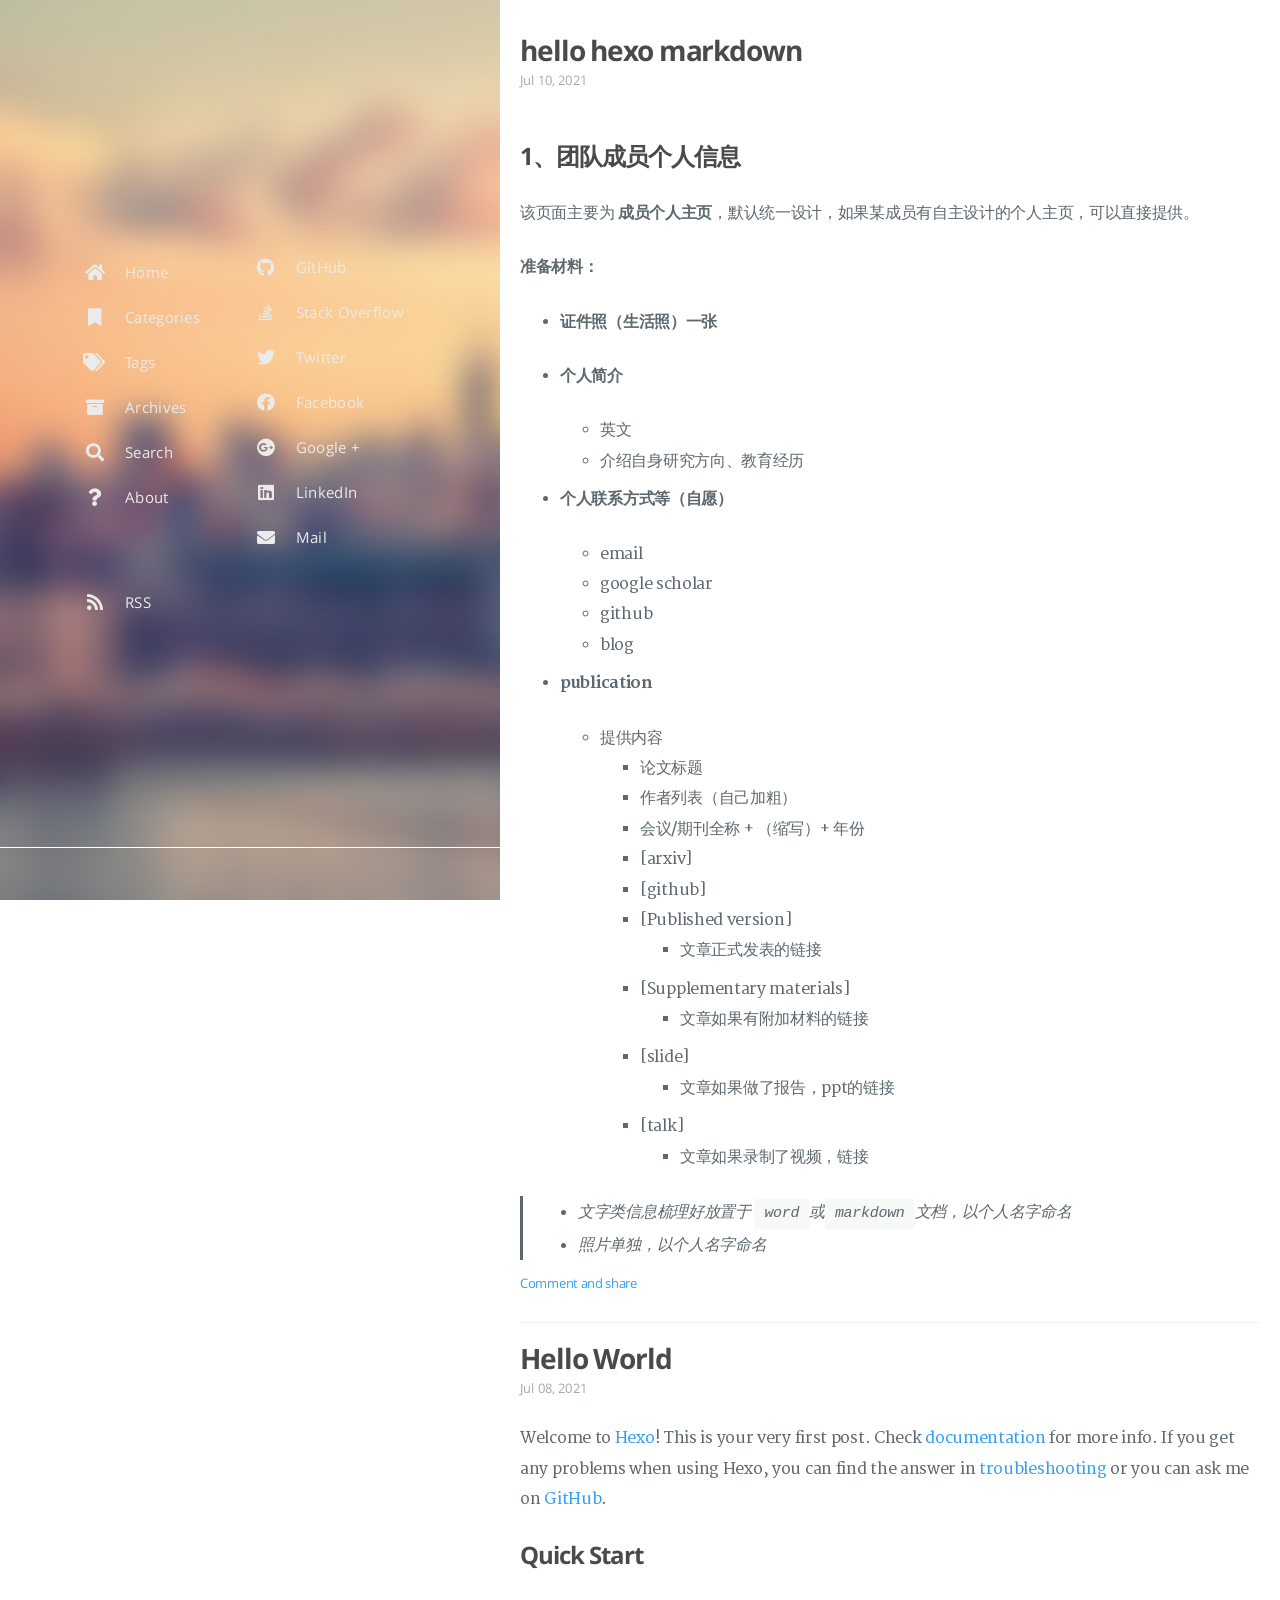
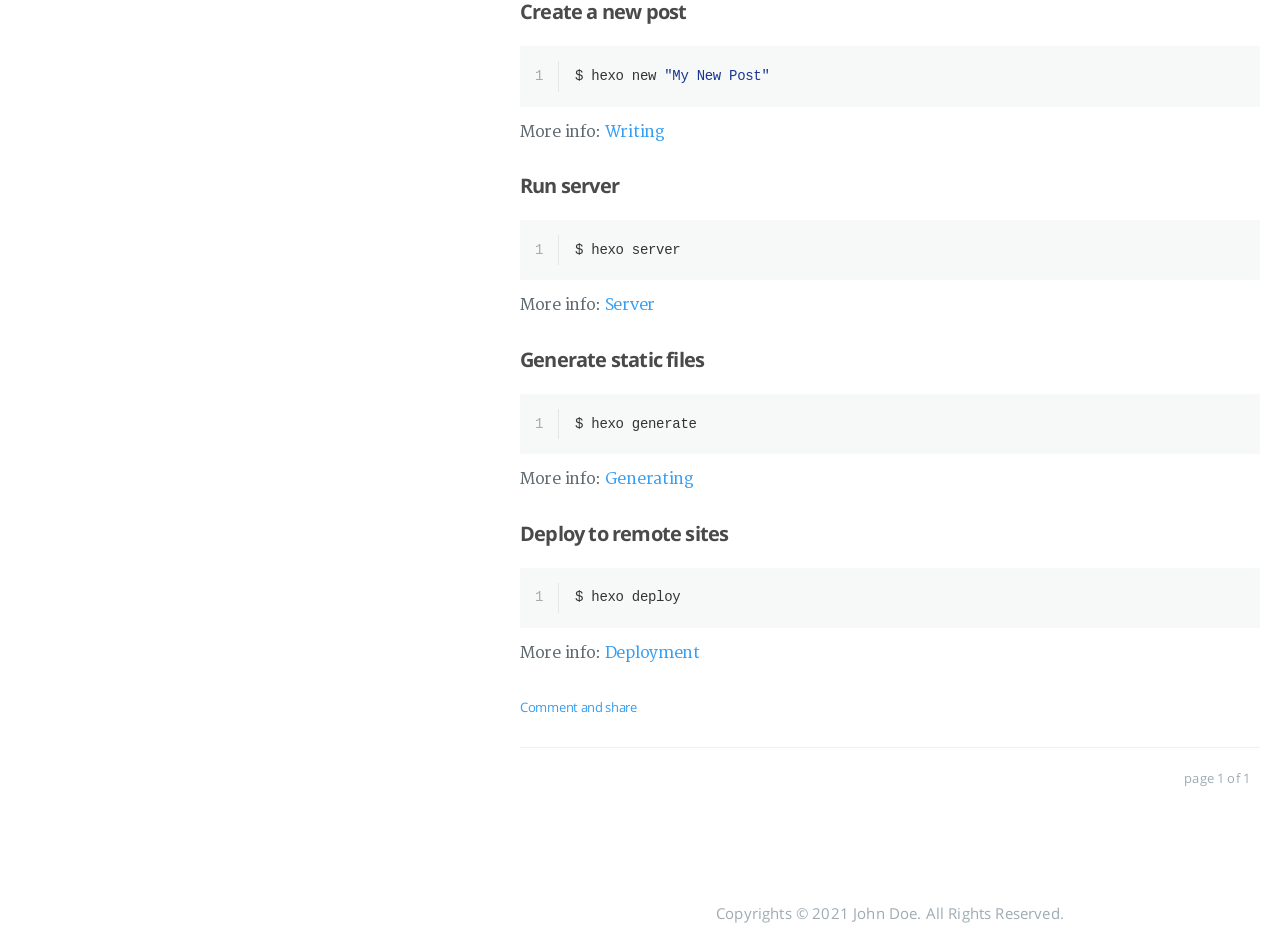
<file: index.html>
<!DOCTYPE html>
<html lang="en">
    
<head>
    <meta charset="UTF-8">
    <meta name="viewport" content="width=device-width, initial-scale=1">
    <meta name="generator" content="Hexo">
    <title>Hexo</title>
    <meta name="author" content="John Doe">
    
    
    
    <script type="application/ld+json">{"@context":"http://schema.org","@type":"Website","@id":"http://example.com","author":{"@type":"Person","name":"John Doe","sameAs":["https://github.com/","http://stackoverflow.com/users","https://twitter.com/","https://facebook.com/","https://plus.google.com/","https://www.linkedin.com/profile/","mailto"]},"name":"Hexo","description":"","url":"http://example.com"}</script>
    <meta property="og:type" content="blog">
<meta property="og:title" content="Hexo">
<meta property="og:url" content="http://example.com/index.html">
<meta property="og:site_name" content="Hexo">
<meta property="og:locale" content="en_US">
<meta property="article:author" content="John Doe">
<meta name="twitter:card" content="summary">
    
    
        
    
    
    
    
    
    <!--STYLES-->
    
<link rel="stylesheet" href="/assets/css/style-0vx0y1b4r2hgbgjntsc25ld7u2rra9zrxju12p1kp8ycnck8n7cpwuxlswwr.min.css">

    <!--STYLES END-->
    

    

    
</head>

    <body>
        <div id="blog">
            <!-- Define author's picture -->


    

<header id="header" data-behavior="1">
    <i id="btn-open-sidebar" class="fa fa-lg fa-bars"></i>
    <div class="header-title">
        <a
            class="header-title-link"
            href="/"
            aria-label=""
        >
            Hexo
        </a>
    </div>
    
        
            <a
                class="header-right-picture "
                href="#about"
                aria-label="Open the link: /#about"
            >
        
        
        </a>
    
</header>

            <!-- Define author's picture -->


<nav id="sidebar" data-behavior="1">
    <div class="sidebar-container">
        
        
            <ul class="sidebar-buttons">
            
                <li class="sidebar-button">
                    
                        <a
                            class="sidebar-button-link "
                            href="/"
                            
                            rel="noopener"
                            title="Home"
                        >
                        <i class="sidebar-button-icon fa fa-home" aria-hidden="true"></i>
                        <span class="sidebar-button-desc">Home</span>
                    </a>
            </li>
            
                <li class="sidebar-button">
                    
                        <a
                            class="sidebar-button-link "
                            href="/all-categories"
                            
                            rel="noopener"
                            title="Categories"
                        >
                        <i class="sidebar-button-icon fa fa-bookmark" aria-hidden="true"></i>
                        <span class="sidebar-button-desc">Categories</span>
                    </a>
            </li>
            
                <li class="sidebar-button">
                    
                        <a
                            class="sidebar-button-link "
                            href="/all-tags"
                            
                            rel="noopener"
                            title="Tags"
                        >
                        <i class="sidebar-button-icon fa fa-tags" aria-hidden="true"></i>
                        <span class="sidebar-button-desc">Tags</span>
                    </a>
            </li>
            
                <li class="sidebar-button">
                    
                        <a
                            class="sidebar-button-link "
                            href="/all-archives"
                            
                            rel="noopener"
                            title="Archives"
                        >
                        <i class="sidebar-button-icon fa fa-archive" aria-hidden="true"></i>
                        <span class="sidebar-button-desc">Archives</span>
                    </a>
            </li>
            
                <li class="sidebar-button">
                    
                        <a
                            class="sidebar-button-link open-algolia-search"
                            href="#search"
                            
                            rel="noopener"
                            title="Search"
                        >
                        <i class="sidebar-button-icon fa fa-search" aria-hidden="true"></i>
                        <span class="sidebar-button-desc">Search</span>
                    </a>
            </li>
            
                <li class="sidebar-button">
                    
                        <a
                            class="sidebar-button-link "
                            href="#about"
                            
                            rel="noopener"
                            title="About"
                        >
                        <i class="sidebar-button-icon fa fa-question" aria-hidden="true"></i>
                        <span class="sidebar-button-desc">About</span>
                    </a>
            </li>
            
        </ul>
        
            <ul class="sidebar-buttons">
            
                <li class="sidebar-button">
                    
                        <a
                            class="sidebar-button-link "
                            href="https://github.com/"
                            
                                target="_blank"
                            
                            rel="noopener"
                            title="GitHub"
                        >
                        <i class="sidebar-button-icon fab fa-github" aria-hidden="true"></i>
                        <span class="sidebar-button-desc">GitHub</span>
                    </a>
            </li>
            
                <li class="sidebar-button">
                    
                        <a
                            class="sidebar-button-link "
                            href="http://stackoverflow.com/users"
                            
                                target="_blank"
                            
                            rel="noopener"
                            title="Stack Overflow"
                        >
                        <i class="sidebar-button-icon fab fa-stack-overflow" aria-hidden="true"></i>
                        <span class="sidebar-button-desc">Stack Overflow</span>
                    </a>
            </li>
            
                <li class="sidebar-button">
                    
                        <a
                            class="sidebar-button-link "
                            href="https://twitter.com/"
                            
                                target="_blank"
                            
                            rel="noopener"
                            title="Twitter"
                        >
                        <i class="sidebar-button-icon fab fa-twitter" aria-hidden="true"></i>
                        <span class="sidebar-button-desc">Twitter</span>
                    </a>
            </li>
            
                <li class="sidebar-button">
                    
                        <a
                            class="sidebar-button-link "
                            href="https://facebook.com/"
                            
                                target="_blank"
                            
                            rel="noopener"
                            title="Facebook"
                        >
                        <i class="sidebar-button-icon fab fa-facebook" aria-hidden="true"></i>
                        <span class="sidebar-button-desc">Facebook</span>
                    </a>
            </li>
            
                <li class="sidebar-button">
                    
                        <a
                            class="sidebar-button-link "
                            href="https://plus.google.com/"
                            
                                target="_blank"
                            
                            rel="noopener"
                            title="Google +"
                        >
                        <i class="sidebar-button-icon fab fa-google-plus" aria-hidden="true"></i>
                        <span class="sidebar-button-desc">Google +</span>
                    </a>
            </li>
            
                <li class="sidebar-button">
                    
                        <a
                            class="sidebar-button-link "
                            href="https://www.linkedin.com/profile/"
                            
                                target="_blank"
                            
                            rel="noopener"
                            title="LinkedIn"
                        >
                        <i class="sidebar-button-icon fab fa-linkedin" aria-hidden="true"></i>
                        <span class="sidebar-button-desc">LinkedIn</span>
                    </a>
            </li>
            
                <li class="sidebar-button">
                    
                        <a
                            class="sidebar-button-link "
                            href="/mailto"
                            
                            rel="noopener"
                            title="Mail"
                        >
                        <i class="sidebar-button-icon fa fa-envelope" aria-hidden="true"></i>
                        <span class="sidebar-button-desc">Mail</span>
                    </a>
            </li>
            
        </ul>
        
            <ul class="sidebar-buttons">
            
                <li class="sidebar-button">
                    
                        <a
                            class="sidebar-button-link "
                            href="/atom.xml"
                            
                            rel="noopener"
                            title="RSS"
                        >
                        <i class="sidebar-button-icon fa fa-rss" aria-hidden="true"></i>
                        <span class="sidebar-button-desc">RSS</span>
                    </a>
            </li>
            
        </ul>
        
    </div>
</nav>

            
            <div id="main" data-behavior="1"
                 class="
                        hasCoverMetaIn
                        ">
                <section class="postShorten-group main-content-wrap">
    
    
    <article class="postShorten postShorten--thumbnailimg-bottom">
        <div class="postShorten-wrap">
            
            <div class="postShorten-header">
                <h1 class="postShorten-title">
                    
                        <a
                            class="link-unstyled"
                            href="/2021/07/10/hello-hexo-markdown/"
                            aria-label=": hello hexo markdown"
                        >
                            hello hexo markdown
                        </a>
                    
                </h1>
                <div class="postShorten-meta">
    <time datetime="2021-07-10T14:06:14+08:00">
	
		    Jul 10, 2021
    	
    </time>
    
</div>

            </div>
            
                <div class="postShorten-content">
                    <h2 id="1、团队成员个人信息"><a href="#1、团队成员个人信息" class="headerlink" title="1、团队成员个人信息"></a>1、团队成员个人信息</h2><p>该页面主要为 <strong>成员个人主页</strong>，默认统一设计，如果某成员有自主设计的个人主页，可以直接提供。</p>
<p><strong>准备材料：</strong></p>
<ul>
<li><p><strong>证件照（生活照）一张</strong></p>
</li>
<li><p><strong>个人简介</strong></p>
<ul>
<li>英文</li>
<li>介绍自身研究方向、教育经历</li>
</ul>
</li>
<li><p><strong>个人联系方式等（自愿）</strong></p>
<ul>
<li>email</li>
<li>google scholar</li>
<li>github</li>
<li>blog</li>
</ul>
</li>
<li><p><strong>publication</strong></p>
<ul>
<li>提供内容<ul>
<li>论文标题</li>
<li>作者列表（自己加粗）</li>
<li>会议/期刊全称 + （缩写）+ 年份</li>
<li>[arxiv] </li>
<li>[github]</li>
<li>[Published version] <ul>
<li>文章正式发表的链接</li>
</ul>
</li>
<li>[Supplementary materials]<ul>
<li>文章如果有附加材料的链接</li>
</ul>
</li>
<li>[slide]<ul>
<li>文章如果做了报告，ppt的链接</li>
</ul>
</li>
<li>[talk]<ul>
<li>文章如果录制了视频，链接</li>
</ul>
</li>
</ul>
</li>
</ul>
</li>
</ul>
<blockquote>
<ul>
<li>文字类信息梳理好放置于 <code>word</code>或<code>markdown</code>文档，以个人名字命名</li>
<li>照片单独，以个人名字命名</li>
</ul>
</blockquote>

                    
                        


                    
                    
                        <p>
                            <a
                                href="/2021/07/10/hello-hexo-markdown/#post-footer"
                                class="postShorten-excerpt_link link"
                                aria-label=""
                            >
                                Comment and share
                            </a>
                        </p>
                    
                </div>
            
        </div>
        
    </article>
    
    
    <article class="postShorten postShorten--thumbnailimg-bottom">
        <div class="postShorten-wrap">
            
            <div class="postShorten-header">
                <h1 class="postShorten-title">
                    
                        <a
                            class="link-unstyled"
                            href="/2021/07/08/hello-world/"
                            aria-label=": Hello World"
                        >
                            Hello World
                        </a>
                    
                </h1>
                <div class="postShorten-meta">
    <time datetime="2021-07-08T10:15:32+08:00">
	
		    Jul 08, 2021
    	
    </time>
    
</div>

            </div>
            
                <div class="postShorten-content">
                    <p>Welcome to <a target="_blank" rel="noopener" href="https://hexo.io/">Hexo</a>! This is your very first post. Check <a target="_blank" rel="noopener" href="https://hexo.io/docs/">documentation</a> for more info. If you get any problems when using Hexo, you can find the answer in <a target="_blank" rel="noopener" href="https://hexo.io/docs/troubleshooting.html">troubleshooting</a> or you can ask me on <a target="_blank" rel="noopener" href="https://github.com/hexojs/hexo/issues">GitHub</a>.</p>
<h2 id="Quick-Start"><a href="#Quick-Start" class="headerlink" title="Quick Start"></a>Quick Start</h2><h3 id="Create-a-new-post"><a href="#Create-a-new-post" class="headerlink" title="Create a new post"></a>Create a new post</h3><figure class="highlight bash"><table><tr><td class="gutter"><pre><span class="line">1</span><br></pre></td><td class="code"><pre><span class="line">$ hexo new <span class="string">&quot;My New Post&quot;</span></span><br></pre></td></tr></table></figure>

<p>More info: <a target="_blank" rel="noopener" href="https://hexo.io/docs/writing.html">Writing</a></p>
<h3 id="Run-server"><a href="#Run-server" class="headerlink" title="Run server"></a>Run server</h3><figure class="highlight bash"><table><tr><td class="gutter"><pre><span class="line">1</span><br></pre></td><td class="code"><pre><span class="line">$ hexo server</span><br></pre></td></tr></table></figure>

<p>More info: <a target="_blank" rel="noopener" href="https://hexo.io/docs/server.html">Server</a></p>
<h3 id="Generate-static-files"><a href="#Generate-static-files" class="headerlink" title="Generate static files"></a>Generate static files</h3><figure class="highlight bash"><table><tr><td class="gutter"><pre><span class="line">1</span><br></pre></td><td class="code"><pre><span class="line">$ hexo generate</span><br></pre></td></tr></table></figure>

<p>More info: <a target="_blank" rel="noopener" href="https://hexo.io/docs/generating.html">Generating</a></p>
<h3 id="Deploy-to-remote-sites"><a href="#Deploy-to-remote-sites" class="headerlink" title="Deploy to remote sites"></a>Deploy to remote sites</h3><figure class="highlight bash"><table><tr><td class="gutter"><pre><span class="line">1</span><br></pre></td><td class="code"><pre><span class="line">$ hexo deploy</span><br></pre></td></tr></table></figure>

<p>More info: <a target="_blank" rel="noopener" href="https://hexo.io/docs/one-command-deployment.html">Deployment</a></p>

                    
                        


                    
                    
                        <p>
                            <a
                                href="/2021/07/08/hello-world/#post-footer"
                                class="postShorten-excerpt_link link"
                                aria-label=""
                            >
                                Comment and share
                            </a>
                        </p>
                    
                </div>
            
        </div>
        
    </article>
    
    <div class="pagination-bar">
    <ul class="pagination">
        
        
        <li class="pagination-number">page 1 of 1</li>
    </ul>
</div>

</section>


                <footer id="footer" class="main-content-wrap">
    <span class="copyrights">
        Copyrights &copy; 2021 John Doe. All Rights Reserved.
    </span>
</footer>

            </div>
            
        </div>
        


<div id="about">
    <div id="about-card">
        <div id="about-btn-close">
            <i class="fa fa-times"></i>
        </div>
        
            <h4 id="about-card-name">John Doe</h4>
        
            <div id="about-card-bio"><p>author.bio</p>
</div>
        
        
            <div id="about-card-job">
                <i class="fa fa-briefcase"></i>
                <br/>
                <p>author.job</p>

            </div>
        
        
    </div>
</div>

        
        
<div id="cover" style="background-image:url('/assets/images/cover.jpg');"></div>
        <!--SCRIPTS-->

<script src="/assets/js/script-9dwob63skpbcmeug5smx0tuoi9j66sajlagkvcofuxsrm4y6jspctwbn5pki.min.js"></script>

<!--SCRIPTS END-->





    </body>
</html>
</file>
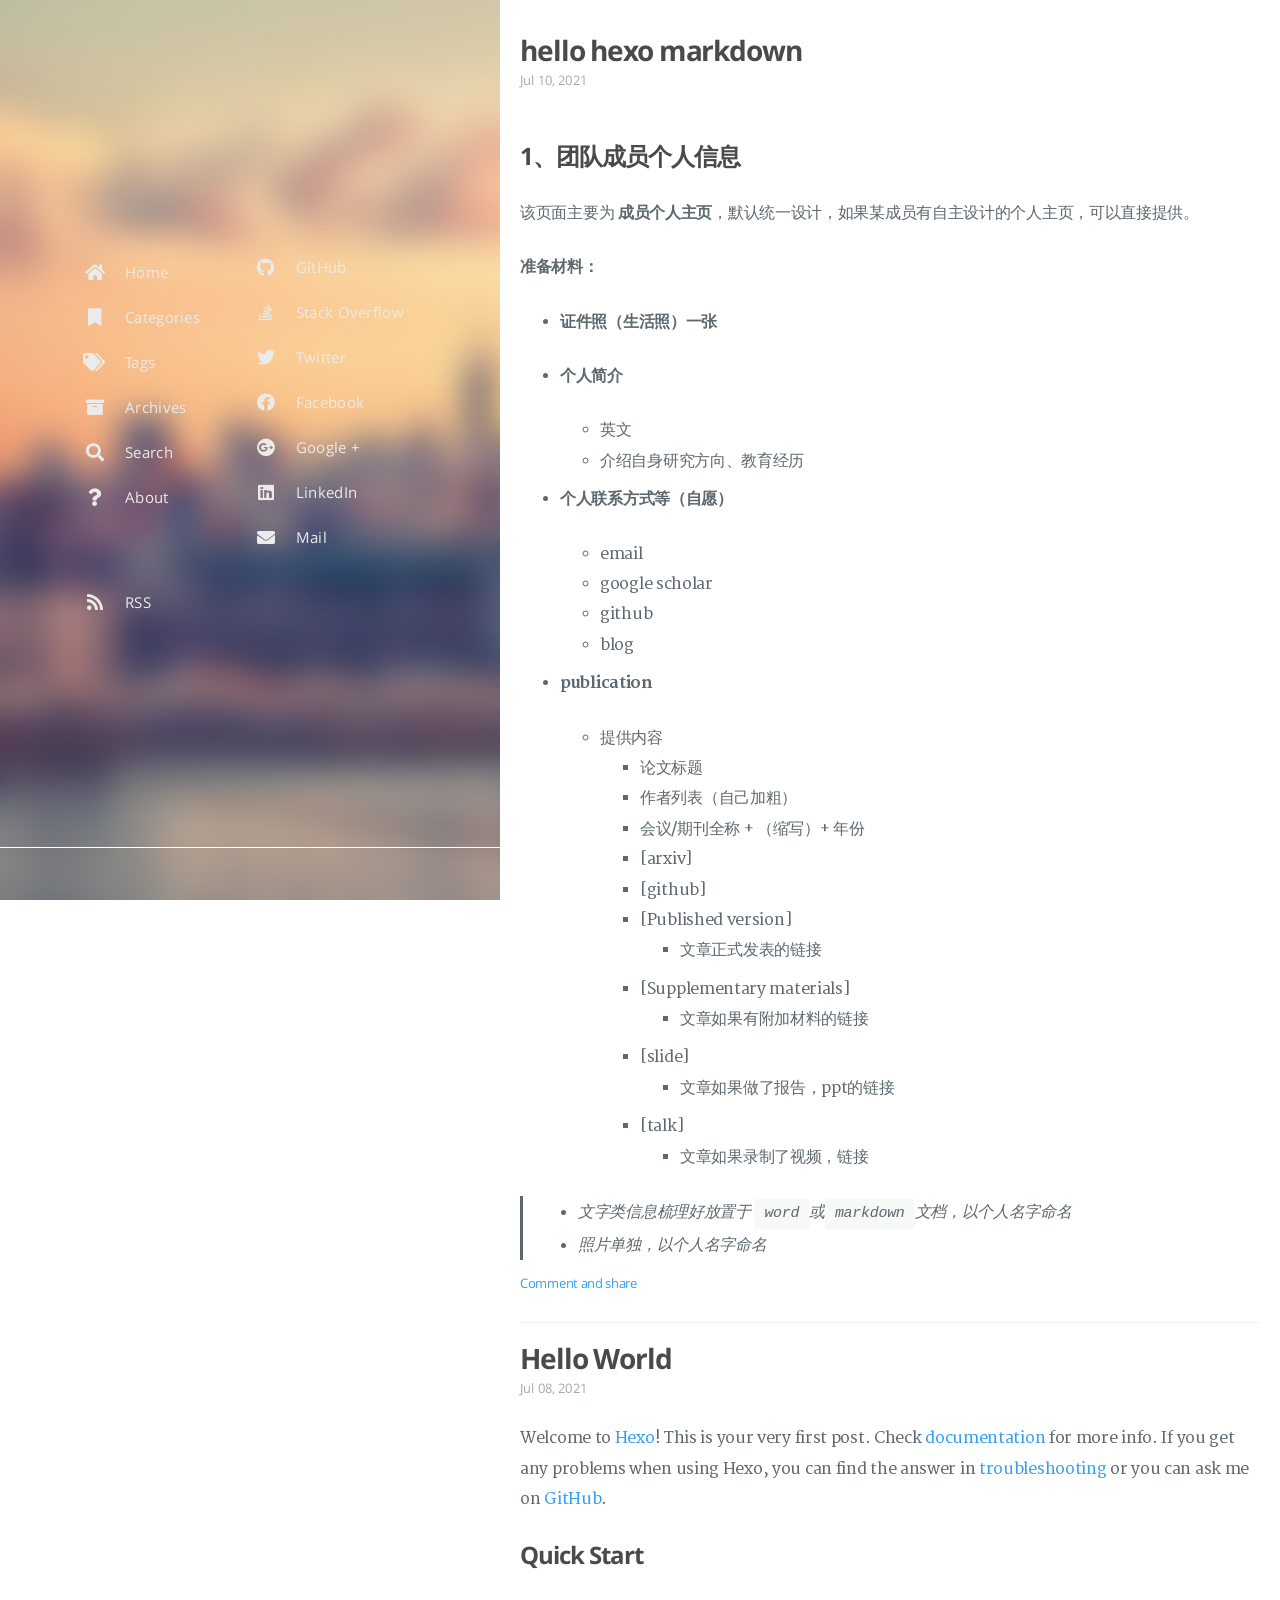
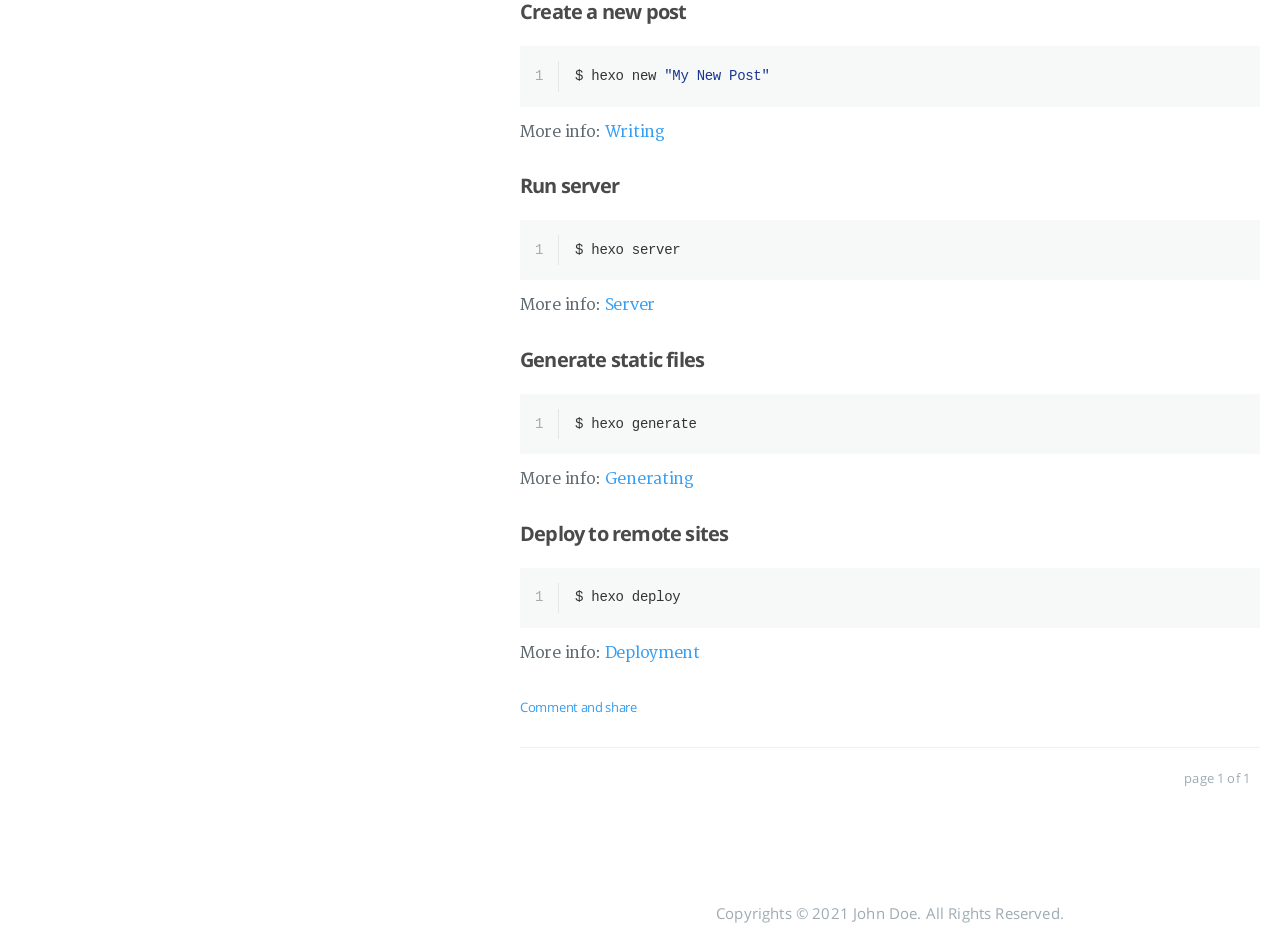
<file: archives/index.html>
<!DOCTYPE html>
<html lang="en">
    
<head>
    <meta charset="UTF-8">
    <meta name="viewport" content="width=device-width, initial-scale=1">
    <meta name="generator" content="Hexo">
    <title>Archives - Hexo</title>
    <meta name="author" content="John Doe">
    
    
    
    <script type="application/ld+json">{}</script>
    <meta property="og:type" content="blog">
<meta property="og:title" content="Hexo">
<meta property="og:url" content="http://example.com/archives/index.html">
<meta property="og:site_name" content="Hexo">
<meta property="og:locale" content="en_US">
<meta property="article:author" content="John Doe">
<meta name="twitter:card" content="summary">
    
    
        
    
    
    
    
    
    <!--STYLES-->
    
<link rel="stylesheet" href="/assets/css/style-0vx0y1b4r2hgbgjntsc25ld7u2rra9zrxju12p1kp8ycnck8n7cpwuxlswwr.min.css">

    <!--STYLES END-->
    

    

    
</head>

    <body>
        <div id="blog">
            <!-- Define author's picture -->


    

<header id="header" data-behavior="1">
    <i id="btn-open-sidebar" class="fa fa-lg fa-bars"></i>
    <div class="header-title">
        <a
            class="header-title-link"
            href="/"
            aria-label=""
        >
            Hexo
        </a>
    </div>
    
        
            <a
                class="header-right-picture "
                href="#about"
                aria-label="Open the link: /#about"
            >
        
        
        </a>
    
</header>

            <!-- Define author's picture -->


<nav id="sidebar" data-behavior="1">
    <div class="sidebar-container">
        
        
            <ul class="sidebar-buttons">
            
                <li class="sidebar-button">
                    
                        <a
                            class="sidebar-button-link "
                            href="/"
                            
                            rel="noopener"
                            title="Home"
                        >
                        <i class="sidebar-button-icon fa fa-home" aria-hidden="true"></i>
                        <span class="sidebar-button-desc">Home</span>
                    </a>
            </li>
            
                <li class="sidebar-button">
                    
                        <a
                            class="sidebar-button-link "
                            href="/all-categories"
                            
                            rel="noopener"
                            title="Categories"
                        >
                        <i class="sidebar-button-icon fa fa-bookmark" aria-hidden="true"></i>
                        <span class="sidebar-button-desc">Categories</span>
                    </a>
            </li>
            
                <li class="sidebar-button">
                    
                        <a
                            class="sidebar-button-link "
                            href="/all-tags"
                            
                            rel="noopener"
                            title="Tags"
                        >
                        <i class="sidebar-button-icon fa fa-tags" aria-hidden="true"></i>
                        <span class="sidebar-button-desc">Tags</span>
                    </a>
            </li>
            
                <li class="sidebar-button">
                    
                        <a
                            class="sidebar-button-link "
                            href="/all-archives"
                            
                            rel="noopener"
                            title="Archives"
                        >
                        <i class="sidebar-button-icon fa fa-archive" aria-hidden="true"></i>
                        <span class="sidebar-button-desc">Archives</span>
                    </a>
            </li>
            
                <li class="sidebar-button">
                    
                        <a
                            class="sidebar-button-link open-algolia-search"
                            href="#search"
                            
                            rel="noopener"
                            title="Search"
                        >
                        <i class="sidebar-button-icon fa fa-search" aria-hidden="true"></i>
                        <span class="sidebar-button-desc">Search</span>
                    </a>
            </li>
            
                <li class="sidebar-button">
                    
                        <a
                            class="sidebar-button-link "
                            href="#about"
                            
                            rel="noopener"
                            title="About"
                        >
                        <i class="sidebar-button-icon fa fa-question" aria-hidden="true"></i>
                        <span class="sidebar-button-desc">About</span>
                    </a>
            </li>
            
        </ul>
        
            <ul class="sidebar-buttons">
            
                <li class="sidebar-button">
                    
                        <a
                            class="sidebar-button-link "
                            href="https://github.com/"
                            
                                target="_blank"
                            
                            rel="noopener"
                            title="GitHub"
                        >
                        <i class="sidebar-button-icon fab fa-github" aria-hidden="true"></i>
                        <span class="sidebar-button-desc">GitHub</span>
                    </a>
            </li>
            
                <li class="sidebar-button">
                    
                        <a
                            class="sidebar-button-link "
                            href="http://stackoverflow.com/users"
                            
                                target="_blank"
                            
                            rel="noopener"
                            title="Stack Overflow"
                        >
                        <i class="sidebar-button-icon fab fa-stack-overflow" aria-hidden="true"></i>
                        <span class="sidebar-button-desc">Stack Overflow</span>
                    </a>
            </li>
            
                <li class="sidebar-button">
                    
                        <a
                            class="sidebar-button-link "
                            href="https://twitter.com/"
                            
                                target="_blank"
                            
                            rel="noopener"
                            title="Twitter"
                        >
                        <i class="sidebar-button-icon fab fa-twitter" aria-hidden="true"></i>
                        <span class="sidebar-button-desc">Twitter</span>
                    </a>
            </li>
            
                <li class="sidebar-button">
                    
                        <a
                            class="sidebar-button-link "
                            href="https://facebook.com/"
                            
                                target="_blank"
                            
                            rel="noopener"
                            title="Facebook"
                        >
                        <i class="sidebar-button-icon fab fa-facebook" aria-hidden="true"></i>
                        <span class="sidebar-button-desc">Facebook</span>
                    </a>
            </li>
            
                <li class="sidebar-button">
                    
                        <a
                            class="sidebar-button-link "
                            href="https://plus.google.com/"
                            
                                target="_blank"
                            
                            rel="noopener"
                            title="Google +"
                        >
                        <i class="sidebar-button-icon fab fa-google-plus" aria-hidden="true"></i>
                        <span class="sidebar-button-desc">Google +</span>
                    </a>
            </li>
            
                <li class="sidebar-button">
                    
                        <a
                            class="sidebar-button-link "
                            href="https://www.linkedin.com/profile/"
                            
                                target="_blank"
                            
                            rel="noopener"
                            title="LinkedIn"
                        >
                        <i class="sidebar-button-icon fab fa-linkedin" aria-hidden="true"></i>
                        <span class="sidebar-button-desc">LinkedIn</span>
                    </a>
            </li>
            
                <li class="sidebar-button">
                    
                        <a
                            class="sidebar-button-link "
                            href="/mailto"
                            
                            rel="noopener"
                            title="Mail"
                        >
                        <i class="sidebar-button-icon fa fa-envelope" aria-hidden="true"></i>
                        <span class="sidebar-button-desc">Mail</span>
                    </a>
            </li>
            
        </ul>
        
            <ul class="sidebar-buttons">
            
                <li class="sidebar-button">
                    
                        <a
                            class="sidebar-button-link "
                            href="/atom.xml"
                            
                            rel="noopener"
                            title="RSS"
                        >
                        <i class="sidebar-button-icon fa fa-rss" aria-hidden="true"></i>
                        <span class="sidebar-button-desc">RSS</span>
                    </a>
            </li>
            
        </ul>
        
    </div>
</nav>

            
            <div id="main" data-behavior="1"
                 class="
                        hasCoverMetaIn
                        ">
                
    <section class="postShorten-group main-content-wrap">
    
    
    <article class="postShorten postShorten--thumbnailimg-bottom">
        <div class="postShorten-wrap">
            
            <div class="postShorten-header">
                <h1 class="postShorten-title">
                    
                        <a
                            class="link-unstyled"
                            href="/2021/07/10/hello-hexo-markdown/"
                            aria-label=": hello hexo markdown"
                        >
                            hello hexo markdown
                        </a>
                    
                </h1>
                <div class="postShorten-meta">
    <time datetime="2021-07-10T14:06:14+08:00">
	
		    Jul 10, 2021
    	
    </time>
    
</div>

            </div>
            
                <div class="postShorten-content">
                    <h2 id="1、团队成员个人信息"><a href="#1、团队成员个人信息" class="headerlink" title="1、团队成员个人信息"></a>1、团队成员个人信息</h2><p>该页面主要为 <strong>成员个人主页</strong>，默认统一设计，如果某成员有自主设计的个人主页，可以直接提供。</p>
<p><strong>准备材料：</strong></p>
<ul>
<li><p><strong>证件照（生活照）一张</strong></p>
</li>
<li><p><strong>个人简介</strong></p>
<ul>
<li>英文</li>
<li>介绍自身研究方向、教育经历</li>
</ul>
</li>
<li><p><strong>个人联系方式等（自愿）</strong></p>
<ul>
<li>email</li>
<li>google scholar</li>
<li>github</li>
<li>blog</li>
</ul>
</li>
<li><p><strong>publication</strong></p>
<ul>
<li>提供内容<ul>
<li>论文标题</li>
<li>作者列表（自己加粗）</li>
<li>会议/期刊全称 + （缩写）+ 年份</li>
<li>[arxiv] </li>
<li>[github]</li>
<li>[Published version] <ul>
<li>文章正式发表的链接</li>
</ul>
</li>
<li>[Supplementary materials]<ul>
<li>文章如果有附加材料的链接</li>
</ul>
</li>
<li>[slide]<ul>
<li>文章如果做了报告，ppt的链接</li>
</ul>
</li>
<li>[talk]<ul>
<li>文章如果录制了视频，链接</li>
</ul>
</li>
</ul>
</li>
</ul>
</li>
</ul>
<blockquote>
<ul>
<li>文字类信息梳理好放置于 <code>word</code>或<code>markdown</code>文档，以个人名字命名</li>
<li>照片单独，以个人名字命名</li>
</ul>
</blockquote>

                    
                        


                    
                    
                        <p>
                            <a
                                href="/2021/07/10/hello-hexo-markdown/#post-footer"
                                class="postShorten-excerpt_link link"
                                aria-label=""
                            >
                                Comment and share
                            </a>
                        </p>
                    
                </div>
            
        </div>
        
    </article>
    
    
    <article class="postShorten postShorten--thumbnailimg-bottom">
        <div class="postShorten-wrap">
            
            <div class="postShorten-header">
                <h1 class="postShorten-title">
                    
                        <a
                            class="link-unstyled"
                            href="/2021/07/08/hello-world/"
                            aria-label=": Hello World"
                        >
                            Hello World
                        </a>
                    
                </h1>
                <div class="postShorten-meta">
    <time datetime="2021-07-08T10:15:32+08:00">
	
		    Jul 08, 2021
    	
    </time>
    
</div>

            </div>
            
                <div class="postShorten-content">
                    <p>Welcome to <a target="_blank" rel="noopener" href="https://hexo.io/">Hexo</a>! This is your very first post. Check <a target="_blank" rel="noopener" href="https://hexo.io/docs/">documentation</a> for more info. If you get any problems when using Hexo, you can find the answer in <a target="_blank" rel="noopener" href="https://hexo.io/docs/troubleshooting.html">troubleshooting</a> or you can ask me on <a target="_blank" rel="noopener" href="https://github.com/hexojs/hexo/issues">GitHub</a>.</p>
<h2 id="Quick-Start"><a href="#Quick-Start" class="headerlink" title="Quick Start"></a>Quick Start</h2><h3 id="Create-a-new-post"><a href="#Create-a-new-post" class="headerlink" title="Create a new post"></a>Create a new post</h3><figure class="highlight bash"><table><tr><td class="gutter"><pre><span class="line">1</span><br></pre></td><td class="code"><pre><span class="line">$ hexo new <span class="string">&quot;My New Post&quot;</span></span><br></pre></td></tr></table></figure>

<p>More info: <a target="_blank" rel="noopener" href="https://hexo.io/docs/writing.html">Writing</a></p>
<h3 id="Run-server"><a href="#Run-server" class="headerlink" title="Run server"></a>Run server</h3><figure class="highlight bash"><table><tr><td class="gutter"><pre><span class="line">1</span><br></pre></td><td class="code"><pre><span class="line">$ hexo server</span><br></pre></td></tr></table></figure>

<p>More info: <a target="_blank" rel="noopener" href="https://hexo.io/docs/server.html">Server</a></p>
<h3 id="Generate-static-files"><a href="#Generate-static-files" class="headerlink" title="Generate static files"></a>Generate static files</h3><figure class="highlight bash"><table><tr><td class="gutter"><pre><span class="line">1</span><br></pre></td><td class="code"><pre><span class="line">$ hexo generate</span><br></pre></td></tr></table></figure>

<p>More info: <a target="_blank" rel="noopener" href="https://hexo.io/docs/generating.html">Generating</a></p>
<h3 id="Deploy-to-remote-sites"><a href="#Deploy-to-remote-sites" class="headerlink" title="Deploy to remote sites"></a>Deploy to remote sites</h3><figure class="highlight bash"><table><tr><td class="gutter"><pre><span class="line">1</span><br></pre></td><td class="code"><pre><span class="line">$ hexo deploy</span><br></pre></td></tr></table></figure>

<p>More info: <a target="_blank" rel="noopener" href="https://hexo.io/docs/one-command-deployment.html">Deployment</a></p>

                    
                        


                    
                    
                        <p>
                            <a
                                href="/2021/07/08/hello-world/#post-footer"
                                class="postShorten-excerpt_link link"
                                aria-label=""
                            >
                                Comment and share
                            </a>
                        </p>
                    
                </div>
            
        </div>
        
    </article>
    
    <div class="pagination-bar">
    <ul class="pagination">
        
        
        <li class="pagination-number">page 1 of 1</li>
    </ul>
</div>

</section>



                <footer id="footer" class="main-content-wrap">
    <span class="copyrights">
        Copyrights &copy; 2021 John Doe. All Rights Reserved.
    </span>
</footer>

            </div>
            
        </div>
        


<div id="about">
    <div id="about-card">
        <div id="about-btn-close">
            <i class="fa fa-times"></i>
        </div>
        
            <h4 id="about-card-name">John Doe</h4>
        
            <div id="about-card-bio"><p>author.bio</p>
</div>
        
        
            <div id="about-card-job">
                <i class="fa fa-briefcase"></i>
                <br/>
                <p>author.job</p>

            </div>
        
        
    </div>
</div>

        
        
<div id="cover" style="background-image:url('/assets/images/cover.jpg');"></div>
        <!--SCRIPTS-->

<script src="/assets/js/script-9dwob63skpbcmeug5smx0tuoi9j66sajlagkvcofuxsrm4y6jspctwbn5pki.min.js"></script>

<!--SCRIPTS END-->





    </body>
</html>
</file>
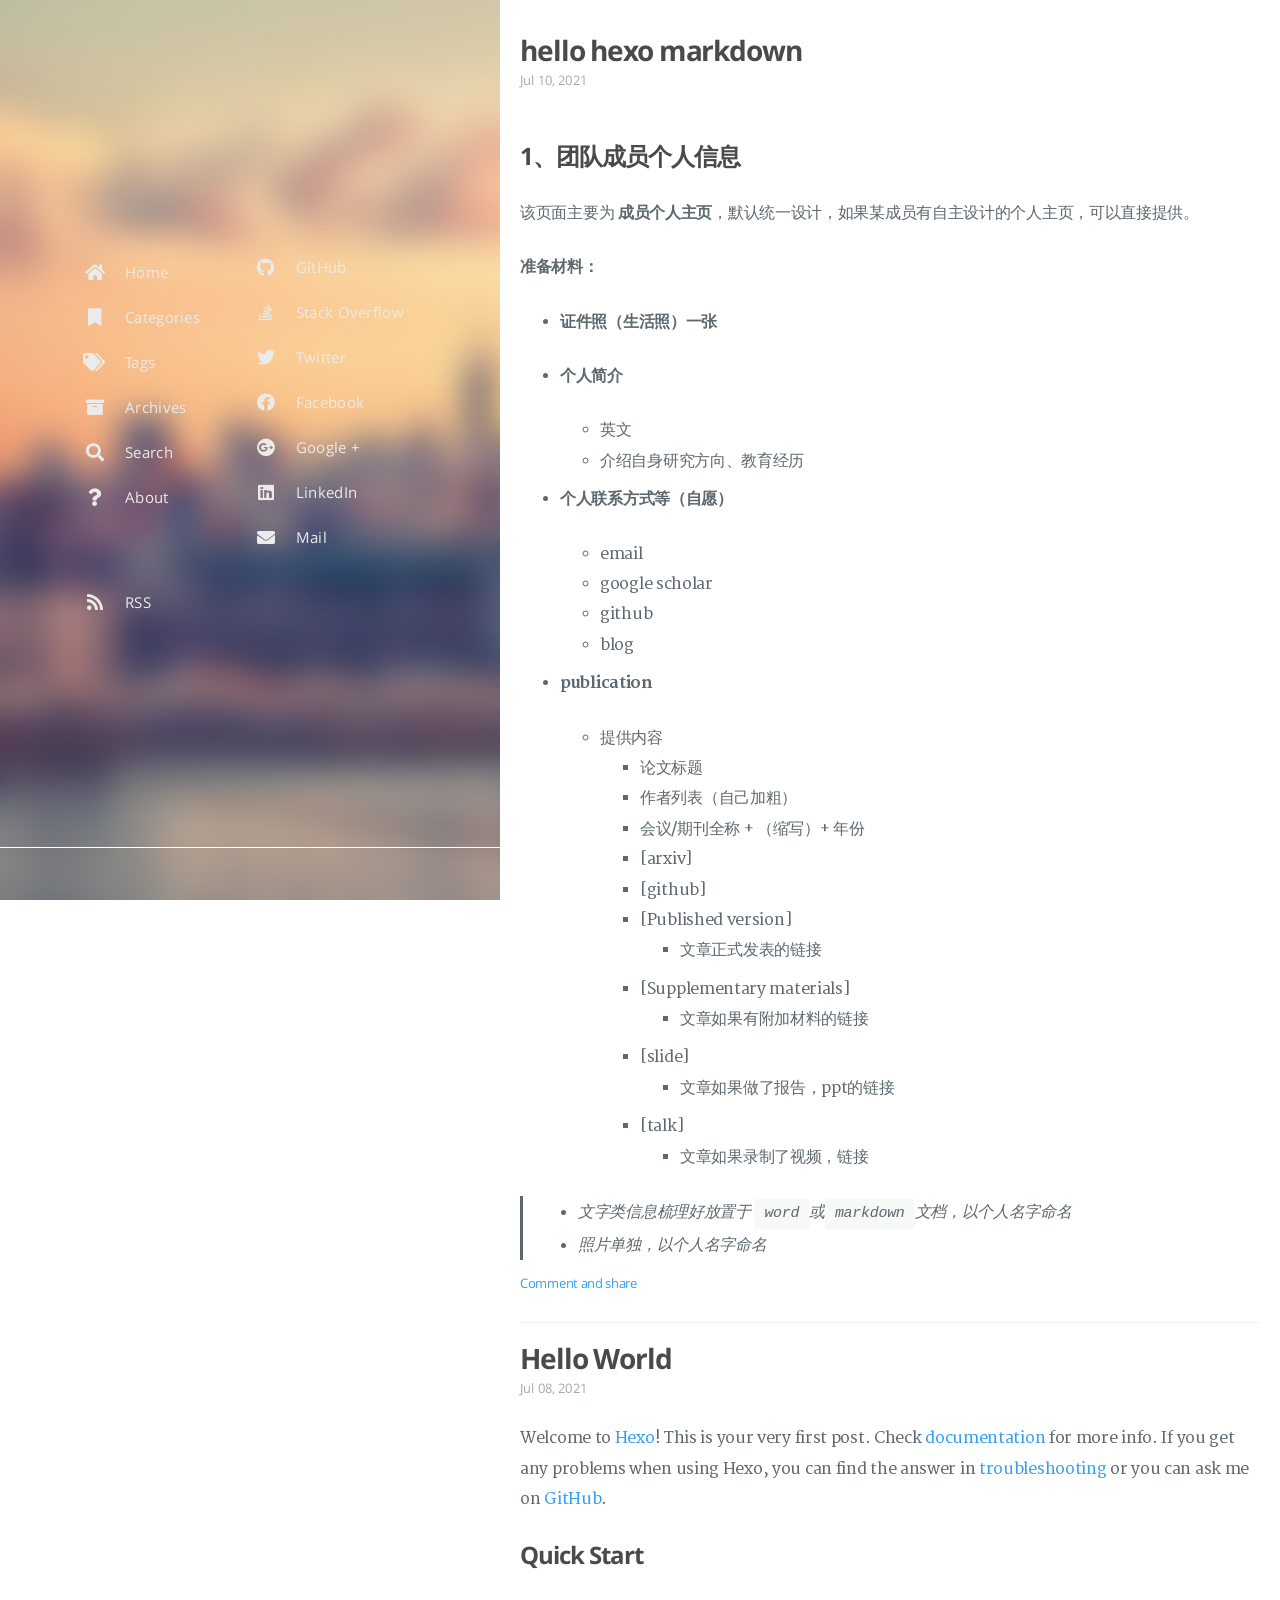
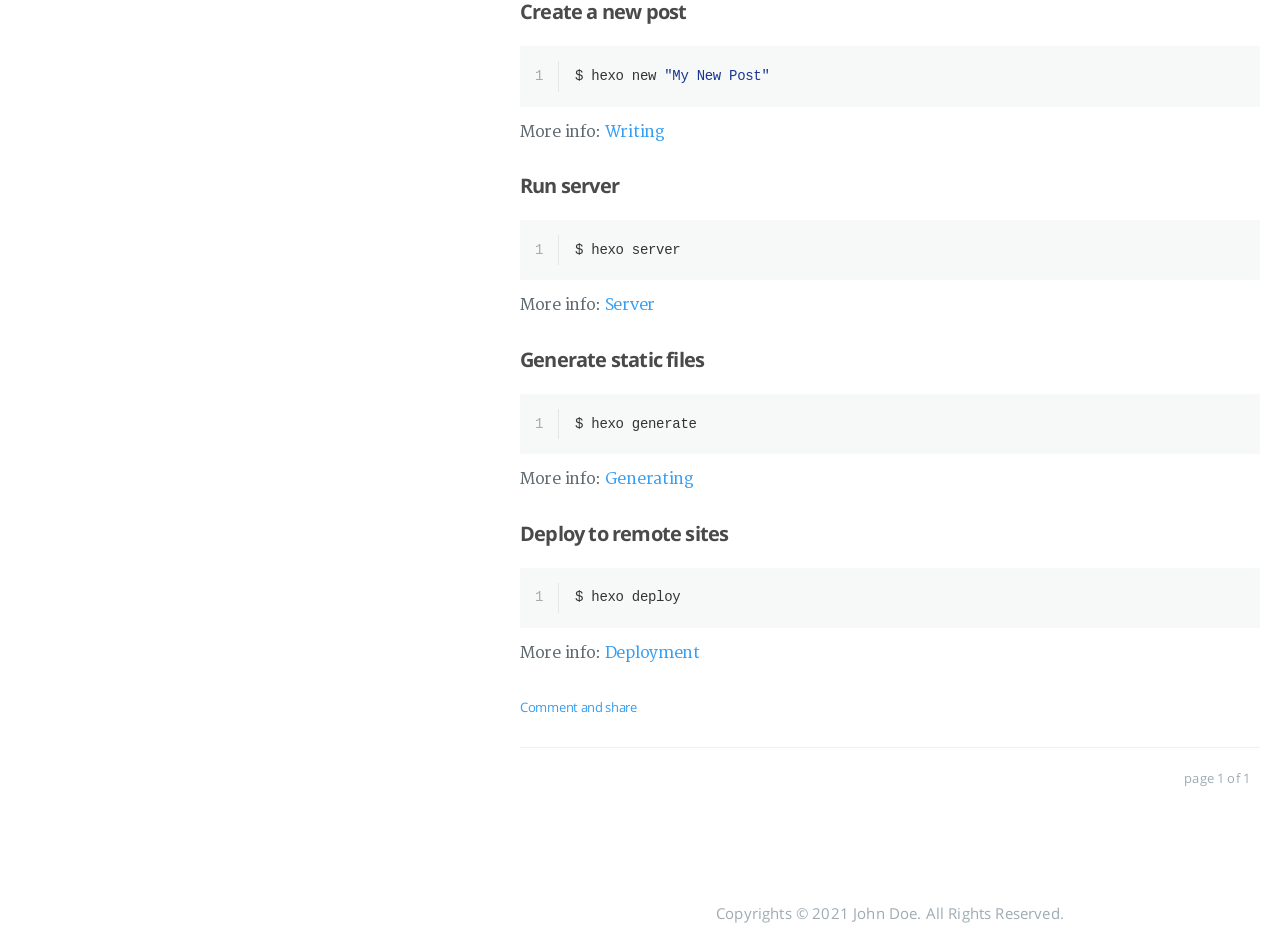
<file: archives/2021/index.html>
<!DOCTYPE html>
<html lang="en">
    
<head>
    <meta charset="UTF-8">
    <meta name="viewport" content="width=device-width, initial-scale=1">
    <meta name="generator" content="Hexo">
    <title>Archives: 2021 - Hexo</title>
    <meta name="author" content="John Doe">
    
    
    
    <script type="application/ld+json">{}</script>
    <meta property="og:type" content="blog">
<meta property="og:title" content="Hexo">
<meta property="og:url" content="http://example.com/archives/2021/index.html">
<meta property="og:site_name" content="Hexo">
<meta property="og:locale" content="en_US">
<meta property="article:author" content="John Doe">
<meta name="twitter:card" content="summary">
    
    
        
    
    
    
    
    
    <!--STYLES-->
    
<link rel="stylesheet" href="/assets/css/style-0vx0y1b4r2hgbgjntsc25ld7u2rra9zrxju12p1kp8ycnck8n7cpwuxlswwr.min.css">

    <!--STYLES END-->
    

    

    
</head>

    <body>
        <div id="blog">
            <!-- Define author's picture -->


    

<header id="header" data-behavior="1">
    <i id="btn-open-sidebar" class="fa fa-lg fa-bars"></i>
    <div class="header-title">
        <a
            class="header-title-link"
            href="/"
            aria-label=""
        >
            Hexo
        </a>
    </div>
    
        
            <a
                class="header-right-picture "
                href="#about"
                aria-label="Open the link: /#about"
            >
        
        
        </a>
    
</header>

            <!-- Define author's picture -->


<nav id="sidebar" data-behavior="1">
    <div class="sidebar-container">
        
        
            <ul class="sidebar-buttons">
            
                <li class="sidebar-button">
                    
                        <a
                            class="sidebar-button-link "
                            href="/"
                            
                            rel="noopener"
                            title="Home"
                        >
                        <i class="sidebar-button-icon fa fa-home" aria-hidden="true"></i>
                        <span class="sidebar-button-desc">Home</span>
                    </a>
            </li>
            
                <li class="sidebar-button">
                    
                        <a
                            class="sidebar-button-link "
                            href="/all-categories"
                            
                            rel="noopener"
                            title="Categories"
                        >
                        <i class="sidebar-button-icon fa fa-bookmark" aria-hidden="true"></i>
                        <span class="sidebar-button-desc">Categories</span>
                    </a>
            </li>
            
                <li class="sidebar-button">
                    
                        <a
                            class="sidebar-button-link "
                            href="/all-tags"
                            
                            rel="noopener"
                            title="Tags"
                        >
                        <i class="sidebar-button-icon fa fa-tags" aria-hidden="true"></i>
                        <span class="sidebar-button-desc">Tags</span>
                    </a>
            </li>
            
                <li class="sidebar-button">
                    
                        <a
                            class="sidebar-button-link "
                            href="/all-archives"
                            
                            rel="noopener"
                            title="Archives"
                        >
                        <i class="sidebar-button-icon fa fa-archive" aria-hidden="true"></i>
                        <span class="sidebar-button-desc">Archives</span>
                    </a>
            </li>
            
                <li class="sidebar-button">
                    
                        <a
                            class="sidebar-button-link open-algolia-search"
                            href="#search"
                            
                            rel="noopener"
                            title="Search"
                        >
                        <i class="sidebar-button-icon fa fa-search" aria-hidden="true"></i>
                        <span class="sidebar-button-desc">Search</span>
                    </a>
            </li>
            
                <li class="sidebar-button">
                    
                        <a
                            class="sidebar-button-link "
                            href="#about"
                            
                            rel="noopener"
                            title="About"
                        >
                        <i class="sidebar-button-icon fa fa-question" aria-hidden="true"></i>
                        <span class="sidebar-button-desc">About</span>
                    </a>
            </li>
            
        </ul>
        
            <ul class="sidebar-buttons">
            
                <li class="sidebar-button">
                    
                        <a
                            class="sidebar-button-link "
                            href="https://github.com/"
                            
                                target="_blank"
                            
                            rel="noopener"
                            title="GitHub"
                        >
                        <i class="sidebar-button-icon fab fa-github" aria-hidden="true"></i>
                        <span class="sidebar-button-desc">GitHub</span>
                    </a>
            </li>
            
                <li class="sidebar-button">
                    
                        <a
                            class="sidebar-button-link "
                            href="http://stackoverflow.com/users"
                            
                                target="_blank"
                            
                            rel="noopener"
                            title="Stack Overflow"
                        >
                        <i class="sidebar-button-icon fab fa-stack-overflow" aria-hidden="true"></i>
                        <span class="sidebar-button-desc">Stack Overflow</span>
                    </a>
            </li>
            
                <li class="sidebar-button">
                    
                        <a
                            class="sidebar-button-link "
                            href="https://twitter.com/"
                            
                                target="_blank"
                            
                            rel="noopener"
                            title="Twitter"
                        >
                        <i class="sidebar-button-icon fab fa-twitter" aria-hidden="true"></i>
                        <span class="sidebar-button-desc">Twitter</span>
                    </a>
            </li>
            
                <li class="sidebar-button">
                    
                        <a
                            class="sidebar-button-link "
                            href="https://facebook.com/"
                            
                                target="_blank"
                            
                            rel="noopener"
                            title="Facebook"
                        >
                        <i class="sidebar-button-icon fab fa-facebook" aria-hidden="true"></i>
                        <span class="sidebar-button-desc">Facebook</span>
                    </a>
            </li>
            
                <li class="sidebar-button">
                    
                        <a
                            class="sidebar-button-link "
                            href="https://plus.google.com/"
                            
                                target="_blank"
                            
                            rel="noopener"
                            title="Google +"
                        >
                        <i class="sidebar-button-icon fab fa-google-plus" aria-hidden="true"></i>
                        <span class="sidebar-button-desc">Google +</span>
                    </a>
            </li>
            
                <li class="sidebar-button">
                    
                        <a
                            class="sidebar-button-link "
                            href="https://www.linkedin.com/profile/"
                            
                                target="_blank"
                            
                            rel="noopener"
                            title="LinkedIn"
                        >
                        <i class="sidebar-button-icon fab fa-linkedin" aria-hidden="true"></i>
                        <span class="sidebar-button-desc">LinkedIn</span>
                    </a>
            </li>
            
                <li class="sidebar-button">
                    
                        <a
                            class="sidebar-button-link "
                            href="/mailto"
                            
                            rel="noopener"
                            title="Mail"
                        >
                        <i class="sidebar-button-icon fa fa-envelope" aria-hidden="true"></i>
                        <span class="sidebar-button-desc">Mail</span>
                    </a>
            </li>
            
        </ul>
        
            <ul class="sidebar-buttons">
            
                <li class="sidebar-button">
                    
                        <a
                            class="sidebar-button-link "
                            href="/atom.xml"
                            
                            rel="noopener"
                            title="RSS"
                        >
                        <i class="sidebar-button-icon fa fa-rss" aria-hidden="true"></i>
                        <span class="sidebar-button-desc">RSS</span>
                    </a>
            </li>
            
        </ul>
        
    </div>
</nav>

            
            <div id="main" data-behavior="1"
                 class="
                        hasCoverMetaIn
                        ">
                
    <section class="postShorten-group main-content-wrap">
    
    
    <article class="postShorten postShorten--thumbnailimg-bottom">
        <div class="postShorten-wrap">
            
            <div class="postShorten-header">
                <h1 class="postShorten-title">
                    
                        <a
                            class="link-unstyled"
                            href="/2021/07/10/hello-hexo-markdown/"
                            aria-label=": hello hexo markdown"
                        >
                            hello hexo markdown
                        </a>
                    
                </h1>
                <div class="postShorten-meta">
    <time datetime="2021-07-10T14:06:14+08:00">
	
		    Jul 10, 2021
    	
    </time>
    
</div>

            </div>
            
                <div class="postShorten-content">
                    <h2 id="1、团队成员个人信息"><a href="#1、团队成员个人信息" class="headerlink" title="1、团队成员个人信息"></a>1、团队成员个人信息</h2><p>该页面主要为 <strong>成员个人主页</strong>，默认统一设计，如果某成员有自主设计的个人主页，可以直接提供。</p>
<p><strong>准备材料：</strong></p>
<ul>
<li><p><strong>证件照（生活照）一张</strong></p>
</li>
<li><p><strong>个人简介</strong></p>
<ul>
<li>英文</li>
<li>介绍自身研究方向、教育经历</li>
</ul>
</li>
<li><p><strong>个人联系方式等（自愿）</strong></p>
<ul>
<li>email</li>
<li>google scholar</li>
<li>github</li>
<li>blog</li>
</ul>
</li>
<li><p><strong>publication</strong></p>
<ul>
<li>提供内容<ul>
<li>论文标题</li>
<li>作者列表（自己加粗）</li>
<li>会议/期刊全称 + （缩写）+ 年份</li>
<li>[arxiv] </li>
<li>[github]</li>
<li>[Published version] <ul>
<li>文章正式发表的链接</li>
</ul>
</li>
<li>[Supplementary materials]<ul>
<li>文章如果有附加材料的链接</li>
</ul>
</li>
<li>[slide]<ul>
<li>文章如果做了报告，ppt的链接</li>
</ul>
</li>
<li>[talk]<ul>
<li>文章如果录制了视频，链接</li>
</ul>
</li>
</ul>
</li>
</ul>
</li>
</ul>
<blockquote>
<ul>
<li>文字类信息梳理好放置于 <code>word</code>或<code>markdown</code>文档，以个人名字命名</li>
<li>照片单独，以个人名字命名</li>
</ul>
</blockquote>

                    
                        


                    
                    
                        <p>
                            <a
                                href="/2021/07/10/hello-hexo-markdown/#post-footer"
                                class="postShorten-excerpt_link link"
                                aria-label=""
                            >
                                Comment and share
                            </a>
                        </p>
                    
                </div>
            
        </div>
        
    </article>
    
    
    <article class="postShorten postShorten--thumbnailimg-bottom">
        <div class="postShorten-wrap">
            
            <div class="postShorten-header">
                <h1 class="postShorten-title">
                    
                        <a
                            class="link-unstyled"
                            href="/2021/07/08/hello-world/"
                            aria-label=": Hello World"
                        >
                            Hello World
                        </a>
                    
                </h1>
                <div class="postShorten-meta">
    <time datetime="2021-07-08T10:15:32+08:00">
	
		    Jul 08, 2021
    	
    </time>
    
</div>

            </div>
            
                <div class="postShorten-content">
                    <p>Welcome to <a target="_blank" rel="noopener" href="https://hexo.io/">Hexo</a>! This is your very first post. Check <a target="_blank" rel="noopener" href="https://hexo.io/docs/">documentation</a> for more info. If you get any problems when using Hexo, you can find the answer in <a target="_blank" rel="noopener" href="https://hexo.io/docs/troubleshooting.html">troubleshooting</a> or you can ask me on <a target="_blank" rel="noopener" href="https://github.com/hexojs/hexo/issues">GitHub</a>.</p>
<h2 id="Quick-Start"><a href="#Quick-Start" class="headerlink" title="Quick Start"></a>Quick Start</h2><h3 id="Create-a-new-post"><a href="#Create-a-new-post" class="headerlink" title="Create a new post"></a>Create a new post</h3><figure class="highlight bash"><table><tr><td class="gutter"><pre><span class="line">1</span><br></pre></td><td class="code"><pre><span class="line">$ hexo new <span class="string">&quot;My New Post&quot;</span></span><br></pre></td></tr></table></figure>

<p>More info: <a target="_blank" rel="noopener" href="https://hexo.io/docs/writing.html">Writing</a></p>
<h3 id="Run-server"><a href="#Run-server" class="headerlink" title="Run server"></a>Run server</h3><figure class="highlight bash"><table><tr><td class="gutter"><pre><span class="line">1</span><br></pre></td><td class="code"><pre><span class="line">$ hexo server</span><br></pre></td></tr></table></figure>

<p>More info: <a target="_blank" rel="noopener" href="https://hexo.io/docs/server.html">Server</a></p>
<h3 id="Generate-static-files"><a href="#Generate-static-files" class="headerlink" title="Generate static files"></a>Generate static files</h3><figure class="highlight bash"><table><tr><td class="gutter"><pre><span class="line">1</span><br></pre></td><td class="code"><pre><span class="line">$ hexo generate</span><br></pre></td></tr></table></figure>

<p>More info: <a target="_blank" rel="noopener" href="https://hexo.io/docs/generating.html">Generating</a></p>
<h3 id="Deploy-to-remote-sites"><a href="#Deploy-to-remote-sites" class="headerlink" title="Deploy to remote sites"></a>Deploy to remote sites</h3><figure class="highlight bash"><table><tr><td class="gutter"><pre><span class="line">1</span><br></pre></td><td class="code"><pre><span class="line">$ hexo deploy</span><br></pre></td></tr></table></figure>

<p>More info: <a target="_blank" rel="noopener" href="https://hexo.io/docs/one-command-deployment.html">Deployment</a></p>

                    
                        


                    
                    
                        <p>
                            <a
                                href="/2021/07/08/hello-world/#post-footer"
                                class="postShorten-excerpt_link link"
                                aria-label=""
                            >
                                Comment and share
                            </a>
                        </p>
                    
                </div>
            
        </div>
        
    </article>
    
    <div class="pagination-bar">
    <ul class="pagination">
        
        
        <li class="pagination-number">page 1 of 1</li>
    </ul>
</div>

</section>



                <footer id="footer" class="main-content-wrap">
    <span class="copyrights">
        Copyrights &copy; 2021 John Doe. All Rights Reserved.
    </span>
</footer>

            </div>
            
        </div>
        


<div id="about">
    <div id="about-card">
        <div id="about-btn-close">
            <i class="fa fa-times"></i>
        </div>
        
            <h4 id="about-card-name">John Doe</h4>
        
            <div id="about-card-bio"><p>author.bio</p>
</div>
        
        
            <div id="about-card-job">
                <i class="fa fa-briefcase"></i>
                <br/>
                <p>author.job</p>

            </div>
        
        
    </div>
</div>

        
        
<div id="cover" style="background-image:url('/assets/images/cover.jpg');"></div>
        <!--SCRIPTS-->

<script src="/assets/js/script-9dwob63skpbcmeug5smx0tuoi9j66sajlagkvcofuxsrm4y6jspctwbn5pki.min.js"></script>

<!--SCRIPTS END-->





    </body>
</html>
</file>
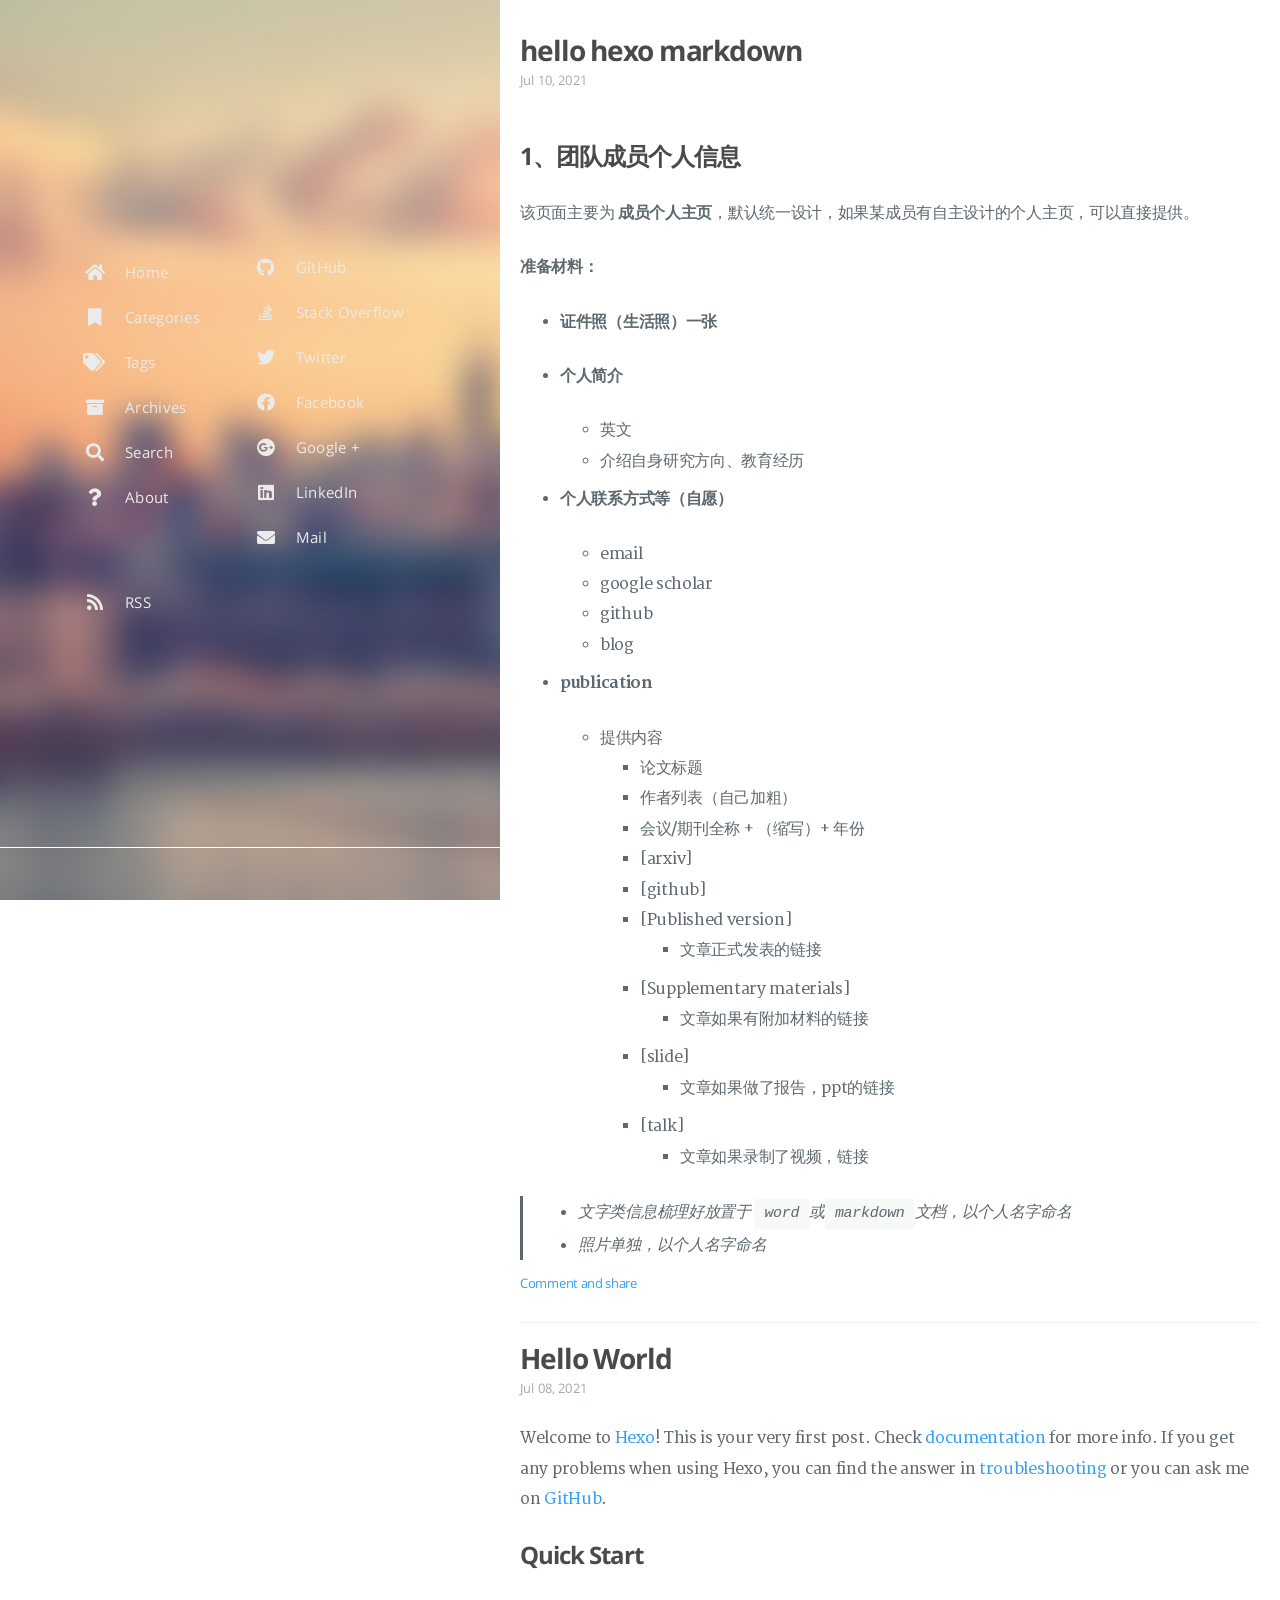
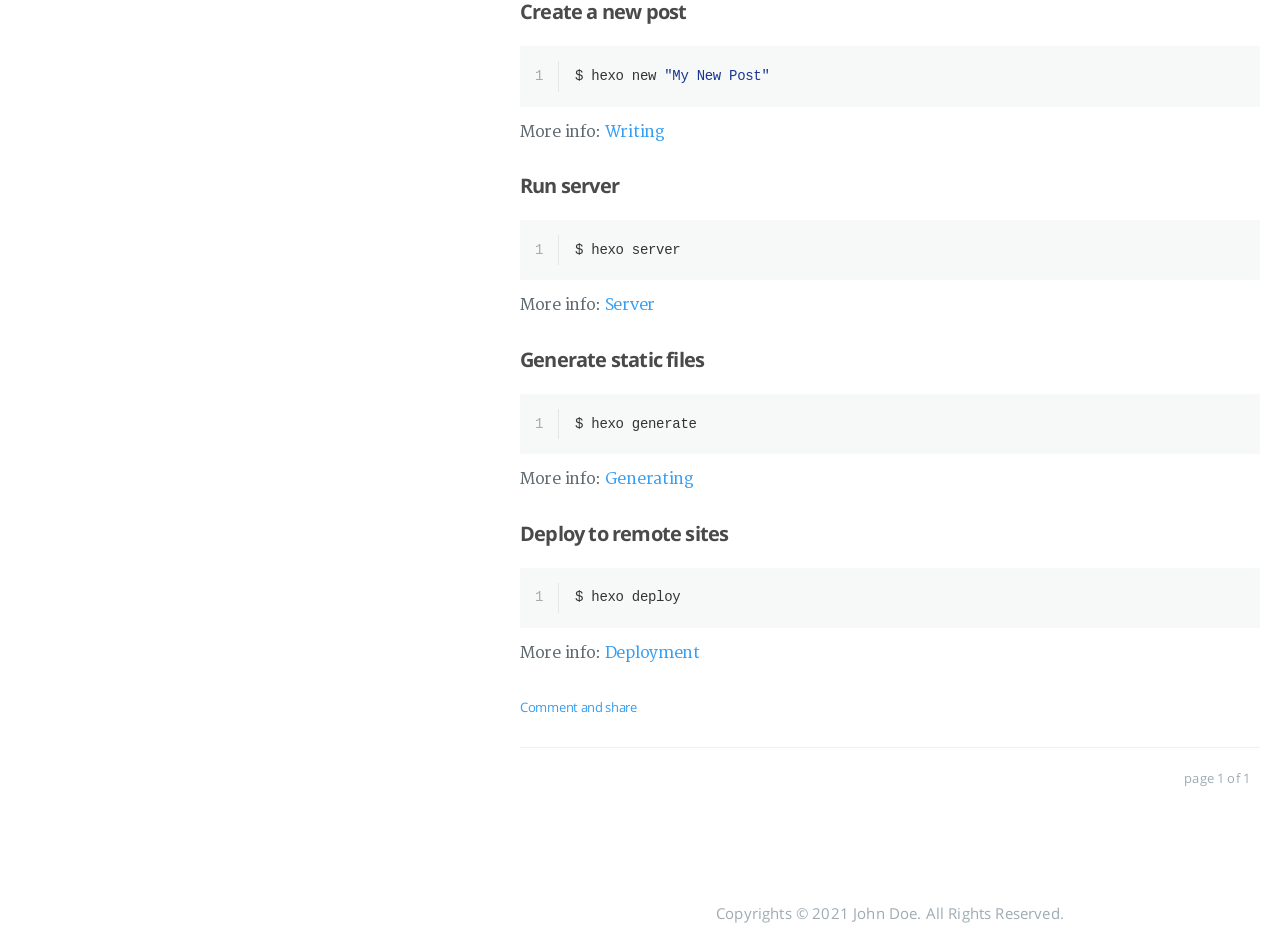
<file: archives/2021/07/index.html>
<!DOCTYPE html>
<html lang="en">
    
<head>
    <meta charset="UTF-8">
    <meta name="viewport" content="width=device-width, initial-scale=1">
    <meta name="generator" content="Hexo">
    <title>Archives: 2021/7 - Hexo</title>
    <meta name="author" content="John Doe">
    
    
    
    <script type="application/ld+json">{}</script>
    <meta property="og:type" content="blog">
<meta property="og:title" content="Hexo">
<meta property="og:url" content="http://example.com/archives/2021/07/index.html">
<meta property="og:site_name" content="Hexo">
<meta property="og:locale" content="en_US">
<meta property="article:author" content="John Doe">
<meta name="twitter:card" content="summary">
    
    
        
    
    
    
    
    
    <!--STYLES-->
    
<link rel="stylesheet" href="/assets/css/style-0vx0y1b4r2hgbgjntsc25ld7u2rra9zrxju12p1kp8ycnck8n7cpwuxlswwr.min.css">

    <!--STYLES END-->
    

    

    
</head>

    <body>
        <div id="blog">
            <!-- Define author's picture -->


    

<header id="header" data-behavior="1">
    <i id="btn-open-sidebar" class="fa fa-lg fa-bars"></i>
    <div class="header-title">
        <a
            class="header-title-link"
            href="/"
            aria-label=""
        >
            Hexo
        </a>
    </div>
    
        
            <a
                class="header-right-picture "
                href="#about"
                aria-label="Open the link: /#about"
            >
        
        
        </a>
    
</header>

            <!-- Define author's picture -->


<nav id="sidebar" data-behavior="1">
    <div class="sidebar-container">
        
        
            <ul class="sidebar-buttons">
            
                <li class="sidebar-button">
                    
                        <a
                            class="sidebar-button-link "
                            href="/"
                            
                            rel="noopener"
                            title="Home"
                        >
                        <i class="sidebar-button-icon fa fa-home" aria-hidden="true"></i>
                        <span class="sidebar-button-desc">Home</span>
                    </a>
            </li>
            
                <li class="sidebar-button">
                    
                        <a
                            class="sidebar-button-link "
                            href="/all-categories"
                            
                            rel="noopener"
                            title="Categories"
                        >
                        <i class="sidebar-button-icon fa fa-bookmark" aria-hidden="true"></i>
                        <span class="sidebar-button-desc">Categories</span>
                    </a>
            </li>
            
                <li class="sidebar-button">
                    
                        <a
                            class="sidebar-button-link "
                            href="/all-tags"
                            
                            rel="noopener"
                            title="Tags"
                        >
                        <i class="sidebar-button-icon fa fa-tags" aria-hidden="true"></i>
                        <span class="sidebar-button-desc">Tags</span>
                    </a>
            </li>
            
                <li class="sidebar-button">
                    
                        <a
                            class="sidebar-button-link "
                            href="/all-archives"
                            
                            rel="noopener"
                            title="Archives"
                        >
                        <i class="sidebar-button-icon fa fa-archive" aria-hidden="true"></i>
                        <span class="sidebar-button-desc">Archives</span>
                    </a>
            </li>
            
                <li class="sidebar-button">
                    
                        <a
                            class="sidebar-button-link open-algolia-search"
                            href="#search"
                            
                            rel="noopener"
                            title="Search"
                        >
                        <i class="sidebar-button-icon fa fa-search" aria-hidden="true"></i>
                        <span class="sidebar-button-desc">Search</span>
                    </a>
            </li>
            
                <li class="sidebar-button">
                    
                        <a
                            class="sidebar-button-link "
                            href="#about"
                            
                            rel="noopener"
                            title="About"
                        >
                        <i class="sidebar-button-icon fa fa-question" aria-hidden="true"></i>
                        <span class="sidebar-button-desc">About</span>
                    </a>
            </li>
            
        </ul>
        
            <ul class="sidebar-buttons">
            
                <li class="sidebar-button">
                    
                        <a
                            class="sidebar-button-link "
                            href="https://github.com/"
                            
                                target="_blank"
                            
                            rel="noopener"
                            title="GitHub"
                        >
                        <i class="sidebar-button-icon fab fa-github" aria-hidden="true"></i>
                        <span class="sidebar-button-desc">GitHub</span>
                    </a>
            </li>
            
                <li class="sidebar-button">
                    
                        <a
                            class="sidebar-button-link "
                            href="http://stackoverflow.com/users"
                            
                                target="_blank"
                            
                            rel="noopener"
                            title="Stack Overflow"
                        >
                        <i class="sidebar-button-icon fab fa-stack-overflow" aria-hidden="true"></i>
                        <span class="sidebar-button-desc">Stack Overflow</span>
                    </a>
            </li>
            
                <li class="sidebar-button">
                    
                        <a
                            class="sidebar-button-link "
                            href="https://twitter.com/"
                            
                                target="_blank"
                            
                            rel="noopener"
                            title="Twitter"
                        >
                        <i class="sidebar-button-icon fab fa-twitter" aria-hidden="true"></i>
                        <span class="sidebar-button-desc">Twitter</span>
                    </a>
            </li>
            
                <li class="sidebar-button">
                    
                        <a
                            class="sidebar-button-link "
                            href="https://facebook.com/"
                            
                                target="_blank"
                            
                            rel="noopener"
                            title="Facebook"
                        >
                        <i class="sidebar-button-icon fab fa-facebook" aria-hidden="true"></i>
                        <span class="sidebar-button-desc">Facebook</span>
                    </a>
            </li>
            
                <li class="sidebar-button">
                    
                        <a
                            class="sidebar-button-link "
                            href="https://plus.google.com/"
                            
                                target="_blank"
                            
                            rel="noopener"
                            title="Google +"
                        >
                        <i class="sidebar-button-icon fab fa-google-plus" aria-hidden="true"></i>
                        <span class="sidebar-button-desc">Google +</span>
                    </a>
            </li>
            
                <li class="sidebar-button">
                    
                        <a
                            class="sidebar-button-link "
                            href="https://www.linkedin.com/profile/"
                            
                                target="_blank"
                            
                            rel="noopener"
                            title="LinkedIn"
                        >
                        <i class="sidebar-button-icon fab fa-linkedin" aria-hidden="true"></i>
                        <span class="sidebar-button-desc">LinkedIn</span>
                    </a>
            </li>
            
                <li class="sidebar-button">
                    
                        <a
                            class="sidebar-button-link "
                            href="/mailto"
                            
                            rel="noopener"
                            title="Mail"
                        >
                        <i class="sidebar-button-icon fa fa-envelope" aria-hidden="true"></i>
                        <span class="sidebar-button-desc">Mail</span>
                    </a>
            </li>
            
        </ul>
        
            <ul class="sidebar-buttons">
            
                <li class="sidebar-button">
                    
                        <a
                            class="sidebar-button-link "
                            href="/atom.xml"
                            
                            rel="noopener"
                            title="RSS"
                        >
                        <i class="sidebar-button-icon fa fa-rss" aria-hidden="true"></i>
                        <span class="sidebar-button-desc">RSS</span>
                    </a>
            </li>
            
        </ul>
        
    </div>
</nav>

            
            <div id="main" data-behavior="1"
                 class="
                        hasCoverMetaIn
                        ">
                
    <section class="postShorten-group main-content-wrap">
    
    
    <article class="postShorten postShorten--thumbnailimg-bottom">
        <div class="postShorten-wrap">
            
            <div class="postShorten-header">
                <h1 class="postShorten-title">
                    
                        <a
                            class="link-unstyled"
                            href="/2021/07/10/hello-hexo-markdown/"
                            aria-label=": hello hexo markdown"
                        >
                            hello hexo markdown
                        </a>
                    
                </h1>
                <div class="postShorten-meta">
    <time datetime="2021-07-10T14:06:14+08:00">
	
		    Jul 10, 2021
    	
    </time>
    
</div>

            </div>
            
                <div class="postShorten-content">
                    <h2 id="1、团队成员个人信息"><a href="#1、团队成员个人信息" class="headerlink" title="1、团队成员个人信息"></a>1、团队成员个人信息</h2><p>该页面主要为 <strong>成员个人主页</strong>，默认统一设计，如果某成员有自主设计的个人主页，可以直接提供。</p>
<p><strong>准备材料：</strong></p>
<ul>
<li><p><strong>证件照（生活照）一张</strong></p>
</li>
<li><p><strong>个人简介</strong></p>
<ul>
<li>英文</li>
<li>介绍自身研究方向、教育经历</li>
</ul>
</li>
<li><p><strong>个人联系方式等（自愿）</strong></p>
<ul>
<li>email</li>
<li>google scholar</li>
<li>github</li>
<li>blog</li>
</ul>
</li>
<li><p><strong>publication</strong></p>
<ul>
<li>提供内容<ul>
<li>论文标题</li>
<li>作者列表（自己加粗）</li>
<li>会议/期刊全称 + （缩写）+ 年份</li>
<li>[arxiv] </li>
<li>[github]</li>
<li>[Published version] <ul>
<li>文章正式发表的链接</li>
</ul>
</li>
<li>[Supplementary materials]<ul>
<li>文章如果有附加材料的链接</li>
</ul>
</li>
<li>[slide]<ul>
<li>文章如果做了报告，ppt的链接</li>
</ul>
</li>
<li>[talk]<ul>
<li>文章如果录制了视频，链接</li>
</ul>
</li>
</ul>
</li>
</ul>
</li>
</ul>
<blockquote>
<ul>
<li>文字类信息梳理好放置于 <code>word</code>或<code>markdown</code>文档，以个人名字命名</li>
<li>照片单独，以个人名字命名</li>
</ul>
</blockquote>

                    
                        


                    
                    
                        <p>
                            <a
                                href="/2021/07/10/hello-hexo-markdown/#post-footer"
                                class="postShorten-excerpt_link link"
                                aria-label=""
                            >
                                Comment and share
                            </a>
                        </p>
                    
                </div>
            
        </div>
        
    </article>
    
    
    <article class="postShorten postShorten--thumbnailimg-bottom">
        <div class="postShorten-wrap">
            
            <div class="postShorten-header">
                <h1 class="postShorten-title">
                    
                        <a
                            class="link-unstyled"
                            href="/2021/07/08/hello-world/"
                            aria-label=": Hello World"
                        >
                            Hello World
                        </a>
                    
                </h1>
                <div class="postShorten-meta">
    <time datetime="2021-07-08T10:15:32+08:00">
	
		    Jul 08, 2021
    	
    </time>
    
</div>

            </div>
            
                <div class="postShorten-content">
                    <p>Welcome to <a target="_blank" rel="noopener" href="https://hexo.io/">Hexo</a>! This is your very first post. Check <a target="_blank" rel="noopener" href="https://hexo.io/docs/">documentation</a> for more info. If you get any problems when using Hexo, you can find the answer in <a target="_blank" rel="noopener" href="https://hexo.io/docs/troubleshooting.html">troubleshooting</a> or you can ask me on <a target="_blank" rel="noopener" href="https://github.com/hexojs/hexo/issues">GitHub</a>.</p>
<h2 id="Quick-Start"><a href="#Quick-Start" class="headerlink" title="Quick Start"></a>Quick Start</h2><h3 id="Create-a-new-post"><a href="#Create-a-new-post" class="headerlink" title="Create a new post"></a>Create a new post</h3><figure class="highlight bash"><table><tr><td class="gutter"><pre><span class="line">1</span><br></pre></td><td class="code"><pre><span class="line">$ hexo new <span class="string">&quot;My New Post&quot;</span></span><br></pre></td></tr></table></figure>

<p>More info: <a target="_blank" rel="noopener" href="https://hexo.io/docs/writing.html">Writing</a></p>
<h3 id="Run-server"><a href="#Run-server" class="headerlink" title="Run server"></a>Run server</h3><figure class="highlight bash"><table><tr><td class="gutter"><pre><span class="line">1</span><br></pre></td><td class="code"><pre><span class="line">$ hexo server</span><br></pre></td></tr></table></figure>

<p>More info: <a target="_blank" rel="noopener" href="https://hexo.io/docs/server.html">Server</a></p>
<h3 id="Generate-static-files"><a href="#Generate-static-files" class="headerlink" title="Generate static files"></a>Generate static files</h3><figure class="highlight bash"><table><tr><td class="gutter"><pre><span class="line">1</span><br></pre></td><td class="code"><pre><span class="line">$ hexo generate</span><br></pre></td></tr></table></figure>

<p>More info: <a target="_blank" rel="noopener" href="https://hexo.io/docs/generating.html">Generating</a></p>
<h3 id="Deploy-to-remote-sites"><a href="#Deploy-to-remote-sites" class="headerlink" title="Deploy to remote sites"></a>Deploy to remote sites</h3><figure class="highlight bash"><table><tr><td class="gutter"><pre><span class="line">1</span><br></pre></td><td class="code"><pre><span class="line">$ hexo deploy</span><br></pre></td></tr></table></figure>

<p>More info: <a target="_blank" rel="noopener" href="https://hexo.io/docs/one-command-deployment.html">Deployment</a></p>

                    
                        


                    
                    
                        <p>
                            <a
                                href="/2021/07/08/hello-world/#post-footer"
                                class="postShorten-excerpt_link link"
                                aria-label=""
                            >
                                Comment and share
                            </a>
                        </p>
                    
                </div>
            
        </div>
        
    </article>
    
    <div class="pagination-bar">
    <ul class="pagination">
        
        
        <li class="pagination-number">page 1 of 1</li>
    </ul>
</div>

</section>



                <footer id="footer" class="main-content-wrap">
    <span class="copyrights">
        Copyrights &copy; 2021 John Doe. All Rights Reserved.
    </span>
</footer>

            </div>
            
        </div>
        


<div id="about">
    <div id="about-card">
        <div id="about-btn-close">
            <i class="fa fa-times"></i>
        </div>
        
            <h4 id="about-card-name">John Doe</h4>
        
            <div id="about-card-bio"><p>author.bio</p>
</div>
        
        
            <div id="about-card-job">
                <i class="fa fa-briefcase"></i>
                <br/>
                <p>author.job</p>

            </div>
        
        
    </div>
</div>

        
        
<div id="cover" style="background-image:url('/assets/images/cover.jpg');"></div>
        <!--SCRIPTS-->

<script src="/assets/js/script-9dwob63skpbcmeug5smx0tuoi9j66sajlagkvcofuxsrm4y6jspctwbn5pki.min.js"></script>

<!--SCRIPTS END-->





    </body>
</html>
</file>
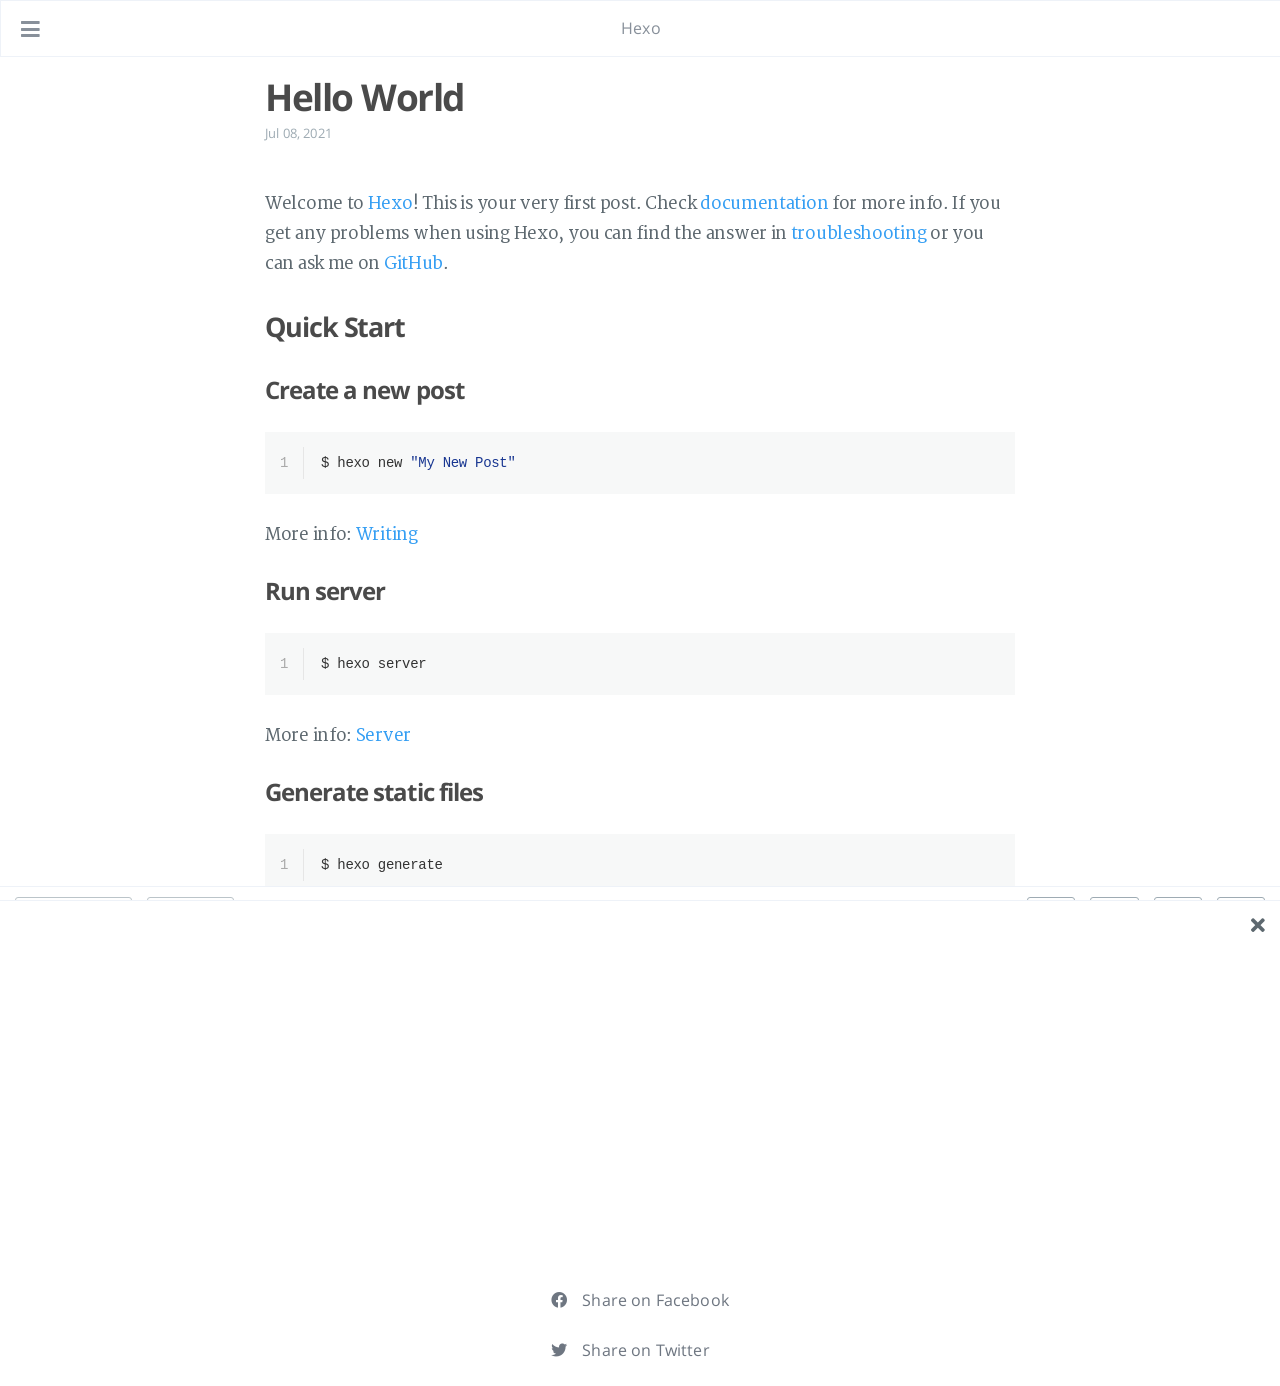
<file: 2021/07/08/hello-world/index.html>
<!DOCTYPE html>
<html lang="en">
    
<head>
    <meta charset="UTF-8">
    <meta name="viewport" content="width=device-width, initial-scale=1">
    <meta name="generator" content="Hexo">
    <title>Hello World - Hexo</title>
    <meta name="author" content="John Doe">
    
    
    
    <script type="application/ld+json">{"@context":"http://schema.org","@type":"BlogPosting","author":{"@type":"Person","name":"John Doe","sameAs":["https://github.com/","http://stackoverflow.com/users","https://twitter.com/","https://facebook.com/","https://plus.google.com/","https://www.linkedin.com/profile/","mailto"]},"articleBody":"Welcome to Hexo! This is your very first post. Check documentation for more info. If you get any problems when using Hexo, you can find the answer in troubleshooting or you can ask me on GitHub.\nQuick StartCreate a new post1$ hexo new &quot;My New Post&quot;\n\nMore info: Writing\nRun server1$ hexo server\n\nMore info: Server\nGenerate static files1$ hexo generate\n\nMore info: Generating\nDeploy to remote sites1$ hexo deploy\n\nMore info: Deployment\n","dateCreated":"2021-07-08T10:15:32+08:00","dateModified":"1985-10-26T16:15:00+08:00","datePublished":"2021-07-08T10:15:32+08:00","description":"","headline":"Hello World","image":[],"mainEntityOfPage":{"@type":"WebPage","@id":"http://example.com/2021/07/08/hello-world/"},"publisher":{"@type":"Organization","name":"John Doe","sameAs":["https://github.com/","http://stackoverflow.com/users","https://twitter.com/","https://facebook.com/","https://plus.google.com/","https://www.linkedin.com/profile/","mailto"]},"url":"http://example.com/2021/07/08/hello-world/"}</script>
    <meta name="description" content="Welcome to Hexo! This is your very first post. Check documentation for more info. If you get any problems when using Hexo, you can find the answer in troubleshooting or you can ask me on GitHub. Quick">
<meta property="og:type" content="blog">
<meta property="og:title" content="Hello World">
<meta property="og:url" content="http://example.com/2021/07/08/hello-world/index.html">
<meta property="og:site_name" content="Hexo">
<meta property="og:description" content="Welcome to Hexo! This is your very first post. Check documentation for more info. If you get any problems when using Hexo, you can find the answer in troubleshooting or you can ask me on GitHub. Quick">
<meta property="og:locale" content="en_US">
<meta property="article:published_time" content="2021-07-08T02:15:32.392Z">
<meta property="article:modified_time" content="1985-10-26T08:15:00.000Z">
<meta property="article:author" content="John Doe">
<meta name="twitter:card" content="summary">
    
    
        
    
    
    
    
    
    <!--STYLES-->
    
<link rel="stylesheet" href="/assets/css/style-0vx0y1b4r2hgbgjntsc25ld7u2rra9zrxju12p1kp8ycnck8n7cpwuxlswwr.min.css">

    <!--STYLES END-->
    

    

    
        
    
</head>

    <body>
        <div id="blog">
            <!-- Define author's picture -->


    

<header id="header" data-behavior="4">
    <i id="btn-open-sidebar" class="fa fa-lg fa-bars"></i>
    <div class="header-title">
        <a
            class="header-title-link"
            href="/"
            aria-label=""
        >
            Hexo
        </a>
    </div>
    
        
            <a
                class="header-right-picture "
                href="#about"
                aria-label="Open the link: /#about"
            >
        
        
        </a>
    
</header>

            <!-- Define author's picture -->


<nav id="sidebar" data-behavior="4">
    <div class="sidebar-container">
        
        
            <ul class="sidebar-buttons">
            
                <li class="sidebar-button">
                    
                        <a
                            class="sidebar-button-link "
                            href="/"
                            
                            rel="noopener"
                            title="Home"
                        >
                        <i class="sidebar-button-icon fa fa-home" aria-hidden="true"></i>
                        <span class="sidebar-button-desc">Home</span>
                    </a>
            </li>
            
                <li class="sidebar-button">
                    
                        <a
                            class="sidebar-button-link "
                            href="/all-categories"
                            
                            rel="noopener"
                            title="Categories"
                        >
                        <i class="sidebar-button-icon fa fa-bookmark" aria-hidden="true"></i>
                        <span class="sidebar-button-desc">Categories</span>
                    </a>
            </li>
            
                <li class="sidebar-button">
                    
                        <a
                            class="sidebar-button-link "
                            href="/all-tags"
                            
                            rel="noopener"
                            title="Tags"
                        >
                        <i class="sidebar-button-icon fa fa-tags" aria-hidden="true"></i>
                        <span class="sidebar-button-desc">Tags</span>
                    </a>
            </li>
            
                <li class="sidebar-button">
                    
                        <a
                            class="sidebar-button-link "
                            href="/all-archives"
                            
                            rel="noopener"
                            title="Archives"
                        >
                        <i class="sidebar-button-icon fa fa-archive" aria-hidden="true"></i>
                        <span class="sidebar-button-desc">Archives</span>
                    </a>
            </li>
            
                <li class="sidebar-button">
                    
                        <a
                            class="sidebar-button-link open-algolia-search"
                            href="#search"
                            
                            rel="noopener"
                            title="Search"
                        >
                        <i class="sidebar-button-icon fa fa-search" aria-hidden="true"></i>
                        <span class="sidebar-button-desc">Search</span>
                    </a>
            </li>
            
                <li class="sidebar-button">
                    
                        <a
                            class="sidebar-button-link "
                            href="#about"
                            
                            rel="noopener"
                            title="About"
                        >
                        <i class="sidebar-button-icon fa fa-question" aria-hidden="true"></i>
                        <span class="sidebar-button-desc">About</span>
                    </a>
            </li>
            
        </ul>
        
            <ul class="sidebar-buttons">
            
                <li class="sidebar-button">
                    
                        <a
                            class="sidebar-button-link "
                            href="https://github.com/"
                            
                                target="_blank"
                            
                            rel="noopener"
                            title="GitHub"
                        >
                        <i class="sidebar-button-icon fab fa-github" aria-hidden="true"></i>
                        <span class="sidebar-button-desc">GitHub</span>
                    </a>
            </li>
            
                <li class="sidebar-button">
                    
                        <a
                            class="sidebar-button-link "
                            href="http://stackoverflow.com/users"
                            
                                target="_blank"
                            
                            rel="noopener"
                            title="Stack Overflow"
                        >
                        <i class="sidebar-button-icon fab fa-stack-overflow" aria-hidden="true"></i>
                        <span class="sidebar-button-desc">Stack Overflow</span>
                    </a>
            </li>
            
                <li class="sidebar-button">
                    
                        <a
                            class="sidebar-button-link "
                            href="https://twitter.com/"
                            
                                target="_blank"
                            
                            rel="noopener"
                            title="Twitter"
                        >
                        <i class="sidebar-button-icon fab fa-twitter" aria-hidden="true"></i>
                        <span class="sidebar-button-desc">Twitter</span>
                    </a>
            </li>
            
                <li class="sidebar-button">
                    
                        <a
                            class="sidebar-button-link "
                            href="https://facebook.com/"
                            
                                target="_blank"
                            
                            rel="noopener"
                            title="Facebook"
                        >
                        <i class="sidebar-button-icon fab fa-facebook" aria-hidden="true"></i>
                        <span class="sidebar-button-desc">Facebook</span>
                    </a>
            </li>
            
                <li class="sidebar-button">
                    
                        <a
                            class="sidebar-button-link "
                            href="https://plus.google.com/"
                            
                                target="_blank"
                            
                            rel="noopener"
                            title="Google +"
                        >
                        <i class="sidebar-button-icon fab fa-google-plus" aria-hidden="true"></i>
                        <span class="sidebar-button-desc">Google +</span>
                    </a>
            </li>
            
                <li class="sidebar-button">
                    
                        <a
                            class="sidebar-button-link "
                            href="https://www.linkedin.com/profile/"
                            
                                target="_blank"
                            
                            rel="noopener"
                            title="LinkedIn"
                        >
                        <i class="sidebar-button-icon fab fa-linkedin" aria-hidden="true"></i>
                        <span class="sidebar-button-desc">LinkedIn</span>
                    </a>
            </li>
            
                <li class="sidebar-button">
                    
                        <a
                            class="sidebar-button-link "
                            href="/mailto"
                            
                            rel="noopener"
                            title="Mail"
                        >
                        <i class="sidebar-button-icon fa fa-envelope" aria-hidden="true"></i>
                        <span class="sidebar-button-desc">Mail</span>
                    </a>
            </li>
            
        </ul>
        
            <ul class="sidebar-buttons">
            
                <li class="sidebar-button">
                    
                        <a
                            class="sidebar-button-link "
                            href="/atom.xml"
                            
                            rel="noopener"
                            title="RSS"
                        >
                        <i class="sidebar-button-icon fa fa-rss" aria-hidden="true"></i>
                        <span class="sidebar-button-desc">RSS</span>
                    </a>
            </li>
            
        </ul>
        
    </div>
</nav>

            
            <div id="main" data-behavior="4"
                 class="
                        hasCoverMetaIn
                        ">
                
<article class="post">
    
    
        <div class="post-header main-content-wrap text-left">
    
        <h1 class="post-title">
            Hello World
        </h1>
    
    
        <div class="post-meta">
    <time datetime="2021-07-08T10:15:32+08:00">
	
		    Jul 08, 2021
    	
    </time>
    
</div>

    
</div>

    
    <div class="post-content markdown">
        <div class="main-content-wrap">
            <p>Welcome to <a target="_blank" rel="noopener" href="https://hexo.io/">Hexo</a>! This is your very first post. Check <a target="_blank" rel="noopener" href="https://hexo.io/docs/">documentation</a> for more info. If you get any problems when using Hexo, you can find the answer in <a target="_blank" rel="noopener" href="https://hexo.io/docs/troubleshooting.html">troubleshooting</a> or you can ask me on <a target="_blank" rel="noopener" href="https://github.com/hexojs/hexo/issues">GitHub</a>.</p>
<h2 id="Quick-Start"><a href="#Quick-Start" class="headerlink" title="Quick Start"></a>Quick Start</h2><h3 id="Create-a-new-post"><a href="#Create-a-new-post" class="headerlink" title="Create a new post"></a>Create a new post</h3><figure class="highlight bash"><table><tr><td class="gutter"><pre><span class="line">1</span><br></pre></td><td class="code"><pre><span class="line">$ hexo new <span class="string">&quot;My New Post&quot;</span></span><br></pre></td></tr></table></figure>

<p>More info: <a target="_blank" rel="noopener" href="https://hexo.io/docs/writing.html">Writing</a></p>
<h3 id="Run-server"><a href="#Run-server" class="headerlink" title="Run server"></a>Run server</h3><figure class="highlight bash"><table><tr><td class="gutter"><pre><span class="line">1</span><br></pre></td><td class="code"><pre><span class="line">$ hexo server</span><br></pre></td></tr></table></figure>

<p>More info: <a target="_blank" rel="noopener" href="https://hexo.io/docs/server.html">Server</a></p>
<h3 id="Generate-static-files"><a href="#Generate-static-files" class="headerlink" title="Generate static files"></a>Generate static files</h3><figure class="highlight bash"><table><tr><td class="gutter"><pre><span class="line">1</span><br></pre></td><td class="code"><pre><span class="line">$ hexo generate</span><br></pre></td></tr></table></figure>

<p>More info: <a target="_blank" rel="noopener" href="https://hexo.io/docs/generating.html">Generating</a></p>
<h3 id="Deploy-to-remote-sites"><a href="#Deploy-to-remote-sites" class="headerlink" title="Deploy to remote sites"></a>Deploy to remote sites</h3><figure class="highlight bash"><table><tr><td class="gutter"><pre><span class="line">1</span><br></pre></td><td class="code"><pre><span class="line">$ hexo deploy</span><br></pre></td></tr></table></figure>

<p>More info: <a target="_blank" rel="noopener" href="https://hexo.io/docs/one-command-deployment.html">Deployment</a></p>

            


        </div>
    </div>
    <div id="post-footer" class="post-footer main-content-wrap">
        
        
            <div class="post-actions-wrap">
    <nav>
        <ul class="post-actions post-action-nav">
            <li class="post-action">
                
                    <a
                        class="post-action-btn btn btn--disabled"
                        aria-hidden="true"
                    >
                        
                        <i class="fa fa-angle-left" aria-hidden="true"></i>
                        <span class="hide-xs hide-sm text-small icon-ml">PREVIOUS</span>
                    </a>
            </li>
            <li class="post-action">
                
                    <a
                        class="post-action-btn btn btn--disabled"
                        aria-hidden="true"
                    >
                        
                        <span class="hide-xs hide-sm text-small icon-mr">NEXT</span>
                        <i class="fa fa-angle-right" aria-hidden="true"></i>
                    </a>
            </li>
        </ul>
    </nav>
    <ul class="post-actions post-action-share">
        <li class="post-action hide-lg hide-md hide-sm">
            <a
                class="post-action-btn btn btn--default btn-open-shareoptions"
                href="#btn-open-shareoptions"
                aria-label="Share this post"
            >
                <i class="fa fa-share-alt" aria-hidden="true"></i>
            </a>
        </li>
        
            
            
            <li class="post-action hide-xs">
                <a
                    class="post-action-btn btn btn--default"
                    target="new" href="https://www.facebook.com/sharer/sharer.php?u=http://example.com/2021/07/08/hello-world/"
                    title="Share on Facebook"
                    aria-label="Share on Facebook"
                >
                    <i class="fab fa-facebook" aria-hidden="true"></i>
                </a>
            </li>
        
            
            
            <li class="post-action hide-xs">
                <a
                    class="post-action-btn btn btn--default"
                    target="new" href="https://twitter.com/intent/tweet?text=http://example.com/2021/07/08/hello-world/"
                    title="Share on Twitter"
                    aria-label="Share on Twitter"
                >
                    <i class="fab fa-twitter" aria-hidden="true"></i>
                </a>
            </li>
        
            
            
            <li class="post-action hide-xs">
                <a
                    class="post-action-btn btn btn--default"
                    target="new" href="https://plus.google.com/share?url=http://example.com/2021/07/08/hello-world/"
                    title="Share on Google+"
                    aria-label="Share on Google+"
                >
                    <i class="fab fa-google-plus" aria-hidden="true"></i>
                </a>
            </li>
        
        
            
        
        <li class="post-action">
            
                <a class="post-action-btn btn btn--default" href="#" aria-label="Back to top">
            
                <i class="fa fa-list" aria-hidden="true"></i>
            </a>
        </li>
    </ul>
</div>


        
        
            
        
    </div>
</article>



                <footer id="footer" class="main-content-wrap">
    <span class="copyrights">
        Copyrights &copy; 2021 John Doe. All Rights Reserved.
    </span>
</footer>

            </div>
            
                <div id="bottom-bar" class="post-bottom-bar" data-behavior="4">
                    <div class="post-actions-wrap">
    <nav>
        <ul class="post-actions post-action-nav">
            <li class="post-action">
                
                    <a
                        class="post-action-btn btn btn--disabled"
                        aria-hidden="true"
                    >
                        
                        <i class="fa fa-angle-left" aria-hidden="true"></i>
                        <span class="hide-xs hide-sm text-small icon-ml">PREVIOUS</span>
                    </a>
            </li>
            <li class="post-action">
                
                    <a
                        class="post-action-btn btn btn--disabled"
                        aria-hidden="true"
                    >
                        
                        <span class="hide-xs hide-sm text-small icon-mr">NEXT</span>
                        <i class="fa fa-angle-right" aria-hidden="true"></i>
                    </a>
            </li>
        </ul>
    </nav>
    <ul class="post-actions post-action-share">
        <li class="post-action hide-lg hide-md hide-sm">
            <a
                class="post-action-btn btn btn--default btn-open-shareoptions"
                href="#btn-open-shareoptions"
                aria-label="Share this post"
            >
                <i class="fa fa-share-alt" aria-hidden="true"></i>
            </a>
        </li>
        
            
            
            <li class="post-action hide-xs">
                <a
                    class="post-action-btn btn btn--default"
                    target="new" href="https://www.facebook.com/sharer/sharer.php?u=http://example.com/2021/07/08/hello-world/"
                    title="Share on Facebook"
                    aria-label="Share on Facebook"
                >
                    <i class="fab fa-facebook" aria-hidden="true"></i>
                </a>
            </li>
        
            
            
            <li class="post-action hide-xs">
                <a
                    class="post-action-btn btn btn--default"
                    target="new" href="https://twitter.com/intent/tweet?text=http://example.com/2021/07/08/hello-world/"
                    title="Share on Twitter"
                    aria-label="Share on Twitter"
                >
                    <i class="fab fa-twitter" aria-hidden="true"></i>
                </a>
            </li>
        
            
            
            <li class="post-action hide-xs">
                <a
                    class="post-action-btn btn btn--default"
                    target="new" href="https://plus.google.com/share?url=http://example.com/2021/07/08/hello-world/"
                    title="Share on Google+"
                    aria-label="Share on Google+"
                >
                    <i class="fab fa-google-plus" aria-hidden="true"></i>
                </a>
            </li>
        
        
            
        
        <li class="post-action">
            
                <a class="post-action-btn btn btn--default" href="#" aria-label="Back to top">
            
                <i class="fa fa-list" aria-hidden="true"></i>
            </a>
        </li>
    </ul>
</div>


                </div>
                
    <div id="share-options-bar" class="share-options-bar" data-behavior="4">
        <i id="btn-close-shareoptions" class="fa fa-times"></i>
        <ul class="share-options">
            
                
                
                <li class="share-option">
                    <a
                        class="share-option-btn"
                        target="new"
                        href="https://www.facebook.com/sharer/sharer.php?u=http://example.com/2021/07/08/hello-world/"
                        aria-label="Share on Facebook"
                    >
                        <i class="fab fa-facebook" aria-hidden="true"></i><span>Share on Facebook</span>
                    </a>
                </li>
            
                
                
                <li class="share-option">
                    <a
                        class="share-option-btn"
                        target="new"
                        href="https://twitter.com/intent/tweet?text=http://example.com/2021/07/08/hello-world/"
                        aria-label="Share on Twitter"
                    >
                        <i class="fab fa-twitter" aria-hidden="true"></i><span>Share on Twitter</span>
                    </a>
                </li>
            
                
                
                <li class="share-option">
                    <a
                        class="share-option-btn"
                        target="new"
                        href="https://plus.google.com/share?url=http://example.com/2021/07/08/hello-world/"
                        aria-label="Share on Google+"
                    >
                        <i class="fab fa-google-plus" aria-hidden="true"></i><span>Share on Google+</span>
                    </a>
                </li>
            
        </ul>
    </div>


            
        </div>
        


<div id="about">
    <div id="about-card">
        <div id="about-btn-close">
            <i class="fa fa-times"></i>
        </div>
        
            <h4 id="about-card-name">John Doe</h4>
        
            <div id="about-card-bio"><p>author.bio</p>
</div>
        
        
            <div id="about-card-job">
                <i class="fa fa-briefcase"></i>
                <br/>
                <p>author.job</p>

            </div>
        
        
    </div>
</div>

        
        
<div id="cover" style="background-image:url('/assets/images/cover.jpg');"></div>
        <!--SCRIPTS-->

<script src="/assets/js/script-9dwob63skpbcmeug5smx0tuoi9j66sajlagkvcofuxsrm4y6jspctwbn5pki.min.js"></script>

<!--SCRIPTS END-->


    




    </body>
</html>
</file>
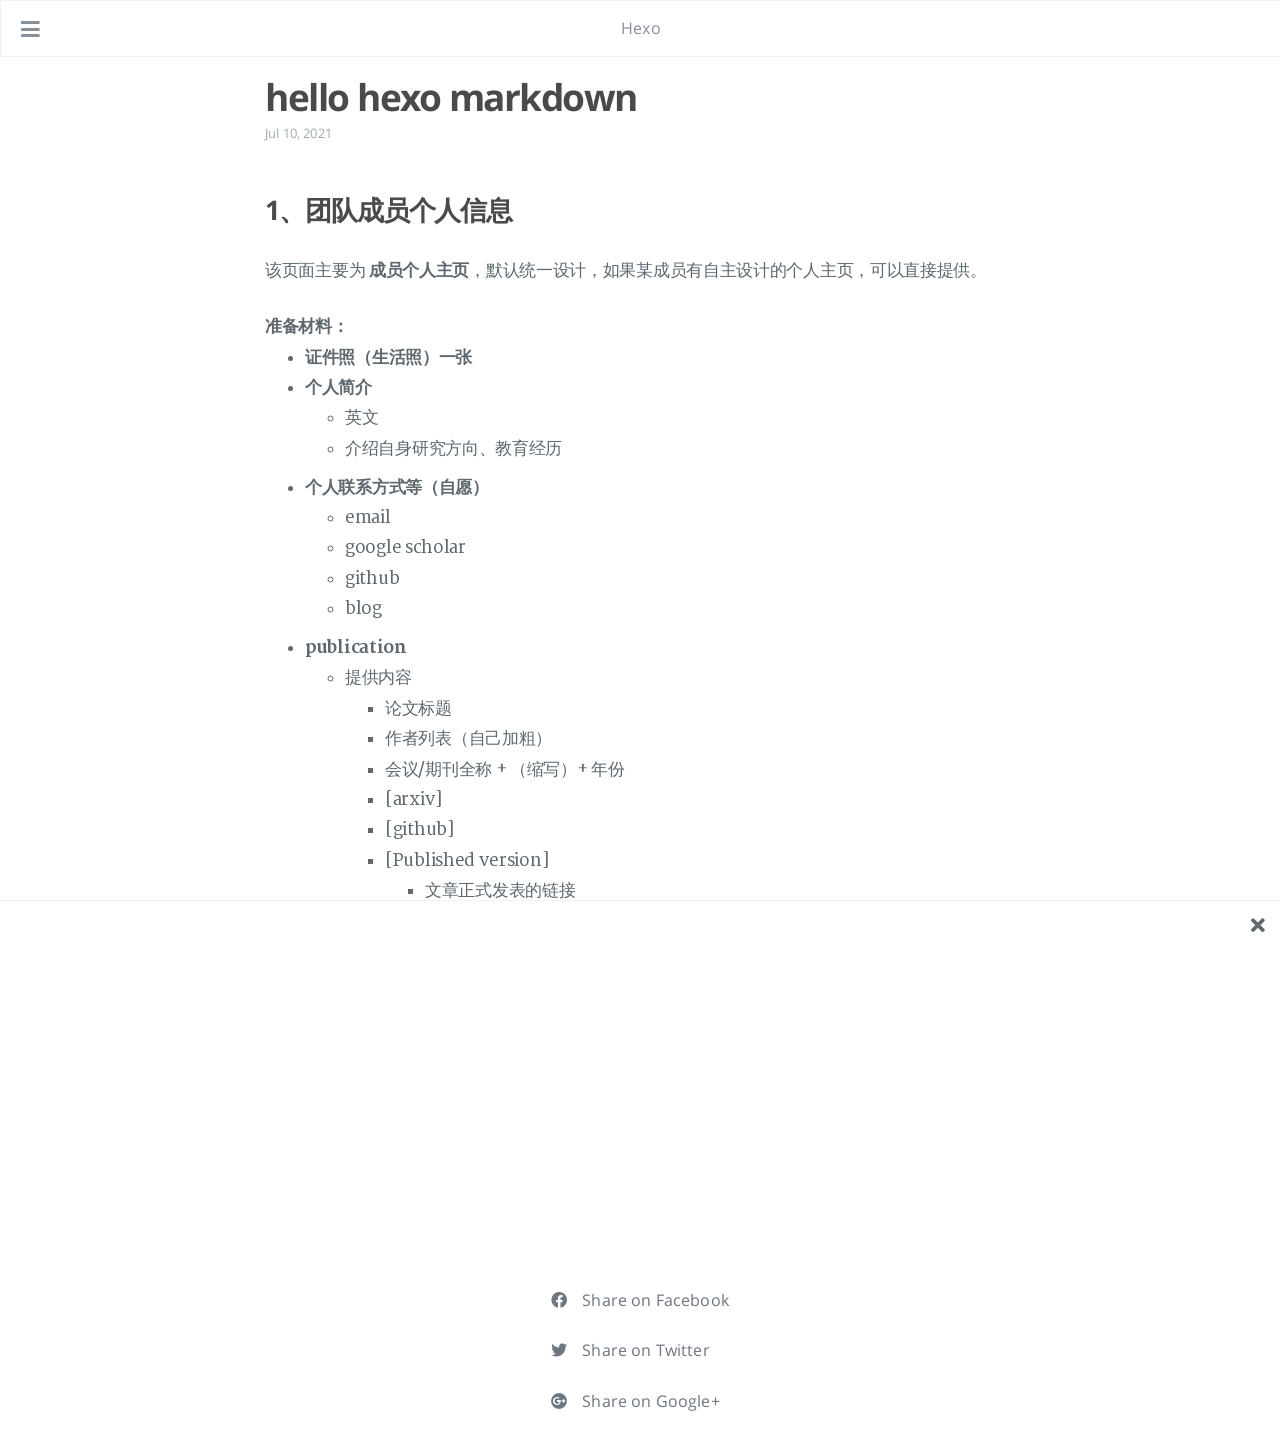
<file: 2021/07/10/hello-hexo-markdown/index.html>
<!DOCTYPE html>
<html lang="en">
    
<head>
    <meta charset="UTF-8">
    <meta name="viewport" content="width=device-width, initial-scale=1">
    <meta name="generator" content="Hexo">
    <title>hello hexo markdown - Hexo</title>
    <meta name="author" content="John Doe">
    
    
    
    <script type="application/ld+json">{"@context":"http://schema.org","@type":"BlogPosting","author":{"@type":"Person","name":"John Doe","sameAs":["https://github.com/","http://stackoverflow.com/users","https://twitter.com/","https://facebook.com/","https://plus.google.com/","https://www.linkedin.com/profile/","mailto"]},"articleBody":"1、团队成员个人信息该页面主要为 成员个人主页，默认统一设计，如果某成员有自主设计的个人主页，可以直接提供。\n准备材料：\n\n证件照（生活照）一张\n\n个人简介\n\n英文\n介绍自身研究方向、教育经历\n\n\n个人联系方式等（自愿）\n\nemail\ngoogle scholar\ngithub\nblog\n\n\npublication\n\n提供内容\n论文标题\n作者列表（自己加粗）\n会议/期刊全称 + （缩写）+ 年份\n[arxiv] \n[github]\n[Published version] \n文章正式发表的链接\n\n\n[Supplementary materials]\n文章如果有附加材料的链接\n\n\n[slide]\n文章如果做了报告，ppt的链接\n\n\n[talk]\n文章如果录制了视频，链接\n\n\n\n\n\n\n\n\n\n文字类信息梳理好放置于 word或markdown文档，以个人名字命名\n照片单独，以个人名字命名\n\n\n","dateCreated":"2021-07-10T14:06:14+08:00","dateModified":"2021-07-10T14:09:48+08:00","datePublished":"2021-07-10T14:06:14+08:00","description":"","headline":"hello hexo markdown","image":[],"mainEntityOfPage":{"@type":"WebPage","@id":"http://example.com/2021/07/10/hello-hexo-markdown/"},"publisher":{"@type":"Organization","name":"John Doe","sameAs":["https://github.com/","http://stackoverflow.com/users","https://twitter.com/","https://facebook.com/","https://plus.google.com/","https://www.linkedin.com/profile/","mailto"]},"url":"http://example.com/2021/07/10/hello-hexo-markdown/"}</script>
    <meta name="description" content="1、团队成员个人信息该页面主要为 成员个人主页，默认统一设计，如果某成员有自主设计的个人主页，可以直接提供。 准备材料：  证件照（生活照）一张  个人简介  英文 介绍自身研究方向、教育经历   个人联系方式等（自愿）  email google scholar github blog   publication  提供内容 论文标题 作者列表（自己加粗） 会议&#x2F;期刊全称 + （缩写）+ 年份">
<meta property="og:type" content="blog">
<meta property="og:title" content="hello hexo markdown">
<meta property="og:url" content="http://example.com/2021/07/10/hello-hexo-markdown/index.html">
<meta property="og:site_name" content="Hexo">
<meta property="og:description" content="1、团队成员个人信息该页面主要为 成员个人主页，默认统一设计，如果某成员有自主设计的个人主页，可以直接提供。 准备材料：  证件照（生活照）一张  个人简介  英文 介绍自身研究方向、教育经历   个人联系方式等（自愿）  email google scholar github blog   publication  提供内容 论文标题 作者列表（自己加粗） 会议&#x2F;期刊全称 + （缩写）+ 年份">
<meta property="og:locale" content="en_US">
<meta property="article:published_time" content="2021-07-10T06:06:14.000Z">
<meta property="article:modified_time" content="2021-07-10T06:09:48.269Z">
<meta property="article:author" content="John Doe">
<meta name="twitter:card" content="summary">
    
    
        
    
    
    
    
    
    <!--STYLES-->
    
<link rel="stylesheet" href="/assets/css/style-0vx0y1b4r2hgbgjntsc25ld7u2rra9zrxju12p1kp8ycnck8n7cpwuxlswwr.min.css">

    <!--STYLES END-->
    

    

    
        
    
</head>

    <body>
        <div id="blog">
            <!-- Define author's picture -->


    

<header id="header" data-behavior="4">
    <i id="btn-open-sidebar" class="fa fa-lg fa-bars"></i>
    <div class="header-title">
        <a
            class="header-title-link"
            href="/"
            aria-label=""
        >
            Hexo
        </a>
    </div>
    
        
            <a
                class="header-right-picture "
                href="#about"
                aria-label="Open the link: /#about"
            >
        
        
        </a>
    
</header>

            <!-- Define author's picture -->


<nav id="sidebar" data-behavior="4">
    <div class="sidebar-container">
        
        
            <ul class="sidebar-buttons">
            
                <li class="sidebar-button">
                    
                        <a
                            class="sidebar-button-link "
                            href="/"
                            
                            rel="noopener"
                            title="Home"
                        >
                        <i class="sidebar-button-icon fa fa-home" aria-hidden="true"></i>
                        <span class="sidebar-button-desc">Home</span>
                    </a>
            </li>
            
                <li class="sidebar-button">
                    
                        <a
                            class="sidebar-button-link "
                            href="/all-categories"
                            
                            rel="noopener"
                            title="Categories"
                        >
                        <i class="sidebar-button-icon fa fa-bookmark" aria-hidden="true"></i>
                        <span class="sidebar-button-desc">Categories</span>
                    </a>
            </li>
            
                <li class="sidebar-button">
                    
                        <a
                            class="sidebar-button-link "
                            href="/all-tags"
                            
                            rel="noopener"
                            title="Tags"
                        >
                        <i class="sidebar-button-icon fa fa-tags" aria-hidden="true"></i>
                        <span class="sidebar-button-desc">Tags</span>
                    </a>
            </li>
            
                <li class="sidebar-button">
                    
                        <a
                            class="sidebar-button-link "
                            href="/all-archives"
                            
                            rel="noopener"
                            title="Archives"
                        >
                        <i class="sidebar-button-icon fa fa-archive" aria-hidden="true"></i>
                        <span class="sidebar-button-desc">Archives</span>
                    </a>
            </li>
            
                <li class="sidebar-button">
                    
                        <a
                            class="sidebar-button-link open-algolia-search"
                            href="#search"
                            
                            rel="noopener"
                            title="Search"
                        >
                        <i class="sidebar-button-icon fa fa-search" aria-hidden="true"></i>
                        <span class="sidebar-button-desc">Search</span>
                    </a>
            </li>
            
                <li class="sidebar-button">
                    
                        <a
                            class="sidebar-button-link "
                            href="#about"
                            
                            rel="noopener"
                            title="About"
                        >
                        <i class="sidebar-button-icon fa fa-question" aria-hidden="true"></i>
                        <span class="sidebar-button-desc">About</span>
                    </a>
            </li>
            
        </ul>
        
            <ul class="sidebar-buttons">
            
                <li class="sidebar-button">
                    
                        <a
                            class="sidebar-button-link "
                            href="https://github.com/"
                            
                                target="_blank"
                            
                            rel="noopener"
                            title="GitHub"
                        >
                        <i class="sidebar-button-icon fab fa-github" aria-hidden="true"></i>
                        <span class="sidebar-button-desc">GitHub</span>
                    </a>
            </li>
            
                <li class="sidebar-button">
                    
                        <a
                            class="sidebar-button-link "
                            href="http://stackoverflow.com/users"
                            
                                target="_blank"
                            
                            rel="noopener"
                            title="Stack Overflow"
                        >
                        <i class="sidebar-button-icon fab fa-stack-overflow" aria-hidden="true"></i>
                        <span class="sidebar-button-desc">Stack Overflow</span>
                    </a>
            </li>
            
                <li class="sidebar-button">
                    
                        <a
                            class="sidebar-button-link "
                            href="https://twitter.com/"
                            
                                target="_blank"
                            
                            rel="noopener"
                            title="Twitter"
                        >
                        <i class="sidebar-button-icon fab fa-twitter" aria-hidden="true"></i>
                        <span class="sidebar-button-desc">Twitter</span>
                    </a>
            </li>
            
                <li class="sidebar-button">
                    
                        <a
                            class="sidebar-button-link "
                            href="https://facebook.com/"
                            
                                target="_blank"
                            
                            rel="noopener"
                            title="Facebook"
                        >
                        <i class="sidebar-button-icon fab fa-facebook" aria-hidden="true"></i>
                        <span class="sidebar-button-desc">Facebook</span>
                    </a>
            </li>
            
                <li class="sidebar-button">
                    
                        <a
                            class="sidebar-button-link "
                            href="https://plus.google.com/"
                            
                                target="_blank"
                            
                            rel="noopener"
                            title="Google +"
                        >
                        <i class="sidebar-button-icon fab fa-google-plus" aria-hidden="true"></i>
                        <span class="sidebar-button-desc">Google +</span>
                    </a>
            </li>
            
                <li class="sidebar-button">
                    
                        <a
                            class="sidebar-button-link "
                            href="https://www.linkedin.com/profile/"
                            
                                target="_blank"
                            
                            rel="noopener"
                            title="LinkedIn"
                        >
                        <i class="sidebar-button-icon fab fa-linkedin" aria-hidden="true"></i>
                        <span class="sidebar-button-desc">LinkedIn</span>
                    </a>
            </li>
            
                <li class="sidebar-button">
                    
                        <a
                            class="sidebar-button-link "
                            href="/mailto"
                            
                            rel="noopener"
                            title="Mail"
                        >
                        <i class="sidebar-button-icon fa fa-envelope" aria-hidden="true"></i>
                        <span class="sidebar-button-desc">Mail</span>
                    </a>
            </li>
            
        </ul>
        
            <ul class="sidebar-buttons">
            
                <li class="sidebar-button">
                    
                        <a
                            class="sidebar-button-link "
                            href="/atom.xml"
                            
                            rel="noopener"
                            title="RSS"
                        >
                        <i class="sidebar-button-icon fa fa-rss" aria-hidden="true"></i>
                        <span class="sidebar-button-desc">RSS</span>
                    </a>
            </li>
            
        </ul>
        
    </div>
</nav>

            
            <div id="main" data-behavior="4"
                 class="
                        hasCoverMetaIn
                        ">
                
<article class="post">
    
    
        <div class="post-header main-content-wrap text-left">
    
        <h1 class="post-title">
            hello hexo markdown
        </h1>
    
    
        <div class="post-meta">
    <time datetime="2021-07-10T14:06:14+08:00">
	
		    Jul 10, 2021
    	
    </time>
    
</div>

    
</div>

    
    <div class="post-content markdown">
        <div class="main-content-wrap">
            <h2 id="1、团队成员个人信息"><a href="#1、团队成员个人信息" class="headerlink" title="1、团队成员个人信息"></a>1、团队成员个人信息</h2><p>该页面主要为 <strong>成员个人主页</strong>，默认统一设计，如果某成员有自主设计的个人主页，可以直接提供。</p>
<p><strong>准备材料：</strong></p>
<ul>
<li><p><strong>证件照（生活照）一张</strong></p>
</li>
<li><p><strong>个人简介</strong></p>
<ul>
<li>英文</li>
<li>介绍自身研究方向、教育经历</li>
</ul>
</li>
<li><p><strong>个人联系方式等（自愿）</strong></p>
<ul>
<li>email</li>
<li>google scholar</li>
<li>github</li>
<li>blog</li>
</ul>
</li>
<li><p><strong>publication</strong></p>
<ul>
<li>提供内容<ul>
<li>论文标题</li>
<li>作者列表（自己加粗）</li>
<li>会议/期刊全称 + （缩写）+ 年份</li>
<li>[arxiv] </li>
<li>[github]</li>
<li>[Published version] <ul>
<li>文章正式发表的链接</li>
</ul>
</li>
<li>[Supplementary materials]<ul>
<li>文章如果有附加材料的链接</li>
</ul>
</li>
<li>[slide]<ul>
<li>文章如果做了报告，ppt的链接</li>
</ul>
</li>
<li>[talk]<ul>
<li>文章如果录制了视频，链接</li>
</ul>
</li>
</ul>
</li>
</ul>
</li>
</ul>
<blockquote>
<ul>
<li>文字类信息梳理好放置于 <code>word</code>或<code>markdown</code>文档，以个人名字命名</li>
<li>照片单独，以个人名字命名</li>
</ul>
</blockquote>

            


        </div>
    </div>
    <div id="post-footer" class="post-footer main-content-wrap">
        
        
            <div class="post-actions-wrap">
    <nav>
        <ul class="post-actions post-action-nav">
            <li class="post-action">
                
                    <a
                        class="post-action-btn btn btn--disabled"
                        aria-hidden="true"
                    >
                        
                        <i class="fa fa-angle-left" aria-hidden="true"></i>
                        <span class="hide-xs hide-sm text-small icon-ml">PREVIOUS</span>
                    </a>
            </li>
            <li class="post-action">
                
                    
                <a
                    class="post-action-btn btn btn--default tooltip--top"
                    href="/2021/07/08/hello-world/"
                    data-tooltip="Hello World"
                    aria-label="NEXT: Hello World"
                >
                    
                        <span class="hide-xs hide-sm text-small icon-mr">NEXT</span>
                        <i class="fa fa-angle-right" aria-hidden="true"></i>
                    </a>
            </li>
        </ul>
    </nav>
    <ul class="post-actions post-action-share">
        <li class="post-action hide-lg hide-md hide-sm">
            <a
                class="post-action-btn btn btn--default btn-open-shareoptions"
                href="#btn-open-shareoptions"
                aria-label="Share this post"
            >
                <i class="fa fa-share-alt" aria-hidden="true"></i>
            </a>
        </li>
        
            
            
            <li class="post-action hide-xs">
                <a
                    class="post-action-btn btn btn--default"
                    target="new" href="https://www.facebook.com/sharer/sharer.php?u=http://example.com/2021/07/10/hello-hexo-markdown/"
                    title="Share on Facebook"
                    aria-label="Share on Facebook"
                >
                    <i class="fab fa-facebook" aria-hidden="true"></i>
                </a>
            </li>
        
            
            
            <li class="post-action hide-xs">
                <a
                    class="post-action-btn btn btn--default"
                    target="new" href="https://twitter.com/intent/tweet?text=http://example.com/2021/07/10/hello-hexo-markdown/"
                    title="Share on Twitter"
                    aria-label="Share on Twitter"
                >
                    <i class="fab fa-twitter" aria-hidden="true"></i>
                </a>
            </li>
        
            
            
            <li class="post-action hide-xs">
                <a
                    class="post-action-btn btn btn--default"
                    target="new" href="https://plus.google.com/share?url=http://example.com/2021/07/10/hello-hexo-markdown/"
                    title="Share on Google+"
                    aria-label="Share on Google+"
                >
                    <i class="fab fa-google-plus" aria-hidden="true"></i>
                </a>
            </li>
        
        
            
        
        <li class="post-action">
            
                <a class="post-action-btn btn btn--default" href="#" aria-label="Back to top">
            
                <i class="fa fa-list" aria-hidden="true"></i>
            </a>
        </li>
    </ul>
</div>


        
        
            
        
    </div>
</article>



                <footer id="footer" class="main-content-wrap">
    <span class="copyrights">
        Copyrights &copy; 2021 John Doe. All Rights Reserved.
    </span>
</footer>

            </div>
            
                <div id="bottom-bar" class="post-bottom-bar" data-behavior="4">
                    <div class="post-actions-wrap">
    <nav>
        <ul class="post-actions post-action-nav">
            <li class="post-action">
                
                    <a
                        class="post-action-btn btn btn--disabled"
                        aria-hidden="true"
                    >
                        
                        <i class="fa fa-angle-left" aria-hidden="true"></i>
                        <span class="hide-xs hide-sm text-small icon-ml">PREVIOUS</span>
                    </a>
            </li>
            <li class="post-action">
                
                    
                <a
                    class="post-action-btn btn btn--default tooltip--top"
                    href="/2021/07/08/hello-world/"
                    data-tooltip="Hello World"
                    aria-label="NEXT: Hello World"
                >
                    
                        <span class="hide-xs hide-sm text-small icon-mr">NEXT</span>
                        <i class="fa fa-angle-right" aria-hidden="true"></i>
                    </a>
            </li>
        </ul>
    </nav>
    <ul class="post-actions post-action-share">
        <li class="post-action hide-lg hide-md hide-sm">
            <a
                class="post-action-btn btn btn--default btn-open-shareoptions"
                href="#btn-open-shareoptions"
                aria-label="Share this post"
            >
                <i class="fa fa-share-alt" aria-hidden="true"></i>
            </a>
        </li>
        
            
            
            <li class="post-action hide-xs">
                <a
                    class="post-action-btn btn btn--default"
                    target="new" href="https://www.facebook.com/sharer/sharer.php?u=http://example.com/2021/07/10/hello-hexo-markdown/"
                    title="Share on Facebook"
                    aria-label="Share on Facebook"
                >
                    <i class="fab fa-facebook" aria-hidden="true"></i>
                </a>
            </li>
        
            
            
            <li class="post-action hide-xs">
                <a
                    class="post-action-btn btn btn--default"
                    target="new" href="https://twitter.com/intent/tweet?text=http://example.com/2021/07/10/hello-hexo-markdown/"
                    title="Share on Twitter"
                    aria-label="Share on Twitter"
                >
                    <i class="fab fa-twitter" aria-hidden="true"></i>
                </a>
            </li>
        
            
            
            <li class="post-action hide-xs">
                <a
                    class="post-action-btn btn btn--default"
                    target="new" href="https://plus.google.com/share?url=http://example.com/2021/07/10/hello-hexo-markdown/"
                    title="Share on Google+"
                    aria-label="Share on Google+"
                >
                    <i class="fab fa-google-plus" aria-hidden="true"></i>
                </a>
            </li>
        
        
            
        
        <li class="post-action">
            
                <a class="post-action-btn btn btn--default" href="#" aria-label="Back to top">
            
                <i class="fa fa-list" aria-hidden="true"></i>
            </a>
        </li>
    </ul>
</div>


                </div>
                
    <div id="share-options-bar" class="share-options-bar" data-behavior="4">
        <i id="btn-close-shareoptions" class="fa fa-times"></i>
        <ul class="share-options">
            
                
                
                <li class="share-option">
                    <a
                        class="share-option-btn"
                        target="new"
                        href="https://www.facebook.com/sharer/sharer.php?u=http://example.com/2021/07/10/hello-hexo-markdown/"
                        aria-label="Share on Facebook"
                    >
                        <i class="fab fa-facebook" aria-hidden="true"></i><span>Share on Facebook</span>
                    </a>
                </li>
            
                
                
                <li class="share-option">
                    <a
                        class="share-option-btn"
                        target="new"
                        href="https://twitter.com/intent/tweet?text=http://example.com/2021/07/10/hello-hexo-markdown/"
                        aria-label="Share on Twitter"
                    >
                        <i class="fab fa-twitter" aria-hidden="true"></i><span>Share on Twitter</span>
                    </a>
                </li>
            
                
                
                <li class="share-option">
                    <a
                        class="share-option-btn"
                        target="new"
                        href="https://plus.google.com/share?url=http://example.com/2021/07/10/hello-hexo-markdown/"
                        aria-label="Share on Google+"
                    >
                        <i class="fab fa-google-plus" aria-hidden="true"></i><span>Share on Google+</span>
                    </a>
                </li>
            
        </ul>
    </div>


            
        </div>
        


<div id="about">
    <div id="about-card">
        <div id="about-btn-close">
            <i class="fa fa-times"></i>
        </div>
        
            <h4 id="about-card-name">John Doe</h4>
        
            <div id="about-card-bio"><p>author.bio</p>
</div>
        
        
            <div id="about-card-job">
                <i class="fa fa-briefcase"></i>
                <br/>
                <p>author.job</p>

            </div>
        
        
    </div>
</div>

        
        
<div id="cover" style="background-image:url('/assets/images/cover.jpg');"></div>
        <!--SCRIPTS-->

<script src="/assets/js/script-9dwob63skpbcmeug5smx0tuoi9j66sajlagkvcofuxsrm4y6jspctwbn5pki.min.js"></script>

<!--SCRIPTS END-->


    




    </body>
</html>
</file>
<file: assets/css/style-0vx0y1b4r2hgbgjntsc25ld7u2rra9zrxju12p1kp8ycnck8n7cpwuxlswwr.min.css>
@charset "UTF-8";/*!
 * Font Awesome Free 5.15.2 by @fontawesome - https://fontawesome.com
 * License - https://fontawesome.com/license/free (Icons: CC BY 4.0, Fonts: SIL OFL 1.1, Code: MIT License)
 */.fa,.fab,.fad,.fal,.far,.fas{-moz-osx-font-smoothing:grayscale;-webkit-font-smoothing:antialiased;display:inline-block;font-style:normal;font-variant:normal;text-rendering:auto;line-height:1}.fa-lg{font-size:1.33333em;line-height:.75em;vertical-align:-.0667em}.fa-xs{font-size:.75em}.fa-sm{font-size:.875em}.fa-1x{font-size:1em}.fa-2x{font-size:2em}.fa-3x{font-size:3em}.fa-4x{font-size:4em}.fa-5x{font-size:5em}.fa-6x{font-size:6em}.fa-7x{font-size:7em}.fa-8x{font-size:8em}.fa-9x{font-size:9em}.fa-10x{font-size:10em}.fa-fw{text-align:center;width:1.25em}.fa-ul{list-style-type:none;margin-left:2.5em;padding-left:0}.fa-ul>li{position:relative}.fa-li{left:-2em;position:absolute;text-align:center;width:2em;line-height:inherit}.fa-border{border:solid .08em #eee;border-radius:.1em;padding:.2em .25em .15em}.fa-pull-left{float:left}.fa-pull-right{float:right}.fa.fa-pull-left,.fab.fa-pull-left,.fal.fa-pull-left,.far.fa-pull-left,.fas.fa-pull-left{margin-right:.3em}.fa.fa-pull-right,.fab.fa-pull-right,.fal.fa-pull-right,.far.fa-pull-right,.fas.fa-pull-right{margin-left:.3em}.fa-spin{-webkit-animation:fa-spin 2s infinite linear;animation:fa-spin 2s infinite linear}.fa-pulse{-webkit-animation:fa-spin 1s infinite steps(8);animation:fa-spin 1s infinite steps(8)}@-webkit-keyframes fa-spin{0%{-webkit-transform:rotate(0);transform:rotate(0)}100%{-webkit-transform:rotate(360deg);transform:rotate(360deg)}}@keyframes fa-spin{0%{-webkit-transform:rotate(0);transform:rotate(0)}100%{-webkit-transform:rotate(360deg);transform:rotate(360deg)}}.fa-rotate-90{-webkit-transform:rotate(90deg);transform:rotate(90deg)}.fa-rotate-180{-webkit-transform:rotate(180deg);transform:rotate(180deg)}.fa-rotate-270{-webkit-transform:rotate(270deg);transform:rotate(270deg)}.fa-flip-horizontal{-webkit-transform:scale(-1,1);transform:scale(-1,1)}.fa-flip-vertical{-webkit-transform:scale(1,-1);transform:scale(1,-1)}.fa-flip-both,.fa-flip-horizontal.fa-flip-vertical{-webkit-transform:scale(-1,-1);transform:scale(-1,-1)}:root .fa-flip-both,:root .fa-flip-horizontal,:root .fa-flip-vertical,:root .fa-rotate-180,:root .fa-rotate-270,:root .fa-rotate-90{-webkit-filter:none;filter:none}.fa-stack{display:inline-block;height:2em;line-height:2em;position:relative;vertical-align:middle;width:2.5em}.fa-stack-1x,.fa-stack-2x{left:0;position:absolute;text-align:center;width:100%}.fa-stack-1x{line-height:inherit}.fa-stack-2x{font-size:2em}.fa-inverse{color:#fff}.fa-500px:before{content:"\f26e"}.fa-accessible-icon:before{content:"\f368"}.fa-accusoft:before{content:"\f369"}.fa-acquisitions-incorporated:before{content:"\f6af"}.fa-ad:before{content:"\f641"}.fa-address-book:before{content:"\f2b9"}.fa-address-card:before{content:"\f2bb"}.fa-adjust:before{content:"\f042"}.fa-adn:before{content:"\f170"}.fa-adversal:before{content:"\f36a"}.fa-affiliatetheme:before{content:"\f36b"}.fa-air-freshener:before{content:"\f5d0"}.fa-airbnb:before{content:"\f834"}.fa-algolia:before{content:"\f36c"}.fa-align-center:before{content:"\f037"}.fa-align-justify:before{content:"\f039"}.fa-align-left:before{content:"\f036"}.fa-align-right:before{content:"\f038"}.fa-alipay:before{content:"\f642"}.fa-allergies:before{content:"\f461"}.fa-amazon:before{content:"\f270"}.fa-amazon-pay:before{content:"\f42c"}.fa-ambulance:before{content:"\f0f9"}.fa-american-sign-language-interpreting:before{content:"\f2a3"}.fa-amilia:before{content:"\f36d"}.fa-anchor:before{content:"\f13d"}.fa-android:before{content:"\f17b"}.fa-angellist:before{content:"\f209"}.fa-angle-double-down:before{content:"\f103"}.fa-angle-double-left:before{content:"\f100"}.fa-angle-double-right:before{content:"\f101"}.fa-angle-double-up:before{content:"\f102"}.fa-angle-down:before{content:"\f107"}.fa-angle-left:before{content:"\f104"}.fa-angle-right:before{content:"\f105"}.fa-angle-up:before{content:"\f106"}.fa-angry:before{content:"\f556"}.fa-angrycreative:before{content:"\f36e"}.fa-angular:before{content:"\f420"}.fa-ankh:before{content:"\f644"}.fa-app-store:before{content:"\f36f"}.fa-app-store-ios:before{content:"\f370"}.fa-apper:before{content:"\f371"}.fa-apple:before{content:"\f179"}.fa-apple-alt:before{content:"\f5d1"}.fa-apple-pay:before{content:"\f415"}.fa-archive:before{content:"\f187"}.fa-archway:before{content:"\f557"}.fa-arrow-alt-circle-down:before{content:"\f358"}.fa-arrow-alt-circle-left:before{content:"\f359"}.fa-arrow-alt-circle-right:before{content:"\f35a"}.fa-arrow-alt-circle-up:before{content:"\f35b"}.fa-arrow-circle-down:before{content:"\f0ab"}.fa-arrow-circle-left:before{content:"\f0a8"}.fa-arrow-circle-right:before{content:"\f0a9"}.fa-arrow-circle-up:before{content:"\f0aa"}.fa-arrow-down:before{content:"\f063"}.fa-arrow-left:before{content:"\f060"}.fa-arrow-right:before{content:"\f061"}.fa-arrow-up:before{content:"\f062"}.fa-arrows-alt:before{content:"\f0b2"}.fa-arrows-alt-h:before{content:"\f337"}.fa-arrows-alt-v:before{content:"\f338"}.fa-artstation:before{content:"\f77a"}.fa-assistive-listening-systems:before{content:"\f2a2"}.fa-asterisk:before{content:"\f069"}.fa-asymmetrik:before{content:"\f372"}.fa-at:before{content:"\f1fa"}.fa-atlas:before{content:"\f558"}.fa-atlassian:before{content:"\f77b"}.fa-atom:before{content:"\f5d2"}.fa-audible:before{content:"\f373"}.fa-audio-description:before{content:"\f29e"}.fa-autoprefixer:before{content:"\f41c"}.fa-avianex:before{content:"\f374"}.fa-aviato:before{content:"\f421"}.fa-award:before{content:"\f559"}.fa-aws:before{content:"\f375"}.fa-baby:before{content:"\f77c"}.fa-baby-carriage:before{content:"\f77d"}.fa-backspace:before{content:"\f55a"}.fa-backward:before{content:"\f04a"}.fa-bacon:before{content:"\f7e5"}.fa-bacteria:before{content:"\e059"}.fa-bacterium:before{content:"\e05a"}.fa-bahai:before{content:"\f666"}.fa-balance-scale:before{content:"\f24e"}.fa-balance-scale-left:before{content:"\f515"}.fa-balance-scale-right:before{content:"\f516"}.fa-ban:before{content:"\f05e"}.fa-band-aid:before{content:"\f462"}.fa-bandcamp:before{content:"\f2d5"}.fa-barcode:before{content:"\f02a"}.fa-bars:before{content:"\f0c9"}.fa-baseball-ball:before{content:"\f433"}.fa-basketball-ball:before{content:"\f434"}.fa-bath:before{content:"\f2cd"}.fa-battery-empty:before{content:"\f244"}.fa-battery-full:before{content:"\f240"}.fa-battery-half:before{content:"\f242"}.fa-battery-quarter:before{content:"\f243"}.fa-battery-three-quarters:before{content:"\f241"}.fa-battle-net:before{content:"\f835"}.fa-bed:before{content:"\f236"}.fa-beer:before{content:"\f0fc"}.fa-behance:before{content:"\f1b4"}.fa-behance-square:before{content:"\f1b5"}.fa-bell:before{content:"\f0f3"}.fa-bell-slash:before{content:"\f1f6"}.fa-bezier-curve:before{content:"\f55b"}.fa-bible:before{content:"\f647"}.fa-bicycle:before{content:"\f206"}.fa-biking:before{content:"\f84a"}.fa-bimobject:before{content:"\f378"}.fa-binoculars:before{content:"\f1e5"}.fa-biohazard:before{content:"\f780"}.fa-birthday-cake:before{content:"\f1fd"}.fa-bitbucket:before{content:"\f171"}.fa-bitcoin:before{content:"\f379"}.fa-bity:before{content:"\f37a"}.fa-black-tie:before{content:"\f27e"}.fa-blackberry:before{content:"\f37b"}.fa-blender:before{content:"\f517"}.fa-blender-phone:before{content:"\f6b6"}.fa-blind:before{content:"\f29d"}.fa-blog:before{content:"\f781"}.fa-blogger:before{content:"\f37c"}.fa-blogger-b:before{content:"\f37d"}.fa-bluetooth:before{content:"\f293"}.fa-bluetooth-b:before{content:"\f294"}.fa-bold:before{content:"\f032"}.fa-bolt:before{content:"\f0e7"}.fa-bomb:before{content:"\f1e2"}.fa-bone:before{content:"\f5d7"}.fa-bong:before{content:"\f55c"}.fa-book:before{content:"\f02d"}.fa-book-dead:before{content:"\f6b7"}.fa-book-medical:before{content:"\f7e6"}.fa-book-open:before{content:"\f518"}.fa-book-reader:before{content:"\f5da"}.fa-bookmark:before{content:"\f02e"}.fa-bootstrap:before{content:"\f836"}.fa-border-all:before{content:"\f84c"}.fa-border-none:before{content:"\f850"}.fa-border-style:before{content:"\f853"}.fa-bowling-ball:before{content:"\f436"}.fa-box:before{content:"\f466"}.fa-box-open:before{content:"\f49e"}.fa-box-tissue:before{content:"\e05b"}.fa-boxes:before{content:"\f468"}.fa-braille:before{content:"\f2a1"}.fa-brain:before{content:"\f5dc"}.fa-bread-slice:before{content:"\f7ec"}.fa-briefcase:before{content:"\f0b1"}.fa-briefcase-medical:before{content:"\f469"}.fa-broadcast-tower:before{content:"\f519"}.fa-broom:before{content:"\f51a"}.fa-brush:before{content:"\f55d"}.fa-btc:before{content:"\f15a"}.fa-buffer:before{content:"\f837"}.fa-bug:before{content:"\f188"}.fa-building:before{content:"\f1ad"}.fa-bullhorn:before{content:"\f0a1"}.fa-bullseye:before{content:"\f140"}.fa-burn:before{content:"\f46a"}.fa-buromobelexperte:before{content:"\f37f"}.fa-bus:before{content:"\f207"}.fa-bus-alt:before{content:"\f55e"}.fa-business-time:before{content:"\f64a"}.fa-buy-n-large:before{content:"\f8a6"}.fa-buysellads:before{content:"\f20d"}.fa-calculator:before{content:"\f1ec"}.fa-calendar:before{content:"\f133"}.fa-calendar-alt:before{content:"\f073"}.fa-calendar-check:before{content:"\f274"}.fa-calendar-day:before{content:"\f783"}.fa-calendar-minus:before{content:"\f272"}.fa-calendar-plus:before{content:"\f271"}.fa-calendar-times:before{content:"\f273"}.fa-calendar-week:before{content:"\f784"}.fa-camera:before{content:"\f030"}.fa-camera-retro:before{content:"\f083"}.fa-campground:before{content:"\f6bb"}.fa-canadian-maple-leaf:before{content:"\f785"}.fa-candy-cane:before{content:"\f786"}.fa-cannabis:before{content:"\f55f"}.fa-capsules:before{content:"\f46b"}.fa-car:before{content:"\f1b9"}.fa-car-alt:before{content:"\f5de"}.fa-car-battery:before{content:"\f5df"}.fa-car-crash:before{content:"\f5e1"}.fa-car-side:before{content:"\f5e4"}.fa-caravan:before{content:"\f8ff"}.fa-caret-down:before{content:"\f0d7"}.fa-caret-left:before{content:"\f0d9"}.fa-caret-right:before{content:"\f0da"}.fa-caret-square-down:before{content:"\f150"}.fa-caret-square-left:before{content:"\f191"}.fa-caret-square-right:before{content:"\f152"}.fa-caret-square-up:before{content:"\f151"}.fa-caret-up:before{content:"\f0d8"}.fa-carrot:before{content:"\f787"}.fa-cart-arrow-down:before{content:"\f218"}.fa-cart-plus:before{content:"\f217"}.fa-cash-register:before{content:"\f788"}.fa-cat:before{content:"\f6be"}.fa-cc-amazon-pay:before{content:"\f42d"}.fa-cc-amex:before{content:"\f1f3"}.fa-cc-apple-pay:before{content:"\f416"}.fa-cc-diners-club:before{content:"\f24c"}.fa-cc-discover:before{content:"\f1f2"}.fa-cc-jcb:before{content:"\f24b"}.fa-cc-mastercard:before{content:"\f1f1"}.fa-cc-paypal:before{content:"\f1f4"}.fa-cc-stripe:before{content:"\f1f5"}.fa-cc-visa:before{content:"\f1f0"}.fa-centercode:before{content:"\f380"}.fa-centos:before{content:"\f789"}.fa-certificate:before{content:"\f0a3"}.fa-chair:before{content:"\f6c0"}.fa-chalkboard:before{content:"\f51b"}.fa-chalkboard-teacher:before{content:"\f51c"}.fa-charging-station:before{content:"\f5e7"}.fa-chart-area:before{content:"\f1fe"}.fa-chart-bar:before{content:"\f080"}.fa-chart-line:before{content:"\f201"}.fa-chart-pie:before{content:"\f200"}.fa-check:before{content:"\f00c"}.fa-check-circle:before{content:"\f058"}.fa-check-double:before{content:"\f560"}.fa-check-square:before{content:"\f14a"}.fa-cheese:before{content:"\f7ef"}.fa-chess:before{content:"\f439"}.fa-chess-bishop:before{content:"\f43a"}.fa-chess-board:before{content:"\f43c"}.fa-chess-king:before{content:"\f43f"}.fa-chess-knight:before{content:"\f441"}.fa-chess-pawn:before{content:"\f443"}.fa-chess-queen:before{content:"\f445"}.fa-chess-rook:before{content:"\f447"}.fa-chevron-circle-down:before{content:"\f13a"}.fa-chevron-circle-left:before{content:"\f137"}.fa-chevron-circle-right:before{content:"\f138"}.fa-chevron-circle-up:before{content:"\f139"}.fa-chevron-down:before{content:"\f078"}.fa-chevron-left:before{content:"\f053"}.fa-chevron-right:before{content:"\f054"}.fa-chevron-up:before{content:"\f077"}.fa-child:before{content:"\f1ae"}.fa-chrome:before{content:"\f268"}.fa-chromecast:before{content:"\f838"}.fa-church:before{content:"\f51d"}.fa-circle:before{content:"\f111"}.fa-circle-notch:before{content:"\f1ce"}.fa-city:before{content:"\f64f"}.fa-clinic-medical:before{content:"\f7f2"}.fa-clipboard:before{content:"\f328"}.fa-clipboard-check:before{content:"\f46c"}.fa-clipboard-list:before{content:"\f46d"}.fa-clock:before{content:"\f017"}.fa-clone:before{content:"\f24d"}.fa-closed-captioning:before{content:"\f20a"}.fa-cloud:before{content:"\f0c2"}.fa-cloud-download-alt:before{content:"\f381"}.fa-cloud-meatball:before{content:"\f73b"}.fa-cloud-moon:before{content:"\f6c3"}.fa-cloud-moon-rain:before{content:"\f73c"}.fa-cloud-rain:before{content:"\f73d"}.fa-cloud-showers-heavy:before{content:"\f740"}.fa-cloud-sun:before{content:"\f6c4"}.fa-cloud-sun-rain:before{content:"\f743"}.fa-cloud-upload-alt:before{content:"\f382"}.fa-cloudflare:before{content:"\e07d"}.fa-cloudscale:before{content:"\f383"}.fa-cloudsmith:before{content:"\f384"}.fa-cloudversify:before{content:"\f385"}.fa-cocktail:before{content:"\f561"}.fa-code:before{content:"\f121"}.fa-code-branch:before{content:"\f126"}.fa-codepen:before{content:"\f1cb"}.fa-codiepie:before{content:"\f284"}.fa-coffee:before{content:"\f0f4"}.fa-cog:before{content:"\f013"}.fa-cogs:before{content:"\f085"}.fa-coins:before{content:"\f51e"}.fa-columns:before{content:"\f0db"}.fa-comment:before{content:"\f075"}.fa-comment-alt:before{content:"\f27a"}.fa-comment-dollar:before{content:"\f651"}.fa-comment-dots:before{content:"\f4ad"}.fa-comment-medical:before{content:"\f7f5"}.fa-comment-slash:before{content:"\f4b3"}.fa-comments:before{content:"\f086"}.fa-comments-dollar:before{content:"\f653"}.fa-compact-disc:before{content:"\f51f"}.fa-compass:before{content:"\f14e"}.fa-compress:before{content:"\f066"}.fa-compress-alt:before{content:"\f422"}.fa-compress-arrows-alt:before{content:"\f78c"}.fa-concierge-bell:before{content:"\f562"}.fa-confluence:before{content:"\f78d"}.fa-connectdevelop:before{content:"\f20e"}.fa-contao:before{content:"\f26d"}.fa-cookie:before{content:"\f563"}.fa-cookie-bite:before{content:"\f564"}.fa-copy:before{content:"\f0c5"}.fa-copyright:before{content:"\f1f9"}.fa-cotton-bureau:before{content:"\f89e"}.fa-couch:before{content:"\f4b8"}.fa-cpanel:before{content:"\f388"}.fa-creative-commons:before{content:"\f25e"}.fa-creative-commons-by:before{content:"\f4e7"}.fa-creative-commons-nc:before{content:"\f4e8"}.fa-creative-commons-nc-eu:before{content:"\f4e9"}.fa-creative-commons-nc-jp:before{content:"\f4ea"}.fa-creative-commons-nd:before{content:"\f4eb"}.fa-creative-commons-pd:before{content:"\f4ec"}.fa-creative-commons-pd-alt:before{content:"\f4ed"}.fa-creative-commons-remix:before{content:"\f4ee"}.fa-creative-commons-sa:before{content:"\f4ef"}.fa-creative-commons-sampling:before{content:"\f4f0"}.fa-creative-commons-sampling-plus:before{content:"\f4f1"}.fa-creative-commons-share:before{content:"\f4f2"}.fa-creative-commons-zero:before{content:"\f4f3"}.fa-credit-card:before{content:"\f09d"}.fa-critical-role:before{content:"\f6c9"}.fa-crop:before{content:"\f125"}.fa-crop-alt:before{content:"\f565"}.fa-cross:before{content:"\f654"}.fa-crosshairs:before{content:"\f05b"}.fa-crow:before{content:"\f520"}.fa-crown:before{content:"\f521"}.fa-crutch:before{content:"\f7f7"}.fa-css3:before{content:"\f13c"}.fa-css3-alt:before{content:"\f38b"}.fa-cube:before{content:"\f1b2"}.fa-cubes:before{content:"\f1b3"}.fa-cut:before{content:"\f0c4"}.fa-cuttlefish:before{content:"\f38c"}.fa-d-and-d:before{content:"\f38d"}.fa-d-and-d-beyond:before{content:"\f6ca"}.fa-dailymotion:before{content:"\e052"}.fa-dashcube:before{content:"\f210"}.fa-database:before{content:"\f1c0"}.fa-deaf:before{content:"\f2a4"}.fa-deezer:before{content:"\e077"}.fa-delicious:before{content:"\f1a5"}.fa-democrat:before{content:"\f747"}.fa-deploydog:before{content:"\f38e"}.fa-deskpro:before{content:"\f38f"}.fa-desktop:before{content:"\f108"}.fa-dev:before{content:"\f6cc"}.fa-deviantart:before{content:"\f1bd"}.fa-dharmachakra:before{content:"\f655"}.fa-dhl:before{content:"\f790"}.fa-diagnoses:before{content:"\f470"}.fa-diaspora:before{content:"\f791"}.fa-dice:before{content:"\f522"}.fa-dice-d20:before{content:"\f6cf"}.fa-dice-d6:before{content:"\f6d1"}.fa-dice-five:before{content:"\f523"}.fa-dice-four:before{content:"\f524"}.fa-dice-one:before{content:"\f525"}.fa-dice-six:before{content:"\f526"}.fa-dice-three:before{content:"\f527"}.fa-dice-two:before{content:"\f528"}.fa-digg:before{content:"\f1a6"}.fa-digital-ocean:before{content:"\f391"}.fa-digital-tachograph:before{content:"\f566"}.fa-directions:before{content:"\f5eb"}.fa-discord:before{content:"\f392"}.fa-discourse:before{content:"\f393"}.fa-disease:before{content:"\f7fa"}.fa-divide:before{content:"\f529"}.fa-dizzy:before{content:"\f567"}.fa-dna:before{content:"\f471"}.fa-dochub:before{content:"\f394"}.fa-docker:before{content:"\f395"}.fa-dog:before{content:"\f6d3"}.fa-dollar-sign:before{content:"\f155"}.fa-dolly:before{content:"\f472"}.fa-dolly-flatbed:before{content:"\f474"}.fa-donate:before{content:"\f4b9"}.fa-door-closed:before{content:"\f52a"}.fa-door-open:before{content:"\f52b"}.fa-dot-circle:before{content:"\f192"}.fa-dove:before{content:"\f4ba"}.fa-download:before{content:"\f019"}.fa-draft2digital:before{content:"\f396"}.fa-drafting-compass:before{content:"\f568"}.fa-dragon:before{content:"\f6d5"}.fa-draw-polygon:before{content:"\f5ee"}.fa-dribbble:before{content:"\f17d"}.fa-dribbble-square:before{content:"\f397"}.fa-dropbox:before{content:"\f16b"}.fa-drum:before{content:"\f569"}.fa-drum-steelpan:before{content:"\f56a"}.fa-drumstick-bite:before{content:"\f6d7"}.fa-drupal:before{content:"\f1a9"}.fa-dumbbell:before{content:"\f44b"}.fa-dumpster:before{content:"\f793"}.fa-dumpster-fire:before{content:"\f794"}.fa-dungeon:before{content:"\f6d9"}.fa-dyalog:before{content:"\f399"}.fa-earlybirds:before{content:"\f39a"}.fa-ebay:before{content:"\f4f4"}.fa-edge:before{content:"\f282"}.fa-edge-legacy:before{content:"\e078"}.fa-edit:before{content:"\f044"}.fa-egg:before{content:"\f7fb"}.fa-eject:before{content:"\f052"}.fa-elementor:before{content:"\f430"}.fa-ellipsis-h:before{content:"\f141"}.fa-ellipsis-v:before{content:"\f142"}.fa-ello:before{content:"\f5f1"}.fa-ember:before{content:"\f423"}.fa-empire:before{content:"\f1d1"}.fa-envelope:before{content:"\f0e0"}.fa-envelope-open:before{content:"\f2b6"}.fa-envelope-open-text:before{content:"\f658"}.fa-envelope-square:before{content:"\f199"}.fa-envira:before{content:"\f299"}.fa-equals:before{content:"\f52c"}.fa-eraser:before{content:"\f12d"}.fa-erlang:before{content:"\f39d"}.fa-ethereum:before{content:"\f42e"}.fa-ethernet:before{content:"\f796"}.fa-etsy:before{content:"\f2d7"}.fa-euro-sign:before{content:"\f153"}.fa-evernote:before{content:"\f839"}.fa-exchange-alt:before{content:"\f362"}.fa-exclamation:before{content:"\f12a"}.fa-exclamation-circle:before{content:"\f06a"}.fa-exclamation-triangle:before{content:"\f071"}.fa-expand:before{content:"\f065"}.fa-expand-alt:before{content:"\f424"}.fa-expand-arrows-alt:before{content:"\f31e"}.fa-expeditedssl:before{content:"\f23e"}.fa-external-link-alt:before{content:"\f35d"}.fa-external-link-square-alt:before{content:"\f360"}.fa-eye:before{content:"\f06e"}.fa-eye-dropper:before{content:"\f1fb"}.fa-eye-slash:before{content:"\f070"}.fa-facebook:before{content:"\f09a"}.fa-facebook-f:before{content:"\f39e"}.fa-facebook-messenger:before{content:"\f39f"}.fa-facebook-square:before{content:"\f082"}.fa-fan:before{content:"\f863"}.fa-fantasy-flight-games:before{content:"\f6dc"}.fa-fast-backward:before{content:"\f049"}.fa-fast-forward:before{content:"\f050"}.fa-faucet:before{content:"\e005"}.fa-fax:before{content:"\f1ac"}.fa-feather:before{content:"\f52d"}.fa-feather-alt:before{content:"\f56b"}.fa-fedex:before{content:"\f797"}.fa-fedora:before{content:"\f798"}.fa-female:before{content:"\f182"}.fa-fighter-jet:before{content:"\f0fb"}.fa-figma:before{content:"\f799"}.fa-file:before{content:"\f15b"}.fa-file-alt:before{content:"\f15c"}.fa-file-archive:before{content:"\f1c6"}.fa-file-audio:before{content:"\f1c7"}.fa-file-code:before{content:"\f1c9"}.fa-file-contract:before{content:"\f56c"}.fa-file-csv:before{content:"\f6dd"}.fa-file-download:before{content:"\f56d"}.fa-file-excel:before{content:"\f1c3"}.fa-file-export:before{content:"\f56e"}.fa-file-image:before{content:"\f1c5"}.fa-file-import:before{content:"\f56f"}.fa-file-invoice:before{content:"\f570"}.fa-file-invoice-dollar:before{content:"\f571"}.fa-file-medical:before{content:"\f477"}.fa-file-medical-alt:before{content:"\f478"}.fa-file-pdf:before{content:"\f1c1"}.fa-file-powerpoint:before{content:"\f1c4"}.fa-file-prescription:before{content:"\f572"}.fa-file-signature:before{content:"\f573"}.fa-file-upload:before{content:"\f574"}.fa-file-video:before{content:"\f1c8"}.fa-file-word:before{content:"\f1c2"}.fa-fill:before{content:"\f575"}.fa-fill-drip:before{content:"\f576"}.fa-film:before{content:"\f008"}.fa-filter:before{content:"\f0b0"}.fa-fingerprint:before{content:"\f577"}.fa-fire:before{content:"\f06d"}.fa-fire-alt:before{content:"\f7e4"}.fa-fire-extinguisher:before{content:"\f134"}.fa-firefox:before{content:"\f269"}.fa-firefox-browser:before{content:"\e007"}.fa-first-aid:before{content:"\f479"}.fa-first-order:before{content:"\f2b0"}.fa-first-order-alt:before{content:"\f50a"}.fa-firstdraft:before{content:"\f3a1"}.fa-fish:before{content:"\f578"}.fa-fist-raised:before{content:"\f6de"}.fa-flag:before{content:"\f024"}.fa-flag-checkered:before{content:"\f11e"}.fa-flag-usa:before{content:"\f74d"}.fa-flask:before{content:"\f0c3"}.fa-flickr:before{content:"\f16e"}.fa-flipboard:before{content:"\f44d"}.fa-flushed:before{content:"\f579"}.fa-fly:before{content:"\f417"}.fa-folder:before{content:"\f07b"}.fa-folder-minus:before{content:"\f65d"}.fa-folder-open:before{content:"\f07c"}.fa-folder-plus:before{content:"\f65e"}.fa-font:before{content:"\f031"}.fa-font-awesome:before{content:"\f2b4"}.fa-font-awesome-alt:before{content:"\f35c"}.fa-font-awesome-flag:before{content:"\f425"}.fa-font-awesome-logo-full:before{content:"\f4e6"}.fa-fonticons:before{content:"\f280"}.fa-fonticons-fi:before{content:"\f3a2"}.fa-football-ball:before{content:"\f44e"}.fa-fort-awesome:before{content:"\f286"}.fa-fort-awesome-alt:before{content:"\f3a3"}.fa-forumbee:before{content:"\f211"}.fa-forward:before{content:"\f04e"}.fa-foursquare:before{content:"\f180"}.fa-free-code-camp:before{content:"\f2c5"}.fa-freebsd:before{content:"\f3a4"}.fa-frog:before{content:"\f52e"}.fa-frown:before{content:"\f119"}.fa-frown-open:before{content:"\f57a"}.fa-fulcrum:before{content:"\f50b"}.fa-funnel-dollar:before{content:"\f662"}.fa-futbol:before{content:"\f1e3"}.fa-galactic-republic:before{content:"\f50c"}.fa-galactic-senate:before{content:"\f50d"}.fa-gamepad:before{content:"\f11b"}.fa-gas-pump:before{content:"\f52f"}.fa-gavel:before{content:"\f0e3"}.fa-gem:before{content:"\f3a5"}.fa-genderless:before{content:"\f22d"}.fa-get-pocket:before{content:"\f265"}.fa-gg:before{content:"\f260"}.fa-gg-circle:before{content:"\f261"}.fa-ghost:before{content:"\f6e2"}.fa-gift:before{content:"\f06b"}.fa-gifts:before{content:"\f79c"}.fa-git:before{content:"\f1d3"}.fa-git-alt:before{content:"\f841"}.fa-git-square:before{content:"\f1d2"}.fa-github:before{content:"\f09b"}.fa-github-alt:before{content:"\f113"}.fa-github-square:before{content:"\f092"}.fa-gitkraken:before{content:"\f3a6"}.fa-gitlab:before{content:"\f296"}.fa-gitter:before{content:"\f426"}.fa-glass-cheers:before{content:"\f79f"}.fa-glass-martini:before{content:"\f000"}.fa-glass-martini-alt:before{content:"\f57b"}.fa-glass-whiskey:before{content:"\f7a0"}.fa-glasses:before{content:"\f530"}.fa-glide:before{content:"\f2a5"}.fa-glide-g:before{content:"\f2a6"}.fa-globe:before{content:"\f0ac"}.fa-globe-africa:before{content:"\f57c"}.fa-globe-americas:before{content:"\f57d"}.fa-globe-asia:before{content:"\f57e"}.fa-globe-europe:before{content:"\f7a2"}.fa-gofore:before{content:"\f3a7"}.fa-golf-ball:before{content:"\f450"}.fa-goodreads:before{content:"\f3a8"}.fa-goodreads-g:before{content:"\f3a9"}.fa-google:before{content:"\f1a0"}.fa-google-drive:before{content:"\f3aa"}.fa-google-pay:before{content:"\e079"}.fa-google-play:before{content:"\f3ab"}.fa-google-plus:before{content:"\f2b3"}.fa-google-plus-g:before{content:"\f0d5"}.fa-google-plus-square:before{content:"\f0d4"}.fa-google-wallet:before{content:"\f1ee"}.fa-gopuram:before{content:"\f664"}.fa-graduation-cap:before{content:"\f19d"}.fa-gratipay:before{content:"\f184"}.fa-grav:before{content:"\f2d6"}.fa-greater-than:before{content:"\f531"}.fa-greater-than-equal:before{content:"\f532"}.fa-grimace:before{content:"\f57f"}.fa-grin:before{content:"\f580"}.fa-grin-alt:before{content:"\f581"}.fa-grin-beam:before{content:"\f582"}.fa-grin-beam-sweat:before{content:"\f583"}.fa-grin-hearts:before{content:"\f584"}.fa-grin-squint:before{content:"\f585"}.fa-grin-squint-tears:before{content:"\f586"}.fa-grin-stars:before{content:"\f587"}.fa-grin-tears:before{content:"\f588"}.fa-grin-tongue:before{content:"\f589"}.fa-grin-tongue-squint:before{content:"\f58a"}.fa-grin-tongue-wink:before{content:"\f58b"}.fa-grin-wink:before{content:"\f58c"}.fa-grip-horizontal:before{content:"\f58d"}.fa-grip-lines:before{content:"\f7a4"}.fa-grip-lines-vertical:before{content:"\f7a5"}.fa-grip-vertical:before{content:"\f58e"}.fa-gripfire:before{content:"\f3ac"}.fa-grunt:before{content:"\f3ad"}.fa-guilded:before{content:"\e07e"}.fa-guitar:before{content:"\f7a6"}.fa-gulp:before{content:"\f3ae"}.fa-h-square:before{content:"\f0fd"}.fa-hacker-news:before{content:"\f1d4"}.fa-hacker-news-square:before{content:"\f3af"}.fa-hackerrank:before{content:"\f5f7"}.fa-hamburger:before{content:"\f805"}.fa-hammer:before{content:"\f6e3"}.fa-hamsa:before{content:"\f665"}.fa-hand-holding:before{content:"\f4bd"}.fa-hand-holding-heart:before{content:"\f4be"}.fa-hand-holding-medical:before{content:"\e05c"}.fa-hand-holding-usd:before{content:"\f4c0"}.fa-hand-holding-water:before{content:"\f4c1"}.fa-hand-lizard:before{content:"\f258"}.fa-hand-middle-finger:before{content:"\f806"}.fa-hand-paper:before{content:"\f256"}.fa-hand-peace:before{content:"\f25b"}.fa-hand-point-down:before{content:"\f0a7"}.fa-hand-point-left:before{content:"\f0a5"}.fa-hand-point-right:before{content:"\f0a4"}.fa-hand-point-up:before{content:"\f0a6"}.fa-hand-pointer:before{content:"\f25a"}.fa-hand-rock:before{content:"\f255"}.fa-hand-scissors:before{content:"\f257"}.fa-hand-sparkles:before{content:"\e05d"}.fa-hand-spock:before{content:"\f259"}.fa-hands:before{content:"\f4c2"}.fa-hands-helping:before{content:"\f4c4"}.fa-hands-wash:before{content:"\e05e"}.fa-handshake:before{content:"\f2b5"}.fa-handshake-alt-slash:before{content:"\e05f"}.fa-handshake-slash:before{content:"\e060"}.fa-hanukiah:before{content:"\f6e6"}.fa-hard-hat:before{content:"\f807"}.fa-hashtag:before{content:"\f292"}.fa-hat-cowboy:before{content:"\f8c0"}.fa-hat-cowboy-side:before{content:"\f8c1"}.fa-hat-wizard:before{content:"\f6e8"}.fa-hdd:before{content:"\f0a0"}.fa-head-side-cough:before{content:"\e061"}.fa-head-side-cough-slash:before{content:"\e062"}.fa-head-side-mask:before{content:"\e063"}.fa-head-side-virus:before{content:"\e064"}.fa-heading:before{content:"\f1dc"}.fa-headphones:before{content:"\f025"}.fa-headphones-alt:before{content:"\f58f"}.fa-headset:before{content:"\f590"}.fa-heart:before{content:"\f004"}.fa-heart-broken:before{content:"\f7a9"}.fa-heartbeat:before{content:"\f21e"}.fa-helicopter:before{content:"\f533"}.fa-highlighter:before{content:"\f591"}.fa-hiking:before{content:"\f6ec"}.fa-hippo:before{content:"\f6ed"}.fa-hips:before{content:"\f452"}.fa-hire-a-helper:before{content:"\f3b0"}.fa-history:before{content:"\f1da"}.fa-hive:before{content:"\e07f"}.fa-hockey-puck:before{content:"\f453"}.fa-holly-berry:before{content:"\f7aa"}.fa-home:before{content:"\f015"}.fa-hooli:before{content:"\f427"}.fa-hornbill:before{content:"\f592"}.fa-horse:before{content:"\f6f0"}.fa-horse-head:before{content:"\f7ab"}.fa-hospital:before{content:"\f0f8"}.fa-hospital-alt:before{content:"\f47d"}.fa-hospital-symbol:before{content:"\f47e"}.fa-hospital-user:before{content:"\f80d"}.fa-hot-tub:before{content:"\f593"}.fa-hotdog:before{content:"\f80f"}.fa-hotel:before{content:"\f594"}.fa-hotjar:before{content:"\f3b1"}.fa-hourglass:before{content:"\f254"}.fa-hourglass-end:before{content:"\f253"}.fa-hourglass-half:before{content:"\f252"}.fa-hourglass-start:before{content:"\f251"}.fa-house-damage:before{content:"\f6f1"}.fa-house-user:before{content:"\e065"}.fa-houzz:before{content:"\f27c"}.fa-hryvnia:before{content:"\f6f2"}.fa-html5:before{content:"\f13b"}.fa-hubspot:before{content:"\f3b2"}.fa-i-cursor:before{content:"\f246"}.fa-ice-cream:before{content:"\f810"}.fa-icicles:before{content:"\f7ad"}.fa-icons:before{content:"\f86d"}.fa-id-badge:before{content:"\f2c1"}.fa-id-card:before{content:"\f2c2"}.fa-id-card-alt:before{content:"\f47f"}.fa-ideal:before{content:"\e013"}.fa-igloo:before{content:"\f7ae"}.fa-image:before{content:"\f03e"}.fa-images:before{content:"\f302"}.fa-imdb:before{content:"\f2d8"}.fa-inbox:before{content:"\f01c"}.fa-indent:before{content:"\f03c"}.fa-industry:before{content:"\f275"}.fa-infinity:before{content:"\f534"}.fa-info:before{content:"\f129"}.fa-info-circle:before{content:"\f05a"}.fa-innosoft:before{content:"\e080"}.fa-instagram:before{content:"\f16d"}.fa-instagram-square:before{content:"\e055"}.fa-instalod:before{content:"\e081"}.fa-intercom:before{content:"\f7af"}.fa-internet-explorer:before{content:"\f26b"}.fa-invision:before{content:"\f7b0"}.fa-ioxhost:before{content:"\f208"}.fa-italic:before{content:"\f033"}.fa-itch-io:before{content:"\f83a"}.fa-itunes:before{content:"\f3b4"}.fa-itunes-note:before{content:"\f3b5"}.fa-java:before{content:"\f4e4"}.fa-jedi:before{content:"\f669"}.fa-jedi-order:before{content:"\f50e"}.fa-jenkins:before{content:"\f3b6"}.fa-jira:before{content:"\f7b1"}.fa-joget:before{content:"\f3b7"}.fa-joint:before{content:"\f595"}.fa-joomla:before{content:"\f1aa"}.fa-journal-whills:before{content:"\f66a"}.fa-js:before{content:"\f3b8"}.fa-js-square:before{content:"\f3b9"}.fa-jsfiddle:before{content:"\f1cc"}.fa-kaaba:before{content:"\f66b"}.fa-kaggle:before{content:"\f5fa"}.fa-key:before{content:"\f084"}.fa-keybase:before{content:"\f4f5"}.fa-keyboard:before{content:"\f11c"}.fa-keycdn:before{content:"\f3ba"}.fa-khanda:before{content:"\f66d"}.fa-kickstarter:before{content:"\f3bb"}.fa-kickstarter-k:before{content:"\f3bc"}.fa-kiss:before{content:"\f596"}.fa-kiss-beam:before{content:"\f597"}.fa-kiss-wink-heart:before{content:"\f598"}.fa-kiwi-bird:before{content:"\f535"}.fa-korvue:before{content:"\f42f"}.fa-landmark:before{content:"\f66f"}.fa-language:before{content:"\f1ab"}.fa-laptop:before{content:"\f109"}.fa-laptop-code:before{content:"\f5fc"}.fa-laptop-house:before{content:"\e066"}.fa-laptop-medical:before{content:"\f812"}.fa-laravel:before{content:"\f3bd"}.fa-lastfm:before{content:"\f202"}.fa-lastfm-square:before{content:"\f203"}.fa-laugh:before{content:"\f599"}.fa-laugh-beam:before{content:"\f59a"}.fa-laugh-squint:before{content:"\f59b"}.fa-laugh-wink:before{content:"\f59c"}.fa-layer-group:before{content:"\f5fd"}.fa-leaf:before{content:"\f06c"}.fa-leanpub:before{content:"\f212"}.fa-lemon:before{content:"\f094"}.fa-less:before{content:"\f41d"}.fa-less-than:before{content:"\f536"}.fa-less-than-equal:before{content:"\f537"}.fa-level-down-alt:before{content:"\f3be"}.fa-level-up-alt:before{content:"\f3bf"}.fa-life-ring:before{content:"\f1cd"}.fa-lightbulb:before{content:"\f0eb"}.fa-line:before{content:"\f3c0"}.fa-link:before{content:"\f0c1"}.fa-linkedin:before{content:"\f08c"}.fa-linkedin-in:before{content:"\f0e1"}.fa-linode:before{content:"\f2b8"}.fa-linux:before{content:"\f17c"}.fa-lira-sign:before{content:"\f195"}.fa-list:before{content:"\f03a"}.fa-list-alt:before{content:"\f022"}.fa-list-ol:before{content:"\f0cb"}.fa-list-ul:before{content:"\f0ca"}.fa-location-arrow:before{content:"\f124"}.fa-lock:before{content:"\f023"}.fa-lock-open:before{content:"\f3c1"}.fa-long-arrow-alt-down:before{content:"\f309"}.fa-long-arrow-alt-left:before{content:"\f30a"}.fa-long-arrow-alt-right:before{content:"\f30b"}.fa-long-arrow-alt-up:before{content:"\f30c"}.fa-low-vision:before{content:"\f2a8"}.fa-luggage-cart:before{content:"\f59d"}.fa-lungs:before{content:"\f604"}.fa-lungs-virus:before{content:"\e067"}.fa-lyft:before{content:"\f3c3"}.fa-magento:before{content:"\f3c4"}.fa-magic:before{content:"\f0d0"}.fa-magnet:before{content:"\f076"}.fa-mail-bulk:before{content:"\f674"}.fa-mailchimp:before{content:"\f59e"}.fa-male:before{content:"\f183"}.fa-mandalorian:before{content:"\f50f"}.fa-map:before{content:"\f279"}.fa-map-marked:before{content:"\f59f"}.fa-map-marked-alt:before{content:"\f5a0"}.fa-map-marker:before{content:"\f041"}.fa-map-marker-alt:before{content:"\f3c5"}.fa-map-pin:before{content:"\f276"}.fa-map-signs:before{content:"\f277"}.fa-markdown:before{content:"\f60f"}.fa-marker:before{content:"\f5a1"}.fa-mars:before{content:"\f222"}.fa-mars-double:before{content:"\f227"}.fa-mars-stroke:before{content:"\f229"}.fa-mars-stroke-h:before{content:"\f22b"}.fa-mars-stroke-v:before{content:"\f22a"}.fa-mask:before{content:"\f6fa"}.fa-mastodon:before{content:"\f4f6"}.fa-maxcdn:before{content:"\f136"}.fa-mdb:before{content:"\f8ca"}.fa-medal:before{content:"\f5a2"}.fa-medapps:before{content:"\f3c6"}.fa-medium:before{content:"\f23a"}.fa-medium-m:before{content:"\f3c7"}.fa-medkit:before{content:"\f0fa"}.fa-medrt:before{content:"\f3c8"}.fa-meetup:before{content:"\f2e0"}.fa-megaport:before{content:"\f5a3"}.fa-meh:before{content:"\f11a"}.fa-meh-blank:before{content:"\f5a4"}.fa-meh-rolling-eyes:before{content:"\f5a5"}.fa-memory:before{content:"\f538"}.fa-mendeley:before{content:"\f7b3"}.fa-menorah:before{content:"\f676"}.fa-mercury:before{content:"\f223"}.fa-meteor:before{content:"\f753"}.fa-microblog:before{content:"\e01a"}.fa-microchip:before{content:"\f2db"}.fa-microphone:before{content:"\f130"}.fa-microphone-alt:before{content:"\f3c9"}.fa-microphone-alt-slash:before{content:"\f539"}.fa-microphone-slash:before{content:"\f131"}.fa-microscope:before{content:"\f610"}.fa-microsoft:before{content:"\f3ca"}.fa-minus:before{content:"\f068"}.fa-minus-circle:before{content:"\f056"}.fa-minus-square:before{content:"\f146"}.fa-mitten:before{content:"\f7b5"}.fa-mix:before{content:"\f3cb"}.fa-mixcloud:before{content:"\f289"}.fa-mixer:before{content:"\e056"}.fa-mizuni:before{content:"\f3cc"}.fa-mobile:before{content:"\f10b"}.fa-mobile-alt:before{content:"\f3cd"}.fa-modx:before{content:"\f285"}.fa-monero:before{content:"\f3d0"}.fa-money-bill:before{content:"\f0d6"}.fa-money-bill-alt:before{content:"\f3d1"}.fa-money-bill-wave:before{content:"\f53a"}.fa-money-bill-wave-alt:before{content:"\f53b"}.fa-money-check:before{content:"\f53c"}.fa-money-check-alt:before{content:"\f53d"}.fa-monument:before{content:"\f5a6"}.fa-moon:before{content:"\f186"}.fa-mortar-pestle:before{content:"\f5a7"}.fa-mosque:before{content:"\f678"}.fa-motorcycle:before{content:"\f21c"}.fa-mountain:before{content:"\f6fc"}.fa-mouse:before{content:"\f8cc"}.fa-mouse-pointer:before{content:"\f245"}.fa-mug-hot:before{content:"\f7b6"}.fa-music:before{content:"\f001"}.fa-napster:before{content:"\f3d2"}.fa-neos:before{content:"\f612"}.fa-network-wired:before{content:"\f6ff"}.fa-neuter:before{content:"\f22c"}.fa-newspaper:before{content:"\f1ea"}.fa-nimblr:before{content:"\f5a8"}.fa-node:before{content:"\f419"}.fa-node-js:before{content:"\f3d3"}.fa-not-equal:before{content:"\f53e"}.fa-notes-medical:before{content:"\f481"}.fa-npm:before{content:"\f3d4"}.fa-ns8:before{content:"\f3d5"}.fa-nutritionix:before{content:"\f3d6"}.fa-object-group:before{content:"\f247"}.fa-object-ungroup:before{content:"\f248"}.fa-octopus-deploy:before{content:"\e082"}.fa-odnoklassniki:before{content:"\f263"}.fa-odnoklassniki-square:before{content:"\f264"}.fa-oil-can:before{content:"\f613"}.fa-old-republic:before{content:"\f510"}.fa-om:before{content:"\f679"}.fa-opencart:before{content:"\f23d"}.fa-openid:before{content:"\f19b"}.fa-opera:before{content:"\f26a"}.fa-optin-monster:before{content:"\f23c"}.fa-orcid:before{content:"\f8d2"}.fa-osi:before{content:"\f41a"}.fa-otter:before{content:"\f700"}.fa-outdent:before{content:"\f03b"}.fa-page4:before{content:"\f3d7"}.fa-pagelines:before{content:"\f18c"}.fa-pager:before{content:"\f815"}.fa-paint-brush:before{content:"\f1fc"}.fa-paint-roller:before{content:"\f5aa"}.fa-palette:before{content:"\f53f"}.fa-palfed:before{content:"\f3d8"}.fa-pallet:before{content:"\f482"}.fa-paper-plane:before{content:"\f1d8"}.fa-paperclip:before{content:"\f0c6"}.fa-parachute-box:before{content:"\f4cd"}.fa-paragraph:before{content:"\f1dd"}.fa-parking:before{content:"\f540"}.fa-passport:before{content:"\f5ab"}.fa-pastafarianism:before{content:"\f67b"}.fa-paste:before{content:"\f0ea"}.fa-patreon:before{content:"\f3d9"}.fa-pause:before{content:"\f04c"}.fa-pause-circle:before{content:"\f28b"}.fa-paw:before{content:"\f1b0"}.fa-paypal:before{content:"\f1ed"}.fa-peace:before{content:"\f67c"}.fa-pen:before{content:"\f304"}.fa-pen-alt:before{content:"\f305"}.fa-pen-fancy:before{content:"\f5ac"}.fa-pen-nib:before{content:"\f5ad"}.fa-pen-square:before{content:"\f14b"}.fa-pencil-alt:before{content:"\f303"}.fa-pencil-ruler:before{content:"\f5ae"}.fa-penny-arcade:before{content:"\f704"}.fa-people-arrows:before{content:"\e068"}.fa-people-carry:before{content:"\f4ce"}.fa-pepper-hot:before{content:"\f816"}.fa-perbyte:before{content:"\e083"}.fa-percent:before{content:"\f295"}.fa-percentage:before{content:"\f541"}.fa-periscope:before{content:"\f3da"}.fa-person-booth:before{content:"\f756"}.fa-phabricator:before{content:"\f3db"}.fa-phoenix-framework:before{content:"\f3dc"}.fa-phoenix-squadron:before{content:"\f511"}.fa-phone:before{content:"\f095"}.fa-phone-alt:before{content:"\f879"}.fa-phone-slash:before{content:"\f3dd"}.fa-phone-square:before{content:"\f098"}.fa-phone-square-alt:before{content:"\f87b"}.fa-phone-volume:before{content:"\f2a0"}.fa-photo-video:before{content:"\f87c"}.fa-php:before{content:"\f457"}.fa-pied-piper:before{content:"\f2ae"}.fa-pied-piper-alt:before{content:"\f1a8"}.fa-pied-piper-hat:before{content:"\f4e5"}.fa-pied-piper-pp:before{content:"\f1a7"}.fa-pied-piper-square:before{content:"\e01e"}.fa-piggy-bank:before{content:"\f4d3"}.fa-pills:before{content:"\f484"}.fa-pinterest:before{content:"\f0d2"}.fa-pinterest-p:before{content:"\f231"}.fa-pinterest-square:before{content:"\f0d3"}.fa-pizza-slice:before{content:"\f818"}.fa-place-of-worship:before{content:"\f67f"}.fa-plane:before{content:"\f072"}.fa-plane-arrival:before{content:"\f5af"}.fa-plane-departure:before{content:"\f5b0"}.fa-plane-slash:before{content:"\e069"}.fa-play:before{content:"\f04b"}.fa-play-circle:before{content:"\f144"}.fa-playstation:before{content:"\f3df"}.fa-plug:before{content:"\f1e6"}.fa-plus:before{content:"\f067"}.fa-plus-circle:before{content:"\f055"}.fa-plus-square:before{content:"\f0fe"}.fa-podcast:before{content:"\f2ce"}.fa-poll:before{content:"\f681"}.fa-poll-h:before{content:"\f682"}.fa-poo:before{content:"\f2fe"}.fa-poo-storm:before{content:"\f75a"}.fa-poop:before{content:"\f619"}.fa-portrait:before{content:"\f3e0"}.fa-pound-sign:before{content:"\f154"}.fa-power-off:before{content:"\f011"}.fa-pray:before{content:"\f683"}.fa-praying-hands:before{content:"\f684"}.fa-prescription:before{content:"\f5b1"}.fa-prescription-bottle:before{content:"\f485"}.fa-prescription-bottle-alt:before{content:"\f486"}.fa-print:before{content:"\f02f"}.fa-procedures:before{content:"\f487"}.fa-product-hunt:before{content:"\f288"}.fa-project-diagram:before{content:"\f542"}.fa-pump-medical:before{content:"\e06a"}.fa-pump-soap:before{content:"\e06b"}.fa-pushed:before{content:"\f3e1"}.fa-puzzle-piece:before{content:"\f12e"}.fa-python:before{content:"\f3e2"}.fa-qq:before{content:"\f1d6"}.fa-qrcode:before{content:"\f029"}.fa-question:before{content:"\f128"}.fa-question-circle:before{content:"\f059"}.fa-quidditch:before{content:"\f458"}.fa-quinscape:before{content:"\f459"}.fa-quora:before{content:"\f2c4"}.fa-quote-left:before{content:"\f10d"}.fa-quote-right:before{content:"\f10e"}.fa-quran:before{content:"\f687"}.fa-r-project:before{content:"\f4f7"}.fa-radiation:before{content:"\f7b9"}.fa-radiation-alt:before{content:"\f7ba"}.fa-rainbow:before{content:"\f75b"}.fa-random:before{content:"\f074"}.fa-raspberry-pi:before{content:"\f7bb"}.fa-ravelry:before{content:"\f2d9"}.fa-react:before{content:"\f41b"}.fa-reacteurope:before{content:"\f75d"}.fa-readme:before{content:"\f4d5"}.fa-rebel:before{content:"\f1d0"}.fa-receipt:before{content:"\f543"}.fa-record-vinyl:before{content:"\f8d9"}.fa-recycle:before{content:"\f1b8"}.fa-red-river:before{content:"\f3e3"}.fa-reddit:before{content:"\f1a1"}.fa-reddit-alien:before{content:"\f281"}.fa-reddit-square:before{content:"\f1a2"}.fa-redhat:before{content:"\f7bc"}.fa-redo:before{content:"\f01e"}.fa-redo-alt:before{content:"\f2f9"}.fa-registered:before{content:"\f25d"}.fa-remove-format:before{content:"\f87d"}.fa-renren:before{content:"\f18b"}.fa-reply:before{content:"\f3e5"}.fa-reply-all:before{content:"\f122"}.fa-replyd:before{content:"\f3e6"}.fa-republican:before{content:"\f75e"}.fa-researchgate:before{content:"\f4f8"}.fa-resolving:before{content:"\f3e7"}.fa-restroom:before{content:"\f7bd"}.fa-retweet:before{content:"\f079"}.fa-rev:before{content:"\f5b2"}.fa-ribbon:before{content:"\f4d6"}.fa-ring:before{content:"\f70b"}.fa-road:before{content:"\f018"}.fa-robot:before{content:"\f544"}.fa-rocket:before{content:"\f135"}.fa-rocketchat:before{content:"\f3e8"}.fa-rockrms:before{content:"\f3e9"}.fa-route:before{content:"\f4d7"}.fa-rss:before{content:"\f09e"}.fa-rss-square:before{content:"\f143"}.fa-ruble-sign:before{content:"\f158"}.fa-ruler:before{content:"\f545"}.fa-ruler-combined:before{content:"\f546"}.fa-ruler-horizontal:before{content:"\f547"}.fa-ruler-vertical:before{content:"\f548"}.fa-running:before{content:"\f70c"}.fa-rupee-sign:before{content:"\f156"}.fa-rust:before{content:"\e07a"}.fa-sad-cry:before{content:"\f5b3"}.fa-sad-tear:before{content:"\f5b4"}.fa-safari:before{content:"\f267"}.fa-salesforce:before{content:"\f83b"}.fa-sass:before{content:"\f41e"}.fa-satellite:before{content:"\f7bf"}.fa-satellite-dish:before{content:"\f7c0"}.fa-save:before{content:"\f0c7"}.fa-schlix:before{content:"\f3ea"}.fa-school:before{content:"\f549"}.fa-screwdriver:before{content:"\f54a"}.fa-scribd:before{content:"\f28a"}.fa-scroll:before{content:"\f70e"}.fa-sd-card:before{content:"\f7c2"}.fa-search:before{content:"\f002"}.fa-search-dollar:before{content:"\f688"}.fa-search-location:before{content:"\f689"}.fa-search-minus:before{content:"\f010"}.fa-search-plus:before{content:"\f00e"}.fa-searchengin:before{content:"\f3eb"}.fa-seedling:before{content:"\f4d8"}.fa-sellcast:before{content:"\f2da"}.fa-sellsy:before{content:"\f213"}.fa-server:before{content:"\f233"}.fa-servicestack:before{content:"\f3ec"}.fa-shapes:before{content:"\f61f"}.fa-share:before{content:"\f064"}.fa-share-alt:before{content:"\f1e0"}.fa-share-alt-square:before{content:"\f1e1"}.fa-share-square:before{content:"\f14d"}.fa-shekel-sign:before{content:"\f20b"}.fa-shield-alt:before{content:"\f3ed"}.fa-shield-virus:before{content:"\e06c"}.fa-ship:before{content:"\f21a"}.fa-shipping-fast:before{content:"\f48b"}.fa-shirtsinbulk:before{content:"\f214"}.fa-shoe-prints:before{content:"\f54b"}.fa-shopify:before{content:"\e057"}.fa-shopping-bag:before{content:"\f290"}.fa-shopping-basket:before{content:"\f291"}.fa-shopping-cart:before{content:"\f07a"}.fa-shopware:before{content:"\f5b5"}.fa-shower:before{content:"\f2cc"}.fa-shuttle-van:before{content:"\f5b6"}.fa-sign:before{content:"\f4d9"}.fa-sign-in-alt:before{content:"\f2f6"}.fa-sign-language:before{content:"\f2a7"}.fa-sign-out-alt:before{content:"\f2f5"}.fa-signal:before{content:"\f012"}.fa-signature:before{content:"\f5b7"}.fa-sim-card:before{content:"\f7c4"}.fa-simplybuilt:before{content:"\f215"}.fa-sink:before{content:"\e06d"}.fa-sistrix:before{content:"\f3ee"}.fa-sitemap:before{content:"\f0e8"}.fa-sith:before{content:"\f512"}.fa-skating:before{content:"\f7c5"}.fa-sketch:before{content:"\f7c6"}.fa-skiing:before{content:"\f7c9"}.fa-skiing-nordic:before{content:"\f7ca"}.fa-skull:before{content:"\f54c"}.fa-skull-crossbones:before{content:"\f714"}.fa-skyatlas:before{content:"\f216"}.fa-skype:before{content:"\f17e"}.fa-slack:before{content:"\f198"}.fa-slack-hash:before{content:"\f3ef"}.fa-slash:before{content:"\f715"}.fa-sleigh:before{content:"\f7cc"}.fa-sliders-h:before{content:"\f1de"}.fa-slideshare:before{content:"\f1e7"}.fa-smile:before{content:"\f118"}.fa-smile-beam:before{content:"\f5b8"}.fa-smile-wink:before{content:"\f4da"}.fa-smog:before{content:"\f75f"}.fa-smoking:before{content:"\f48d"}.fa-smoking-ban:before{content:"\f54d"}.fa-sms:before{content:"\f7cd"}.fa-snapchat:before{content:"\f2ab"}.fa-snapchat-ghost:before{content:"\f2ac"}.fa-snapchat-square:before{content:"\f2ad"}.fa-snowboarding:before{content:"\f7ce"}.fa-snowflake:before{content:"\f2dc"}.fa-snowman:before{content:"\f7d0"}.fa-snowplow:before{content:"\f7d2"}.fa-soap:before{content:"\e06e"}.fa-socks:before{content:"\f696"}.fa-solar-panel:before{content:"\f5ba"}.fa-sort:before{content:"\f0dc"}.fa-sort-alpha-down:before{content:"\f15d"}.fa-sort-alpha-down-alt:before{content:"\f881"}.fa-sort-alpha-up:before{content:"\f15e"}.fa-sort-alpha-up-alt:before{content:"\f882"}.fa-sort-amount-down:before{content:"\f160"}.fa-sort-amount-down-alt:before{content:"\f884"}.fa-sort-amount-up:before{content:"\f161"}.fa-sort-amount-up-alt:before{content:"\f885"}.fa-sort-down:before{content:"\f0dd"}.fa-sort-numeric-down:before{content:"\f162"}.fa-sort-numeric-down-alt:before{content:"\f886"}.fa-sort-numeric-up:before{content:"\f163"}.fa-sort-numeric-up-alt:before{content:"\f887"}.fa-sort-up:before{content:"\f0de"}.fa-soundcloud:before{content:"\f1be"}.fa-sourcetree:before{content:"\f7d3"}.fa-spa:before{content:"\f5bb"}.fa-space-shuttle:before{content:"\f197"}.fa-speakap:before{content:"\f3f3"}.fa-speaker-deck:before{content:"\f83c"}.fa-spell-check:before{content:"\f891"}.fa-spider:before{content:"\f717"}.fa-spinner:before{content:"\f110"}.fa-splotch:before{content:"\f5bc"}.fa-spotify:before{content:"\f1bc"}.fa-spray-can:before{content:"\f5bd"}.fa-square:before{content:"\f0c8"}.fa-square-full:before{content:"\f45c"}.fa-square-root-alt:before{content:"\f698"}.fa-squarespace:before{content:"\f5be"}.fa-stack-exchange:before{content:"\f18d"}.fa-stack-overflow:before{content:"\f16c"}.fa-stackpath:before{content:"\f842"}.fa-stamp:before{content:"\f5bf"}.fa-star:before{content:"\f005"}.fa-star-and-crescent:before{content:"\f699"}.fa-star-half:before{content:"\f089"}.fa-star-half-alt:before{content:"\f5c0"}.fa-star-of-david:before{content:"\f69a"}.fa-star-of-life:before{content:"\f621"}.fa-staylinked:before{content:"\f3f5"}.fa-steam:before{content:"\f1b6"}.fa-steam-square:before{content:"\f1b7"}.fa-steam-symbol:before{content:"\f3f6"}.fa-step-backward:before{content:"\f048"}.fa-step-forward:before{content:"\f051"}.fa-stethoscope:before{content:"\f0f1"}.fa-sticker-mule:before{content:"\f3f7"}.fa-sticky-note:before{content:"\f249"}.fa-stop:before{content:"\f04d"}.fa-stop-circle:before{content:"\f28d"}.fa-stopwatch:before{content:"\f2f2"}.fa-stopwatch-20:before{content:"\e06f"}.fa-store:before{content:"\f54e"}.fa-store-alt:before{content:"\f54f"}.fa-store-alt-slash:before{content:"\e070"}.fa-store-slash:before{content:"\e071"}.fa-strava:before{content:"\f428"}.fa-stream:before{content:"\f550"}.fa-street-view:before{content:"\f21d"}.fa-strikethrough:before{content:"\f0cc"}.fa-stripe:before{content:"\f429"}.fa-stripe-s:before{content:"\f42a"}.fa-stroopwafel:before{content:"\f551"}.fa-studiovinari:before{content:"\f3f8"}.fa-stumbleupon:before{content:"\f1a4"}.fa-stumbleupon-circle:before{content:"\f1a3"}.fa-subscript:before{content:"\f12c"}.fa-subway:before{content:"\f239"}.fa-suitcase:before{content:"\f0f2"}.fa-suitcase-rolling:before{content:"\f5c1"}.fa-sun:before{content:"\f185"}.fa-superpowers:before{content:"\f2dd"}.fa-superscript:before{content:"\f12b"}.fa-supple:before{content:"\f3f9"}.fa-surprise:before{content:"\f5c2"}.fa-suse:before{content:"\f7d6"}.fa-swatchbook:before{content:"\f5c3"}.fa-swift:before{content:"\f8e1"}.fa-swimmer:before{content:"\f5c4"}.fa-swimming-pool:before{content:"\f5c5"}.fa-symfony:before{content:"\f83d"}.fa-synagogue:before{content:"\f69b"}.fa-sync:before{content:"\f021"}.fa-sync-alt:before{content:"\f2f1"}.fa-syringe:before{content:"\f48e"}.fa-table:before{content:"\f0ce"}.fa-table-tennis:before{content:"\f45d"}.fa-tablet:before{content:"\f10a"}.fa-tablet-alt:before{content:"\f3fa"}.fa-tablets:before{content:"\f490"}.fa-tachometer-alt:before{content:"\f3fd"}.fa-tag:before{content:"\f02b"}.fa-tags:before{content:"\f02c"}.fa-tape:before{content:"\f4db"}.fa-tasks:before{content:"\f0ae"}.fa-taxi:before{content:"\f1ba"}.fa-teamspeak:before{content:"\f4f9"}.fa-teeth:before{content:"\f62e"}.fa-teeth-open:before{content:"\f62f"}.fa-telegram:before{content:"\f2c6"}.fa-telegram-plane:before{content:"\f3fe"}.fa-temperature-high:before{content:"\f769"}.fa-temperature-low:before{content:"\f76b"}.fa-tencent-weibo:before{content:"\f1d5"}.fa-tenge:before{content:"\f7d7"}.fa-terminal:before{content:"\f120"}.fa-text-height:before{content:"\f034"}.fa-text-width:before{content:"\f035"}.fa-th:before{content:"\f00a"}.fa-th-large:before{content:"\f009"}.fa-th-list:before{content:"\f00b"}.fa-the-red-yeti:before{content:"\f69d"}.fa-theater-masks:before{content:"\f630"}.fa-themeco:before{content:"\f5c6"}.fa-themeisle:before{content:"\f2b2"}.fa-thermometer:before{content:"\f491"}.fa-thermometer-empty:before{content:"\f2cb"}.fa-thermometer-full:before{content:"\f2c7"}.fa-thermometer-half:before{content:"\f2c9"}.fa-thermometer-quarter:before{content:"\f2ca"}.fa-thermometer-three-quarters:before{content:"\f2c8"}.fa-think-peaks:before{content:"\f731"}.fa-thumbs-down:before{content:"\f165"}.fa-thumbs-up:before{content:"\f164"}.fa-thumbtack:before{content:"\f08d"}.fa-ticket-alt:before{content:"\f3ff"}.fa-tiktok:before{content:"\e07b"}.fa-times:before{content:"\f00d"}.fa-times-circle:before{content:"\f057"}.fa-tint:before{content:"\f043"}.fa-tint-slash:before{content:"\f5c7"}.fa-tired:before{content:"\f5c8"}.fa-toggle-off:before{content:"\f204"}.fa-toggle-on:before{content:"\f205"}.fa-toilet:before{content:"\f7d8"}.fa-toilet-paper:before{content:"\f71e"}.fa-toilet-paper-slash:before{content:"\e072"}.fa-toolbox:before{content:"\f552"}.fa-tools:before{content:"\f7d9"}.fa-tooth:before{content:"\f5c9"}.fa-torah:before{content:"\f6a0"}.fa-torii-gate:before{content:"\f6a1"}.fa-tractor:before{content:"\f722"}.fa-trade-federation:before{content:"\f513"}.fa-trademark:before{content:"\f25c"}.fa-traffic-light:before{content:"\f637"}.fa-trailer:before{content:"\e041"}.fa-train:before{content:"\f238"}.fa-tram:before{content:"\f7da"}.fa-transgender:before{content:"\f224"}.fa-transgender-alt:before{content:"\f225"}.fa-trash:before{content:"\f1f8"}.fa-trash-alt:before{content:"\f2ed"}.fa-trash-restore:before{content:"\f829"}.fa-trash-restore-alt:before{content:"\f82a"}.fa-tree:before{content:"\f1bb"}.fa-trello:before{content:"\f181"}.fa-tripadvisor:before{content:"\f262"}.fa-trophy:before{content:"\f091"}.fa-truck:before{content:"\f0d1"}.fa-truck-loading:before{content:"\f4de"}.fa-truck-monster:before{content:"\f63b"}.fa-truck-moving:before{content:"\f4df"}.fa-truck-pickup:before{content:"\f63c"}.fa-tshirt:before{content:"\f553"}.fa-tty:before{content:"\f1e4"}.fa-tumblr:before{content:"\f173"}.fa-tumblr-square:before{content:"\f174"}.fa-tv:before{content:"\f26c"}.fa-twitch:before{content:"\f1e8"}.fa-twitter:before{content:"\f099"}.fa-twitter-square:before{content:"\f081"}.fa-typo3:before{content:"\f42b"}.fa-uber:before{content:"\f402"}.fa-ubuntu:before{content:"\f7df"}.fa-uikit:before{content:"\f403"}.fa-umbraco:before{content:"\f8e8"}.fa-umbrella:before{content:"\f0e9"}.fa-umbrella-beach:before{content:"\f5ca"}.fa-uncharted:before{content:"\e084"}.fa-underline:before{content:"\f0cd"}.fa-undo:before{content:"\f0e2"}.fa-undo-alt:before{content:"\f2ea"}.fa-uniregistry:before{content:"\f404"}.fa-unity:before{content:"\e049"}.fa-universal-access:before{content:"\f29a"}.fa-university:before{content:"\f19c"}.fa-unlink:before{content:"\f127"}.fa-unlock:before{content:"\f09c"}.fa-unlock-alt:before{content:"\f13e"}.fa-unsplash:before{content:"\e07c"}.fa-untappd:before{content:"\f405"}.fa-upload:before{content:"\f093"}.fa-ups:before{content:"\f7e0"}.fa-usb:before{content:"\f287"}.fa-user:before{content:"\f007"}.fa-user-alt:before{content:"\f406"}.fa-user-alt-slash:before{content:"\f4fa"}.fa-user-astronaut:before{content:"\f4fb"}.fa-user-check:before{content:"\f4fc"}.fa-user-circle:before{content:"\f2bd"}.fa-user-clock:before{content:"\f4fd"}.fa-user-cog:before{content:"\f4fe"}.fa-user-edit:before{content:"\f4ff"}.fa-user-friends:before{content:"\f500"}.fa-user-graduate:before{content:"\f501"}.fa-user-injured:before{content:"\f728"}.fa-user-lock:before{content:"\f502"}.fa-user-md:before{content:"\f0f0"}.fa-user-minus:before{content:"\f503"}.fa-user-ninja:before{content:"\f504"}.fa-user-nurse:before{content:"\f82f"}.fa-user-plus:before{content:"\f234"}.fa-user-secret:before{content:"\f21b"}.fa-user-shield:before{content:"\f505"}.fa-user-slash:before{content:"\f506"}.fa-user-tag:before{content:"\f507"}.fa-user-tie:before{content:"\f508"}.fa-user-times:before{content:"\f235"}.fa-users:before{content:"\f0c0"}.fa-users-cog:before{content:"\f509"}.fa-users-slash:before{content:"\e073"}.fa-usps:before{content:"\f7e1"}.fa-ussunnah:before{content:"\f407"}.fa-utensil-spoon:before{content:"\f2e5"}.fa-utensils:before{content:"\f2e7"}.fa-vaadin:before{content:"\f408"}.fa-vector-square:before{content:"\f5cb"}.fa-venus:before{content:"\f221"}.fa-venus-double:before{content:"\f226"}.fa-venus-mars:before{content:"\f228"}.fa-vest:before{content:"\e085"}.fa-vest-patches:before{content:"\e086"}.fa-viacoin:before{content:"\f237"}.fa-viadeo:before{content:"\f2a9"}.fa-viadeo-square:before{content:"\f2aa"}.fa-vial:before{content:"\f492"}.fa-vials:before{content:"\f493"}.fa-viber:before{content:"\f409"}.fa-video:before{content:"\f03d"}.fa-video-slash:before{content:"\f4e2"}.fa-vihara:before{content:"\f6a7"}.fa-vimeo:before{content:"\f40a"}.fa-vimeo-square:before{content:"\f194"}.fa-vimeo-v:before{content:"\f27d"}.fa-vine:before{content:"\f1ca"}.fa-virus:before{content:"\e074"}.fa-virus-slash:before{content:"\e075"}.fa-viruses:before{content:"\e076"}.fa-vk:before{content:"\f189"}.fa-vnv:before{content:"\f40b"}.fa-voicemail:before{content:"\f897"}.fa-volleyball-ball:before{content:"\f45f"}.fa-volume-down:before{content:"\f027"}.fa-volume-mute:before{content:"\f6a9"}.fa-volume-off:before{content:"\f026"}.fa-volume-up:before{content:"\f028"}.fa-vote-yea:before{content:"\f772"}.fa-vr-cardboard:before{content:"\f729"}.fa-vuejs:before{content:"\f41f"}.fa-walking:before{content:"\f554"}.fa-wallet:before{content:"\f555"}.fa-warehouse:before{content:"\f494"}.fa-watchman-monitoring:before{content:"\e087"}.fa-water:before{content:"\f773"}.fa-wave-square:before{content:"\f83e"}.fa-waze:before{content:"\f83f"}.fa-weebly:before{content:"\f5cc"}.fa-weibo:before{content:"\f18a"}.fa-weight:before{content:"\f496"}.fa-weight-hanging:before{content:"\f5cd"}.fa-weixin:before{content:"\f1d7"}.fa-whatsapp:before{content:"\f232"}.fa-whatsapp-square:before{content:"\f40c"}.fa-wheelchair:before{content:"\f193"}.fa-whmcs:before{content:"\f40d"}.fa-wifi:before{content:"\f1eb"}.fa-wikipedia-w:before{content:"\f266"}.fa-wind:before{content:"\f72e"}.fa-window-close:before{content:"\f410"}.fa-window-maximize:before{content:"\f2d0"}.fa-window-minimize:before{content:"\f2d1"}.fa-window-restore:before{content:"\f2d2"}.fa-windows:before{content:"\f17a"}.fa-wine-bottle:before{content:"\f72f"}.fa-wine-glass:before{content:"\f4e3"}.fa-wine-glass-alt:before{content:"\f5ce"}.fa-wix:before{content:"\f5cf"}.fa-wizards-of-the-coast:before{content:"\f730"}.fa-wodu:before{content:"\e088"}.fa-wolf-pack-battalion:before{content:"\f514"}.fa-won-sign:before{content:"\f159"}.fa-wordpress:before{content:"\f19a"}.fa-wordpress-simple:before{content:"\f411"}.fa-wpbeginner:before{content:"\f297"}.fa-wpexplorer:before{content:"\f2de"}.fa-wpforms:before{content:"\f298"}.fa-wpressr:before{content:"\f3e4"}.fa-wrench:before{content:"\f0ad"}.fa-x-ray:before{content:"\f497"}.fa-xbox:before{content:"\f412"}.fa-xing:before{content:"\f168"}.fa-xing-square:before{content:"\f169"}.fa-y-combinator:before{content:"\f23b"}.fa-yahoo:before{content:"\f19e"}.fa-yammer:before{content:"\f840"}.fa-yandex:before{content:"\f413"}.fa-yandex-international:before{content:"\f414"}.fa-yarn:before{content:"\f7e3"}.fa-yelp:before{content:"\f1e9"}.fa-yen-sign:before{content:"\f157"}.fa-yin-yang:before{content:"\f6ad"}.fa-yoast:before{content:"\f2b1"}.fa-youtube:before{content:"\f167"}.fa-youtube-square:before{content:"\f431"}.fa-zhihu:before{content:"\f63f"}.sr-only{border:0;clip:rect(0,0,0,0);height:1px;margin:-1px;overflow:hidden;padding:0;position:absolute;width:1px}.sr-only-focusable:active,.sr-only-focusable:focus{clip:auto;height:auto;margin:0;overflow:visible;position:static;width:auto}@font-face{font-family:'Font Awesome 5 Brands';font-style:normal;font-weight:400;font-display:block;src:url("../fonts/fa-brands-400.eot");src:url("../fonts/fa-brands-400.eot?#iefix") format("embedded-opentype"),url("../fonts/fa-brands-400.woff2") format("woff2"),url("../fonts/fa-brands-400.woff") format("woff"),url("../fonts/fa-brands-400.ttf") format("truetype"),url("../fonts/fa-brands-400.svg#fontawesome") format("svg")}.fab{font-family:'Font Awesome 5 Brands';font-weight:400}@font-face{font-family:'Font Awesome 5 Free';font-style:normal;font-weight:400;font-display:block;src:url("../fonts/fa-regular-400.eot");src:url("../fonts/fa-regular-400.eot?#iefix") format("embedded-opentype"),url("../fonts/fa-regular-400.woff2") format("woff2"),url("../fonts/fa-regular-400.woff") format("woff"),url("../fonts/fa-regular-400.ttf") format("truetype"),url("../fonts/fa-regular-400.svg#fontawesome") format("svg")}.far{font-family:'Font Awesome 5 Free';font-weight:400}@font-face{font-family:'Font Awesome 5 Free';font-style:normal;font-weight:900;font-display:block;src:url("../fonts/fa-solid-900.eot");src:url("../fonts/fa-solid-900.eot?#iefix") format("embedded-opentype"),url("../fonts/fa-solid-900.woff2") format("woff2"),url("../fonts/fa-solid-900.woff") format("woff"),url("../fonts/fa-solid-900.ttf") format("truetype"),url("../fonts/fa-solid-900.svg#fontawesome") format("svg")}.fa,.fas{font-family:'Font Awesome 5 Free';font-weight:900}@font-face{font-family:octicons-link;src:url([data-uri]) format('woff')}.markdown-body{-ms-text-size-adjust:100%;-webkit-text-size-adjust:100%;line-height:1.5;color:#24292e;font-family:-apple-system,BlinkMacSystemFont,"Segoe UI",Helvetica,Arial,sans-serif,"Apple Color Emoji","Segoe UI Emoji","Segoe UI Symbol";font-size:16px;line-height:1.5;word-wrap:break-word}.markdown-body .pl-c{color:#6a737d}.markdown-body .pl-c1,.markdown-body .pl-s .pl-v{color:#005cc5}.markdown-body .pl-e,.markdown-body .pl-en{color:#6f42c1}.markdown-body .pl-s .pl-s1,.markdown-body .pl-smi{color:#24292e}.markdown-body .pl-ent{color:#22863a}.markdown-body .pl-k{color:#d73a49}.markdown-body .pl-pds,.markdown-body .pl-s,.markdown-body .pl-s .pl-pse .pl-s1,.markdown-body .pl-sr,.markdown-body .pl-sr .pl-cce,.markdown-body .pl-sr .pl-sra,.markdown-body .pl-sr .pl-sre{color:#032f62}.markdown-body .pl-smw,.markdown-body .pl-v{color:#e36209}.markdown-body .pl-bu{color:#b31d28}.markdown-body .pl-ii{color:#fafbfc;background-color:#b31d28}.markdown-body .pl-c2{color:#fafbfc;background-color:#d73a49}.markdown-body .pl-c2::before{content:"^M"}.markdown-body .pl-sr .pl-cce{font-weight:700;color:#22863a}.markdown-body .pl-ml{color:#735c0f}.markdown-body .pl-mh,.markdown-body .pl-mh .pl-en,.markdown-body .pl-ms{font-weight:700;color:#005cc5}.markdown-body .pl-mi{font-style:italic;color:#24292e}.markdown-body .pl-mb{font-weight:700;color:#24292e}.markdown-body .pl-md{color:#b31d28;background-color:#ffeef0}.markdown-body .pl-mi1{color:#22863a;background-color:#f0fff4}.markdown-body .pl-mc{color:#e36209;background-color:#ffebda}.markdown-body .pl-mi2{color:#f6f8fa;background-color:#005cc5}.markdown-body .pl-mdr{font-weight:700;color:#6f42c1}.markdown-body .pl-ba{color:#586069}.markdown-body .pl-sg{color:#959da5}.markdown-body .pl-corl{text-decoration:underline;color:#032f62}.markdown-body .octicon{display:inline-block;vertical-align:text-top;fill:currentColor}.markdown-body a{background-color:transparent;-webkit-text-decoration-skip:objects}.markdown-body a:active,.markdown-body a:hover{outline-width:0}.markdown-body strong{font-weight:inherit}.markdown-body strong{font-weight:bolder}.markdown-body h1{font-size:2em;margin:.67em 0}.markdown-body img{border-style:none}.markdown-body svg:not(:root){overflow:hidden}.markdown-body code,.markdown-body kbd,.markdown-body pre{font-family:monospace,monospace;font-size:1em}.markdown-body hr{-webkit-box-sizing:content-box;box-sizing:content-box;height:0;overflow:visible}.markdown-body input{font:inherit;margin:0}.markdown-body input{overflow:visible}.markdown-body [type=checkbox]{-webkit-box-sizing:border-box;box-sizing:border-box;padding:0}.markdown-body *{-webkit-box-sizing:border-box;box-sizing:border-box}.markdown-body input{font-family:inherit;font-size:inherit;line-height:inherit}.markdown-body a{color:#0366d6;text-decoration:none}.markdown-body a:hover{text-decoration:underline}.markdown-body strong{font-weight:600}.markdown-body hr{height:0;margin:15px 0;overflow:hidden;background:0 0;border:0;border-bottom:1px solid #dfe2e5}.markdown-body hr::before{display:table;content:""}.markdown-body hr::after{display:table;clear:both;content:""}.markdown-body table{border-spacing:0;border-collapse:collapse}.markdown-body td,.markdown-body th{padding:0}.markdown-body h1,.markdown-body h2,.markdown-body h3,.markdown-body h4,.markdown-body h5,.markdown-body h6{margin-top:0;margin-bottom:0}.markdown-body h1{font-size:32px;font-weight:600}.markdown-body h2{font-size:24px;font-weight:600}.markdown-body h3{font-size:20px;font-weight:600}.markdown-body h4{font-size:16px;font-weight:600}.markdown-body h5{font-size:14px;font-weight:600}.markdown-body h6{font-size:12px;font-weight:600}.markdown-body p{margin-top:0;margin-bottom:10px}.markdown-body blockquote{margin:0}.markdown-body ol,.markdown-body ul{padding-left:0;margin-top:0;margin-bottom:0}.markdown-body ol ol,.markdown-body ul ol{list-style-type:lower-roman}.markdown-body ol ol ol,.markdown-body ol ul ol,.markdown-body ul ol ol,.markdown-body ul ul ol{list-style-type:lower-alpha}.markdown-body dd{margin-left:0}.markdown-body code{font-family:SFMono-Regular,Consolas,"Liberation Mono",Menlo,Courier,monospace;font-size:12px}.markdown-body pre{margin-top:0;margin-bottom:0;font:12px SFMono-Regular,Consolas,"Liberation Mono",Menlo,Courier,monospace}.markdown-body .octicon{vertical-align:text-bottom}.markdown-body .pl-0{padding-left:0!important}.markdown-body .pl-1{padding-left:4px!important}.markdown-body .pl-2{padding-left:8px!important}.markdown-body .pl-3{padding-left:16px!important}.markdown-body .pl-4{padding-left:24px!important}.markdown-body .pl-5{padding-left:32px!important}.markdown-body .pl-6{padding-left:40px!important}.markdown-body::before{display:table;content:""}.markdown-body::after{display:table;clear:both;content:""}.markdown-body>:first-child{margin-top:0!important}.markdown-body>:last-child{margin-bottom:0!important}.markdown-body a:not([href]){color:inherit;text-decoration:none}.markdown-body .anchor{float:left;padding-right:4px;margin-left:-20px;line-height:1}.markdown-body .anchor:focus{outline:0}.markdown-body blockquote,.markdown-body dl,.markdown-body ol,.markdown-body p,.markdown-body pre,.markdown-body table,.markdown-body ul{margin-top:0;margin-bottom:16px}.markdown-body hr{height:.25em;padding:0;margin:24px 0;background-color:#e1e4e8;border:0}.markdown-body blockquote{padding:0 1em;color:#6a737d;border-left:.25em solid #dfe2e5}.markdown-body blockquote>:first-child{margin-top:0}.markdown-body blockquote>:last-child{margin-bottom:0}.markdown-body kbd{display:inline-block;padding:3px 5px;font-size:11px;line-height:10px;color:#444d56;vertical-align:middle;background-color:#fafbfc;border:solid 1px #c6cbd1;border-bottom-color:#959da5;border-radius:3px;-webkit-box-shadow:inset 0 -1px 0 #959da5;box-shadow:inset 0 -1px 0 #959da5}.markdown-body h1,.markdown-body h2,.markdown-body h3,.markdown-body h4,.markdown-body h5,.markdown-body h6{margin-top:24px;margin-bottom:16px;font-weight:600;line-height:1.25}.markdown-body h1 .octicon-link,.markdown-body h2 .octicon-link,.markdown-body h3 .octicon-link,.markdown-body h4 .octicon-link,.markdown-body h5 .octicon-link,.markdown-body h6 .octicon-link{color:#1b1f23;vertical-align:middle;visibility:hidden}.markdown-body h1:hover .anchor,.markdown-body h2:hover .anchor,.markdown-body h3:hover .anchor,.markdown-body h4:hover .anchor,.markdown-body h5:hover .anchor,.markdown-body h6:hover .anchor{text-decoration:none}.markdown-body h1:hover .anchor .octicon-link,.markdown-body h2:hover .anchor .octicon-link,.markdown-body h3:hover .anchor .octicon-link,.markdown-body h4:hover .anchor .octicon-link,.markdown-body h5:hover .anchor .octicon-link,.markdown-body h6:hover .anchor .octicon-link{visibility:visible}.markdown-body h1{padding-bottom:.3em;font-size:2em;border-bottom:1px solid #eaecef}.markdown-body h2{padding-bottom:.3em;font-size:1.5em;border-bottom:1px solid #eaecef}.markdown-body h3{font-size:1.25em}.markdown-body h4{font-size:1em}.markdown-body h5{font-size:.875em}.markdown-body h6{font-size:.85em;color:#6a737d}.markdown-body ol,.markdown-body ul{padding-left:2em}.markdown-body ol ol,.markdown-body ol ul,.markdown-body ul ol,.markdown-body ul ul{margin-top:0;margin-bottom:0}.markdown-body li>p{margin-top:16px}.markdown-body li+li{margin-top:.25em}.markdown-body dl{padding:0}.markdown-body dl dt{padding:0;margin-top:16px;font-size:1em;font-style:italic;font-weight:600}.markdown-body dl dd{padding:0 16px;margin-bottom:16px}.markdown-body table{display:block;width:100%;overflow:auto}.markdown-body table th{font-weight:600}.markdown-body table td,.markdown-body table th{padding:6px 13px;border:1px solid #dfe2e5}.markdown-body table tr{background-color:#fff;border-top:1px solid #c6cbd1}.markdown-body table tr:nth-child(2n){background-color:#f6f8fa}.markdown-body img{max-width:100%;-webkit-box-sizing:content-box;box-sizing:content-box;background-color:#fff}.markdown-body code{padding:0;padding-top:.2em;padding-bottom:.2em;margin:0;font-size:85%;background-color:rgba(27,31,35,.05);border-radius:3px}.markdown-body code::after,.markdown-body code::before{letter-spacing:-.2em;content:"\A0"}.markdown-body pre{word-wrap:normal}.markdown-body pre>code{padding:0;margin:0;font-size:100%;word-break:normal;white-space:pre;background:0 0;border:0}.markdown-body .highlight{margin-bottom:16px}.markdown-body .highlight pre{margin-bottom:0;word-break:normal}.markdown-body .highlight pre,.markdown-body pre{padding:16px;overflow:auto;font-size:85%;line-height:1.45;background-color:#f6f8fa;border-radius:3px}.markdown-body pre code{display:inline;max-width:auto;padding:0;margin:0;overflow:visible;line-height:inherit;word-wrap:normal;background-color:transparent;border:0}.markdown-body pre code::after,.markdown-body pre code::before{content:normal}.markdown-body .full-commit .btn-outline:not(:disabled):hover{color:#005cc5;border-color:#005cc5}.markdown-body kbd{display:inline-block;padding:3px 5px;font:11px SFMono-Regular,Consolas,"Liberation Mono",Menlo,Courier,monospace;line-height:10px;color:#444d56;vertical-align:middle;background-color:#fafbfc;border:solid 1px #d1d5da;border-bottom-color:#c6cbd1;border-radius:3px;-webkit-box-shadow:inset 0 -1px 0 #c6cbd1;box-shadow:inset 0 -1px 0 #c6cbd1}.markdown-body :checked+.radio-label{position:relative;z-index:1;border-color:#0366d6}.markdown-body .task-list-item{list-style-type:none}.markdown-body .task-list-item+.task-list-item{margin-top:3px}.markdown-body .task-list-item input{margin:0 .2em .25em -1.6em;vertical-align:middle}.markdown-body hr{border-bottom-color:#eee}.gt-container{-webkit-box-sizing:border-box;box-sizing:border-box;font-size:16px}.gt-container *{-webkit-box-sizing:border-box;box-sizing:border-box}.gt-container a{color:#6190e8}.gt-container a:hover{color:#81a6ed;border-color:#81a6ed}.gt-container a.is--active{color:#333;cursor:default!important}.gt-container a.is--active:hover{color:#333}.gt-container .hide{display:none!important}.gt-container .gt-svg{display:inline-block;width:1em;height:1em;vertical-align:sub}.gt-container .gt-svg svg{width:100%;height:100%;fill:#6190e8}.gt-container .gt-ico{display:inline-block}.gt-container .gt-ico-text{margin-left:.3125em}.gt-container .gt-ico-github{width:100%;height:100%}.gt-container .gt-ico-github .gt-svg{width:100%;height:100%}.gt-container .gt-ico-github svg{fill:inherit}.gt-container .gt-spinner{position:relative}.gt-container .gt-spinner::before{content:'';-webkit-box-sizing:border-box;box-sizing:border-box;position:absolute;top:3px;width:.75em;height:.75em;margin-top:-.1875em;margin-left:-.375em;border-radius:50%;border:1px solid #fff;border-top-color:#6190e8;-webkit-animation:gt-kf-rotate .6s linear infinite;animation:gt-kf-rotate .6s linear infinite}.gt-container .gt-loader{position:relative;border:1px solid #999;-webkit-animation:ease gt-kf-rotate 1.5s infinite;animation:ease gt-kf-rotate 1.5s infinite;display:inline-block;font-style:normal;width:1.75em;height:1.75em;line-height:1.75em;border-radius:50%}.gt-container .gt-loader:before{content:'';position:absolute;display:block;top:0;left:50%;margin-top:-.1875em;margin-left:-.1875em;width:.375em;height:.375em;background-color:#999;border-radius:50%}.gt-container .gt-avatar{display:inline-block;width:3.125em;height:3.125em}@media (max-width:479px){.gt-container .gt-avatar{width:2em;height:2em}}.gt-container .gt-avatar img{width:100%;height:auto;border-radius:3px}.gt-container .gt-avatar-github{width:3em;height:3em;cursor:pointer}@media (max-width:479px){.gt-container .gt-avatar-github{width:1.875em;height:1.875em}}.gt-container .gt-btn{padding:.75em 1.25em;display:inline-block;line-height:1;text-decoration:none;white-space:nowrap;cursor:pointer;border:1px solid #6190e8;border-radius:5px;background-color:#6190e8;color:#fff;outline:0;font-size:.75em}.gt-container .gt-btn-text{font-weight:400}.gt-container .gt-btn-loading{position:relative;margin-left:.5em;display:inline-block;width:.75em;height:1em;vertical-align:top}.gt-container .gt-btn.is--disable{cursor:not-allowed;opacity:.5}.gt-container .gt-btn-login{margin-right:0}.gt-container .gt-btn-preview{background-color:#fff;color:#6190e8}.gt-container .gt-btn-preview:hover{background-color:#f2f2f2;border-color:#81a6ed}.gt-container .gt-btn-public:hover{background-color:#81a6ed;border-color:#81a6ed}.gt-container .gt-error{text-align:center;margin:.625em;color:#ff3860}.gt-container .gt-initing{padding:1.25em 0;text-align:center}.gt-container .gt-initing-text{margin:.625em auto;font-size:92%}.gt-container .gt-no-init{padding:1.25em 0;text-align:center}.gt-container .gt-link{border-bottom:1px dotted #6190e8}.gt-container .gt-link-counts,.gt-container .gt-link-project{text-decoration:none}.gt-container .gt-meta{margin:1.25em 0;padding:1em 0;position:relative;border-bottom:1px solid #e9e9e9;font-size:1em;position:relative;z-index:10}.gt-container .gt-meta:after,.gt-container .gt-meta:before{content:" ";display:table}.gt-container .gt-meta:after{clear:both}.gt-container .gt-counts{margin:0 .625em 0 0}.gt-container .gt-user{float:right;margin:0;font-size:92%}.gt-container .gt-user-pic{width:16px;height:16px;vertical-align:top;margin-right:.5em}.gt-container .gt-user-inner{display:inline-block;cursor:pointer}.gt-container .gt-user .gt-ico{margin:0 0 0 .3125em}.gt-container .gt-user .gt-ico svg{fill:inherit}.gt-container .gt-user .is--poping .gt-ico svg{fill:#6190e8}.gt-container .gt-version{color:#a1a1a1;margin-left:.375em}.gt-container .gt-copyright{margin:0 .9375em .5em;border-top:1px solid #e9e9e9;padding-top:.5em}.gt-container .gt-popup{position:absolute;right:0;top:2.375em;background:#fff;display:inline-block;border:1px solid #e9e9e9;padding:.625em 0;font-size:.875em;letter-spacing:.5px}.gt-container .gt-popup .gt-action{cursor:pointer;display:block;margin:.5em 0;padding:0 1.125em;position:relative;text-decoration:none}.gt-container .gt-popup .gt-action.is--active:before{content:'';width:.25em;height:.25em;background:#6190e8;position:absolute;left:.5em;top:.4375em}.gt-container .gt-header{position:relative;display:-webkit-box;display:-ms-flexbox;display:flex}.gt-container .gt-header-comment{-webkit-box-flex:1;-ms-flex:1;flex:1;margin-left:1.25em}@media (max-width:479px){.gt-container .gt-header-comment{margin-left:.875em}}.gt-container .gt-header-textarea{padding:.75em;display:block;-webkit-box-sizing:border-box;box-sizing:border-box;width:100%;min-height:5.125em;max-height:15em;border-radius:5px;border:1px solid rgba(0,0,0,.1);font-size:.875em;word-wrap:break-word;resize:vertical;background-color:#f6f6f6;outline:0;-webkit-transition:all .25s ease;transition:all .25s ease}.gt-container .gt-header-textarea:hover{background-color:#fbfbfb}.gt-container .gt-header-preview{padding:.75em;border-radius:5px;border:1px solid rgba(0,0,0,.1);background-color:#f6f6f6}.gt-container .gt-header-controls{position:relative;margin:.75em 0 0}.gt-container .gt-header-controls:after,.gt-container .gt-header-controls:before{content:" ";display:table}.gt-container .gt-header-controls:after{clear:both}@media (max-width:479px){.gt-container .gt-header-controls{margin:0}}.gt-container .gt-header-controls-tip{font-size:.875em;color:#6190e8;text-decoration:none;vertical-align:sub}@media (max-width:479px){.gt-container .gt-header-controls-tip{display:none}}.gt-container .gt-header-controls .gt-btn{float:right;margin-left:1.25em}@media (max-width:479px){.gt-container .gt-header-controls .gt-btn{float:none;width:100%;margin:.75em 0 0}}.gt-container:after{content:'';position:fixed;bottom:100%;left:0;right:0;top:0;opacity:0}.gt-container.gt-input-focused{position:relative}.gt-container.gt-input-focused:after{content:'';position:fixed;bottom:0;left:0;right:0;top:0;background:#000;opacity:.6;-webkit-transition:opacity .3s,bottom 0s;transition:opacity .3s,bottom 0s;z-index:9999}.gt-container.gt-input-focused .gt-header-comment{z-index:10000}.gt-container .gt-comments{padding-top:1.25em}.gt-container .gt-comments-null{text-align:center}.gt-container .gt-comments-controls{margin:1.25em 0;text-align:center}.gt-container .gt-comment{position:relative;padding:.625em 0;display:-webkit-box;display:-ms-flexbox;display:flex}.gt-container .gt-comment-content{-webkit-box-flex:1;-ms-flex:1;flex:1;margin-left:1.25em;padding:.75em 1em;background-color:#f9f9f9;overflow:auto;-webkit-transition:all ease .25s;transition:all ease .25s}.gt-container .gt-comment-content:hover{-webkit-box-shadow:0 .625em 3.75em 0 #f4f4f4;box-shadow:0 .625em 3.75em 0 #f4f4f4}@media (max-width:479px){.gt-container .gt-comment-content{margin-left:.875em;padding:.625em .75em}}.gt-container .gt-comment-header{margin-bottom:.5em;font-size:.875em;position:relative}.gt-container .gt-comment-block-1{float:right;height:1.375em;width:2em}.gt-container .gt-comment-block-2{float:right;height:1.375em;width:4em}.gt-container .gt-comment-username{font-weight:500;color:#6190e8;text-decoration:none}.gt-container .gt-comment-username:hover{text-decoration:underline}.gt-container .gt-comment-text{margin-left:.5em;color:#a1a1a1}.gt-container .gt-comment-date{margin-left:.5em;color:#a1a1a1}.gt-container .gt-comment-edit,.gt-container .gt-comment-like,.gt-container .gt-comment-reply{position:absolute;height:1.375em}.gt-container .gt-comment-edit:hover,.gt-container .gt-comment-like:hover,.gt-container .gt-comment-reply:hover{cursor:pointer}.gt-container .gt-comment-like{top:0;right:2em}.gt-container .gt-comment-edit,.gt-container .gt-comment-reply{top:0;right:0}.gt-container .gt-comment-body{color:#333!important}.gt-container .gt-comment-body .email-hidden-toggle a{display:inline-block;height:12px;padding:0 9px;font-size:12px;font-weight:600;line-height:6px;color:#444d56;text-decoration:none;vertical-align:middle;background:#dfe2e5;border-radius:1px}.gt-container .gt-comment-body .email-hidden-toggle a:hover{background-color:#c6cbd1}.gt-container .gt-comment-body .email-hidden-reply{display:none;white-space:pre-wrap}.gt-container .gt-comment-body .email-hidden-reply .email-signature-reply{padding:0 15px;margin:15px 0;color:#586069;border-left:4px solid #dfe2e5}.gt-container .gt-comment-body .email-hidden-reply.expanded{display:block}.gt-container .gt-comment-admin .gt-comment-content{background-color:#f6f9fe}@-webkit-keyframes gt-kf-rotate{0%{-webkit-transform:rotate(0);transform:rotate(0)}100%{-webkit-transform:rotate(360deg);transform:rotate(360deg)}}@keyframes gt-kf-rotate{0%{-webkit-transform:rotate(0);transform:rotate(0)}100%{-webkit-transform:rotate(360deg);transform:rotate(360deg)}}.gitment-container{font-family:sans-serif;font-size:14px;line-height:1.5;color:#333;word-wrap:break-word}.gitment-container *{box-sizing:border-box}.gitment-container :disabled{cursor:not-allowed}.gitment-container a,.gitment-container a:visited{cursor:pointer;text-decoration:none}.gitment-container a:hover{text-decoration:underline}.gitment-container .gitment-hidden{display:none}.gitment-container .gitment-spinner-icon{fill:#333;-webkit-animation:gitment-spin 1s steps(12) infinite;animation:gitment-spin 1s steps(12) infinite}@-webkit-keyframes gitment-spin{100%{-webkit-transform:rotate(360deg);transform:rotate(360deg)}}@keyframes gitment-spin{100%{-webkit-transform:rotate(360deg);transform:rotate(360deg)}}.gitment-root-container{margin:19px 0}.gitment-header-container{margin:19px 0}.gitment-comment-like-btn,.gitment-header-like-btn{cursor:pointer}.gitment-comment-like-btn{float:right}.gitment-comment-like-btn.liked{color:#f44336}.gitment-header-like-btn svg{vertical-align:middle;height:30px}.gitment-comment-like-btn svg{vertical-align:middle;height:20px}.gitment-comment-like-btn.liked svg,.gitment-header-like-btn.liked svg{fill:#F44336}a.gitment-header-issue-link,a.gitment-header-issue-link:visited{float:right;line-height:30px;color:#666}a.gitment-header-issue-link:hover{color:#666}.gitment-comments-empty,.gitment-comments-error,.gitment-comments-loading{text-align:center;margin:50px 0}.gitment-comments-list{list-style:none;padding-left:0;margin:0 0 38px}.gitment-comment,.gitment-editor-container{position:relative;min-height:60px;padding-left:60px;margin:19px 0}.gitment-comment-avatar,.gitment-editor-avatar{float:left;margin-left:-60px}.gitment-comment-avatar,.gitment-comment-avatar-img,.gitment-editor-avatar svg,.gitment-editor-avatar-img{width:44px;height:44px;border-radius:3px}.gitment-editor-avatar .gitment-github-icon{fill:#fff;background-color:#333}.gitment-comment-main,.gitment-editor-main{position:relative;border:1px solid #cfd8dc;border-radius:0}.gitment-comment-main::after,.gitment-comment-main::before,.gitment-editor-main::after,.gitment-editor-main::before{position:absolute;top:11px;left:-16px;display:block;width:0;height:0;pointer-events:none;content:"";border-color:transparent;border-style:solid solid outset}.gitment-comment-main::before,.gitment-editor-main::before{border-width:8px;border-right-color:#cfd8dc}.gitment-comment-main::after,.gitment-editor-main::after{margin-top:1px;margin-left:2px;border-width:7px;border-right-color:#fff}.gitment-comment-header{margin:12px 15px;color:#666;background-color:#fff;border-radius:3px}.gitment-editor-header{padding:0;margin:0;border-bottom:1px solid #cfd8dc}a.gitment-comment-name,a.gitment-comment-name:visited{font-weight:600;color:#666}.gitment-editor-tabs{margin-bottom:-1px;margin-left:-1px}.gitment-editor-tab{display:inline-block;padding:11px 12px;font-size:14px;line-height:20px;color:#666;text-decoration:none;background-color:transparent;border-width:0 1px;border-style:solid;border-color:transparent;border-radius:0;white-space:nowrap;cursor:pointer;user-select:none;outline:0}.gitment-editor-tab.gitment-selected{color:#333;background-color:#fff;border-color:#cfd8dc}.gitment-editor-login{float:right;margin-top:-30px;margin-right:15px}a.gitment-editor-login-link,a.gitment-editor-login-link:visited,a.gitment-footer-project-link,a.gitment-footer-project-link:visited{color:#2196f3}a.gitment-editor-logout-link,a.gitment-editor-logout-link:visited{color:#666}a.gitment-editor-logout-link:hover{color:#2196f3;text-decoration:none}.gitment-comment-body{position:relative;margin:12px 15px;overflow:hidden;border-radius:3px}.gitment-comment-body-folded{cursor:pointer}.gitment-comment-body-folded::before{display:block!important;content:"";position:absolute;width:100%;left:0;top:0;bottom:50px;pointer-events:none;background:-webkit-linear-gradient(top,rgba(255,255,255,0),rgba(255,255,255,.9));background:linear-gradient(180deg,rgba(255,255,255,0),rgba(255,255,255,.9))}.gitment-comment-body-folded::after{display:block!important;content:"Click to Expand"!important;text-align:center;color:#666;position:absolute;width:100%;height:50px;line-height:50px;left:0;bottom:0;pointer-events:none;background:rgba(255,255,255,.9)}.gitment-editor-body{margin:0}.gitment-comment-body>:first-child,.gitment-editor-preview>:first-child{margin-top:0!important}.gitment-comment-body>:last-child,.gitment-editor-preview>:last-child{margin-bottom:0!important}.gitment-editor-body textarea{display:block;width:100%;min-height:150px;max-height:500px;padding:16px;resize:vertical;max-width:100%;margin:0;font-size:14px;line-height:1.6;background-color:#fff;color:#333;vertical-align:middle;border:none;border-radius:0;outline:0;box-shadow:none;overflow:visible}.gitment-editor-body textarea:focus{background-color:#fff}.gitment-editor-preview{min-height:150px;padding:16px;background-color:transparent;width:100%;font-size:14px;line-height:1.5;word-wrap:break-word}.gitment-editor-footer{padding:0;margin-top:10px}.gitment-editor-footer::after{display:table;clear:both;content:""}a.gitment-editor-footer-tip{display:inline-block;padding-top:10px;font-size:12px;color:#666}a.gitment-editor-footer-tip:hover{color:#2196f3;text-decoration:none}.gitment-comments-pagination{list-style:none;text-align:right;border-radius:0;margin:-19px 0 19px 0}.gitment-comments-page-item{display:inline-block;cursor:pointer;border:1px solid #cfd8dc;margin-left:-1px;padding:.25rem .5rem}.gitment-comments-page-item:hover{background-color:#f5f5f5}.gitment-comments-page-item.gitment-selected{background-color:#f5f5f5}.gitment-comments-init-btn,.gitment-editor-submit{color:#fff;background-color:#00bcd4;position:relative;display:inline-block;padding:7px 13px;font-size:14px;font-weight:600;line-height:20px;white-space:nowrap;vertical-align:middle;cursor:pointer;-webkit-user-select:none;-moz-user-select:none;-ms-user-select:none;user-select:none;background-size:110% 110%;border:none;-webkit-appearance:none;-moz-appearance:none;appearance:none}.gitment-comments-init-btn:hover,.gitment-editor-submit:hover{background-color:#00acc1}.gitment-comments-init-btn:disabled,.gitment-editor-submit:disabled{color:rgba(255,255,255,.75);background-color:#4dd0e1;box-shadow:none}.gitment-editor-submit{float:right}.gitment-footer-container{margin-top:30px;margin-bottom:20px;text-align:right;font-size:12px}.gitment-markdown{-ms-text-size-adjust:100%;-webkit-text-size-adjust:100%;line-height:1.5;color:#333;font-family:-apple-system,BlinkMacSystemFont,"Segoe UI",Helvetica,Arial,sans-serif,"Apple Color Emoji","Segoe UI Emoji","Segoe UI Symbol";font-size:16px;line-height:1.5;word-wrap:break-word}.gitment-markdown .pl-c{color:#969896}.gitment-markdown .pl-c1,.gitment-markdown .pl-s .pl-v{color:#0086b3}.gitment-markdown .pl-e,.gitment-markdown .pl-en{color:#795da3}.gitment-markdown .pl-s .pl-s1,.gitment-markdown .pl-smi{color:#333}.gitment-markdown .pl-ent{color:#63a35c}.gitment-markdown .pl-k{color:#a71d5d}.gitment-markdown .pl-pds,.gitment-markdown .pl-s,.gitment-markdown .pl-s .pl-pse .pl-s1,.gitment-markdown .pl-sr,.gitment-markdown .pl-sr .pl-cce,.gitment-markdown .pl-sr .pl-sra,.gitment-markdown .pl-sr .pl-sre{color:#183691}.gitment-markdown .pl-smw,.gitment-markdown .pl-v{color:#ed6a43}.gitment-markdown .pl-bu{color:#b52a1d}.gitment-markdown .pl-ii{color:#f8f8f8;background-color:#b52a1d}.gitment-markdown .pl-c2{color:#f8f8f8;background-color:#b52a1d}.gitment-markdown .pl-c2::before{content:"^M"}.gitment-markdown .pl-sr .pl-cce{font-weight:700;color:#63a35c}.gitment-markdown .pl-ml{color:#693a17}.gitment-markdown .pl-mh,.gitment-markdown .pl-mh .pl-en,.gitment-markdown .pl-ms{font-weight:700;color:#1d3e81}.gitment-markdown .pl-mq{color:teal}.gitment-markdown .pl-mi{font-style:italic;color:#333}.gitment-markdown .pl-mb{font-weight:700;color:#333}.gitment-markdown .pl-md{color:#bd2c00;background-color:#ffecec}.gitment-markdown .pl-mi1{color:#55a532;background-color:#eaffea}.gitment-markdown .pl-mc{color:#ef9700;background-color:#ffe3b4}.gitment-markdown .pl-mi2{color:#d8d8d8;background-color:grey}.gitment-markdown .pl-mdr{font-weight:700;color:#795da3}.gitment-markdown .pl-mo{color:#1d3e81}.gitment-markdown .pl-ba{color:#595e62}.gitment-markdown .pl-sg{color:silver}.gitment-markdown .pl-corl{text-decoration:underline;color:#183691}.gitment-markdown .octicon{display:inline-block;vertical-align:text-top;fill:currentColor}.gitment-markdown a{background-color:transparent;-webkit-text-decoration-skip:objects}.gitment-markdown a:active,.gitment-markdown a:hover{outline-width:0}.gitment-markdown strong{font-weight:inherit}.gitment-markdown strong{font-weight:bolder}.gitment-markdown h1{font-size:2em;margin:.67em 0}.gitment-markdown img{border-style:none}.gitment-markdown svg:not(:root){overflow:hidden}.gitment-markdown code,.gitment-markdown kbd,.gitment-markdown pre{font-family:monospace,monospace;font-size:1em}.gitment-markdown hr{box-sizing:content-box;height:0;overflow:visible}.gitment-markdown input{font:inherit;margin:0}.gitment-markdown input{overflow:visible}.gitment-markdown [type=checkbox]{box-sizing:border-box;padding:0}.gitment-markdown *{box-sizing:border-box}.gitment-markdown input{font-family:inherit;font-size:inherit;line-height:inherit}.gitment-markdown a{color:#0366d6;text-decoration:none}.gitment-markdown a:hover{text-decoration:underline}.gitment-markdown strong{font-weight:600}.gitment-markdown hr{height:0;margin:15px 0;overflow:hidden;background:0 0;border:0;border-bottom:1px solid #dfe2e5}.gitment-markdown hr::before{display:table;content:""}.gitment-markdown hr::after{display:table;clear:both;content:""}.gitment-markdown table{border-spacing:0;border-collapse:collapse}.gitment-markdown td,.gitment-markdown th{padding:0}.gitment-markdown h1,.gitment-markdown h2,.gitment-markdown h3,.gitment-markdown h4,.gitment-markdown h5,.gitment-markdown h6{margin-top:0;margin-bottom:0}.gitment-markdown h1{font-size:32px;font-weight:600}.gitment-markdown h2{font-size:24px;font-weight:600}.gitment-markdown h3{font-size:20px;font-weight:600}.gitment-markdown h4{font-size:16px;font-weight:600}.gitment-markdown h5{font-size:14px;font-weight:600}.gitment-markdown h6{font-size:12px;font-weight:600}.gitment-markdown p{margin-top:0;margin-bottom:10px}.gitment-markdown blockquote{margin:0}.gitment-markdown ol,.gitment-markdown ul{padding-left:0;margin-top:0;margin-bottom:0}.gitment-markdown ol ol,.gitment-markdown ul ol{list-style-type:lower-roman}.gitment-markdown ol ol ol,.gitment-markdown ol ul ol,.gitment-markdown ul ol ol,.gitment-markdown ul ul ol{list-style-type:lower-alpha}.gitment-markdown dd{margin-left:0}.gitment-markdown code{font-family:SFMono-Regular,Consolas,"Liberation Mono",Menlo,Courier,monospace;font-size:12px}.gitment-markdown pre{margin-top:0;margin-bottom:0;font:12px SFMono-Regular,Consolas,"Liberation Mono",Menlo,Courier,monospace}.gitment-markdown .octicon{vertical-align:text-bottom}.gitment-markdown .pl-0{padding-left:0!important}.gitment-markdown .pl-1{padding-left:4px!important}.gitment-markdown .pl-2{padding-left:8px!important}.gitment-markdown .pl-3{padding-left:16px!important}.gitment-markdown .pl-4{padding-left:24px!important}.gitment-markdown .pl-5{padding-left:32px!important}.gitment-markdown .pl-6{padding-left:40px!important}.gitment-markdown::before{display:table;content:""}.gitment-markdown::after{display:table;clear:both;content:""}.gitment-markdown>:first-child{margin-top:0!important}.gitment-markdown>:last-child{margin-bottom:0!important}.gitment-markdown a:not([href]){color:inherit;text-decoration:none}.gitment-markdown .anchor{float:left;padding-right:4px;margin-left:-20px;line-height:1}.gitment-markdown .anchor:focus{outline:0}.gitment-markdown blockquote,.gitment-markdown dl,.gitment-markdown ol,.gitment-markdown p,.gitment-markdown pre,.gitment-markdown table,.gitment-markdown ul{margin-top:0;margin-bottom:16px}.gitment-markdown hr{height:.25em;padding:0;margin:24px 0;background-color:#e1e4e8;border:0}.gitment-markdown blockquote{padding:0 1em;color:#6a737d;border-left:.25em solid #dfe2e5}.gitment-markdown blockquote>:first-child{margin-top:0}.gitment-markdown blockquote>:last-child{margin-bottom:0}.gitment-markdown kbd{display:inline-block;padding:3px 5px;font-size:11px;line-height:10px;color:#444d56;vertical-align:middle;background-color:#fafbfc;border:solid 1px #c6cbd1;border-bottom-color:#959da5;border-radius:0;box-shadow:inset 0 -1px 0 #959da5}.gitment-markdown h1,.gitment-markdown h2,.gitment-markdown h3,.gitment-markdown h4,.gitment-markdown h5,.gitment-markdown h6{margin-top:24px;margin-bottom:16px;font-weight:600;line-height:1.25}.gitment-markdown h1 .octicon-link,.gitment-markdown h2 .octicon-link,.gitment-markdown h3 .octicon-link,.gitment-markdown h4 .octicon-link,.gitment-markdown h5 .octicon-link,.gitment-markdown h6 .octicon-link{color:#1b1f23;vertical-align:middle;visibility:hidden}.gitment-markdown h1:hover .anchor,.gitment-markdown h2:hover .anchor,.gitment-markdown h3:hover .anchor,.gitment-markdown h4:hover .anchor,.gitment-markdown h5:hover .anchor,.gitment-markdown h6:hover .anchor{text-decoration:none}.gitment-markdown h1:hover .anchor .octicon-link,.gitment-markdown h2:hover .anchor .octicon-link,.gitment-markdown h3:hover .anchor .octicon-link,.gitment-markdown h4:hover .anchor .octicon-link,.gitment-markdown h5:hover .anchor .octicon-link,.gitment-markdown h6:hover .anchor .octicon-link{visibility:visible}.gitment-markdown h1{padding-bottom:.3em;font-size:2em;border-bottom:1px solid #eaecef}.gitment-markdown h2{padding-bottom:.3em;font-size:1.5em;border-bottom:1px solid #eaecef}.gitment-markdown h3{font-size:1.25em}.gitment-markdown h4{font-size:1em}.gitment-markdown h5{font-size:.875em}.gitment-markdown h6{font-size:.85em;color:#6a737d}.gitment-markdown ol,.gitment-markdown ul{padding-left:2em}.gitment-markdown ol ol,.gitment-markdown ol ul,.gitment-markdown ul ol,.gitment-markdown ul ul{margin-top:0;margin-bottom:0}.gitment-markdown li>p{margin-top:16px}.gitment-markdown li+li{margin-top:.25em}.gitment-markdown dl{padding:0}.gitment-markdown dl dt{padding:0;margin-top:16px;font-size:1em;font-style:italic;font-weight:600}.gitment-markdown dl dd{padding:0 16px;margin-bottom:16px}.gitment-markdown table{display:block;width:100%;overflow:auto}.gitment-markdown table th{font-weight:600}.gitment-markdown table td,.gitment-markdown table th{padding:6px 13px;border:1px solid #dfe2e5}.gitment-markdown table tr{background-color:#fff;border-top:1px solid #c6cbd1}.gitment-markdown table tr:nth-child(2n){background-color:#f5f5f5}.gitment-markdown img{max-width:100%;box-sizing:content-box;background-color:#fff}.gitment-markdown code{padding:0;padding-top:.2em;padding-bottom:.2em;margin:0;font-size:85%;background-color:rgba(27,31,35,.05);border-radius:0}.gitment-markdown code::after,.gitment-markdown code::before{letter-spacing:-.2em;content:"\00a0"}.gitment-markdown pre{word-wrap:normal}.gitment-markdown pre>code{padding:0;margin:0;font-size:100%;word-break:normal;white-space:pre;background:0 0;border:0}.gitment-markdown .highlight{margin-bottom:16px}.gitment-markdown .highlight pre{margin-bottom:0;word-break:normal}.gitment-markdown .highlight pre,.gitment-markdown pre{padding:16px;overflow:auto;font-size:85%;line-height:1.45;background-color:#f5f5f5;border-radius:0}.gitment-markdown pre code{display:inline;max-width:auto;padding:0;margin:0;overflow:visible;line-height:inherit;word-wrap:normal;background-color:transparent;border:0}.gitment-markdown pre code::after,.gitment-markdown pre code::before{content:normal}.gitment-markdown .full-commit .btn-outline:not(:disabled):hover{color:#005cc5;border-color:#005cc5}.gitment-markdown kbd{display:inline-block;padding:3px 5px;font:11px SFMono-Regular,Consolas,"Liberation Mono",Menlo,Courier,monospace;line-height:10px;color:#444d56;vertical-align:middle;background-color:#fcfcfc;border:solid 1px #c6cbd1;border-bottom-color:#959da5;border-radius:0;box-shadow:inset 0 -1px 0 #959da5}.gitment-markdown :checked+.radio-label{position:relative;z-index:1;border-color:#0366d6}.gitment-markdown .task-list-item{list-style-type:none}.gitment-markdown .task-list-item+.task-list-item{margin-top:3px}.gitment-markdown .task-list-item input{margin:0 .2em .25em -1.6em;vertical-align:middle}.gitment-markdown hr{border-bottom-color:#eee}body.compensate-for-scrollbar{overflow:hidden}.fancybox-active{height:auto}.fancybox-is-hidden{left:-9999px;margin:0;position:absolute!important;top:-9999px;visibility:hidden}.fancybox-container{-webkit-backface-visibility:hidden;height:100%;left:0;outline:0;position:fixed;-webkit-tap-highlight-color:transparent;top:0;-ms-touch-action:manipulation;touch-action:manipulation;transform:translateZ(0);width:100%;z-index:99992}.fancybox-container *{box-sizing:border-box}.fancybox-bg,.fancybox-inner,.fancybox-outer,.fancybox-stage{bottom:0;left:0;position:absolute;right:0;top:0}.fancybox-outer{-webkit-overflow-scrolling:touch;overflow-y:auto}.fancybox-bg{background:#1e1e1e;opacity:0;transition-duration:inherit;transition-property:opacity;transition-timing-function:cubic-bezier(.47,0,.74,.71)}.fancybox-is-open .fancybox-bg{opacity:.9;transition-timing-function:cubic-bezier(.22,.61,.36,1)}.fancybox-caption,.fancybox-infobar,.fancybox-navigation .fancybox-button,.fancybox-toolbar{direction:ltr;opacity:0;position:absolute;transition:opacity .25s ease,visibility 0s ease .25s;visibility:hidden;z-index:99997}.fancybox-show-caption .fancybox-caption,.fancybox-show-infobar .fancybox-infobar,.fancybox-show-nav .fancybox-navigation .fancybox-button,.fancybox-show-toolbar .fancybox-toolbar{opacity:1;transition:opacity .25s ease 0s,visibility 0s ease 0s;visibility:visible}.fancybox-infobar{color:#ccc;font-size:13px;-webkit-font-smoothing:subpixel-antialiased;height:44px;left:0;line-height:44px;min-width:44px;mix-blend-mode:difference;padding:0 10px;pointer-events:none;top:0;-webkit-touch-callout:none;-webkit-user-select:none;-moz-user-select:none;-ms-user-select:none;user-select:none}.fancybox-toolbar{right:0;top:0}.fancybox-stage{direction:ltr;overflow:visible;transform:translateZ(0);z-index:99994}.fancybox-is-open .fancybox-stage{overflow:hidden}.fancybox-slide{-webkit-backface-visibility:hidden;display:none;height:100%;left:0;outline:0;overflow:auto;-webkit-overflow-scrolling:touch;padding:44px;position:absolute;text-align:center;top:0;transition-property:transform,opacity;white-space:normal;width:100%;z-index:99994}.fancybox-slide::before{content:'';display:inline-block;font-size:0;height:100%;vertical-align:middle;width:0}.fancybox-is-sliding .fancybox-slide,.fancybox-slide--current,.fancybox-slide--next,.fancybox-slide--previous{display:block}.fancybox-slide--image{overflow:hidden;padding:44px 0}.fancybox-slide--image::before{display:none}.fancybox-slide--html{padding:6px}.fancybox-content{background:#fff;display:inline-block;margin:0;max-width:100%;overflow:auto;-webkit-overflow-scrolling:touch;padding:44px;position:relative;text-align:left;vertical-align:middle}.fancybox-slide--image .fancybox-content{animation-timing-function:cubic-bezier(.5,0,.14,1);-webkit-backface-visibility:hidden;background:0 0;background-repeat:no-repeat;background-size:100% 100%;left:0;max-width:none;overflow:visible;padding:0;position:absolute;top:0;-ms-transform-origin:top left;transform-origin:top left;transition-property:transform,opacity;-webkit-user-select:none;-moz-user-select:none;-ms-user-select:none;user-select:none;z-index:99995}.fancybox-can-zoomOut .fancybox-content{cursor:zoom-out}.fancybox-can-zoomIn .fancybox-content{cursor:zoom-in}.fancybox-can-pan .fancybox-content,.fancybox-can-swipe .fancybox-content{cursor:-webkit-grab;cursor:grab}.fancybox-is-grabbing .fancybox-content{cursor:-webkit-grabbing;cursor:grabbing}.fancybox-container [data-selectable=true]{cursor:text}.fancybox-image,.fancybox-spaceball{background:0 0;border:0;height:100%;left:0;margin:0;max-height:none;max-width:none;padding:0;position:absolute;top:0;-webkit-user-select:none;-moz-user-select:none;-ms-user-select:none;user-select:none;width:100%}.fancybox-spaceball{z-index:1}.fancybox-slide--iframe .fancybox-content,.fancybox-slide--map .fancybox-content,.fancybox-slide--pdf .fancybox-content,.fancybox-slide--video .fancybox-content{height:100%;overflow:visible;padding:0;width:100%}.fancybox-slide--video .fancybox-content{background:#000}.fancybox-slide--map .fancybox-content{background:#e5e3df}.fancybox-slide--iframe .fancybox-content{background:#fff}.fancybox-iframe,.fancybox-video{background:0 0;border:0;display:block;height:100%;margin:0;overflow:hidden;padding:0;width:100%}.fancybox-iframe{left:0;position:absolute;top:0}.fancybox-error{background:#fff;cursor:default;max-width:400px;padding:40px;width:100%}.fancybox-error p{color:#444;font-size:16px;line-height:20px;margin:0;padding:0}.fancybox-button{background:rgba(30,30,30,.6);border:0;border-radius:0;box-shadow:none;cursor:pointer;display:inline-block;height:44px;margin:0;padding:10px;position:relative;transition:color .2s;vertical-align:top;visibility:inherit;width:44px}.fancybox-button,.fancybox-button:link,.fancybox-button:visited{color:#ccc}.fancybox-button:hover{color:#fff}.fancybox-button:focus{outline:0}.fancybox-button.fancybox-focus{outline:1px dotted}.fancybox-button[disabled],.fancybox-button[disabled]:hover{color:#888;cursor:default;outline:0}.fancybox-button div{height:100%}.fancybox-button svg{display:block;height:100%;overflow:visible;position:relative;width:100%}.fancybox-button svg path{fill:currentColor;stroke-width:0}.fancybox-button--fsenter svg:nth-child(2),.fancybox-button--play svg:nth-child(2){display:none}.fancybox-button--fsexit svg:nth-child(1),.fancybox-button--pause svg:nth-child(1){display:none}.fancybox-progress{background:#ff5268;height:2px;left:0;position:absolute;right:0;top:0;-ms-transform:scaleX(0);transform:scaleX(0);-ms-transform-origin:0;transform-origin:0;transition-property:transform;transition-timing-function:linear;z-index:99998}.fancybox-close-small{background:0 0;border:0;border-radius:0;color:#ccc;cursor:pointer;opacity:.8;padding:8px;position:absolute;right:-12px;top:-44px;z-index:401}.fancybox-close-small:hover{color:#fff;opacity:1}.fancybox-slide--html .fancybox-close-small{color:currentColor;padding:10px;right:0;top:0}.fancybox-slide--image.fancybox-is-scaling .fancybox-content{overflow:hidden}.fancybox-is-scaling .fancybox-close-small,.fancybox-is-zoomable.fancybox-can-pan .fancybox-close-small{display:none}.fancybox-navigation .fancybox-button{background-clip:content-box;height:100px;opacity:0;position:absolute;top:calc(50% - 50px);width:70px}.fancybox-navigation .fancybox-button div{padding:7px}.fancybox-navigation .fancybox-button--arrow_left{left:0;left:env(safe-area-inset-left);padding:31px 26px 31px 6px}.fancybox-navigation .fancybox-button--arrow_right{padding:31px 6px 31px 26px;right:0;right:env(safe-area-inset-right)}.fancybox-caption{background:linear-gradient(to top,rgba(0,0,0,.85) 0,rgba(0,0,0,.3) 50%,rgba(0,0,0,.15) 65%,rgba(0,0,0,.075) 75.5%,rgba(0,0,0,.037) 82.85%,rgba(0,0,0,.019) 88%,rgba(0,0,0,0) 100%);bottom:0;color:#eee;font-size:14px;font-weight:400;left:0;line-height:1.5;padding:75px 44px 25px 44px;pointer-events:none;right:0;text-align:center;z-index:99996}@supports (padding:max(0px)){.fancybox-caption{padding:75px max(44px,env(safe-area-inset-right)) max(25px,env(safe-area-inset-bottom)) max(44px,env(safe-area-inset-left))}}.fancybox-caption--separate{margin-top:-50px}.fancybox-caption__body{max-height:50vh;overflow:auto;pointer-events:all}.fancybox-caption a,.fancybox-caption a:link,.fancybox-caption a:visited{color:#ccc;text-decoration:none}.fancybox-caption a:hover{color:#fff;text-decoration:underline}.fancybox-loading{animation:fancybox-rotate 1s linear infinite;background:0 0;border:4px solid #888;border-bottom-color:#fff;border-radius:50%;height:50px;left:50%;margin:-25px 0 0 -25px;opacity:.7;padding:0;position:absolute;top:50%;width:50px;z-index:99999}@keyframes fancybox-rotate{100%{transform:rotate(360deg)}}.fancybox-animated{transition-timing-function:cubic-bezier(0,0,.25,1)}.fancybox-fx-slide.fancybox-slide--previous{opacity:0;transform:translate3d(-100%,0,0)}.fancybox-fx-slide.fancybox-slide--next{opacity:0;transform:translate3d(100%,0,0)}.fancybox-fx-slide.fancybox-slide--current{opacity:1;transform:translate3d(0,0,0)}.fancybox-fx-fade.fancybox-slide--next,.fancybox-fx-fade.fancybox-slide--previous{opacity:0;transition-timing-function:cubic-bezier(.19,1,.22,1)}.fancybox-fx-fade.fancybox-slide--current{opacity:1}.fancybox-fx-zoom-in-out.fancybox-slide--previous{opacity:0;transform:scale3d(1.5,1.5,1.5)}.fancybox-fx-zoom-in-out.fancybox-slide--next{opacity:0;transform:scale3d(.5,.5,.5)}.fancybox-fx-zoom-in-out.fancybox-slide--current{opacity:1;transform:scale3d(1,1,1)}.fancybox-fx-rotate.fancybox-slide--previous{opacity:0;-ms-transform:rotate(-360deg);transform:rotate(-360deg)}.fancybox-fx-rotate.fancybox-slide--next{opacity:0;-ms-transform:rotate(360deg);transform:rotate(360deg)}.fancybox-fx-rotate.fancybox-slide--current{opacity:1;-ms-transform:rotate(0);transform:rotate(0)}.fancybox-fx-circular.fancybox-slide--previous{opacity:0;transform:scale3d(0,0,0) translate3d(-100%,0,0)}.fancybox-fx-circular.fancybox-slide--next{opacity:0;transform:scale3d(0,0,0) translate3d(100%,0,0)}.fancybox-fx-circular.fancybox-slide--current{opacity:1;transform:scale3d(1,1,1) translate3d(0,0,0)}.fancybox-fx-tube.fancybox-slide--previous{transform:translate3d(-100%,0,0) scale(.1) skew(-10deg)}.fancybox-fx-tube.fancybox-slide--next{transform:translate3d(100%,0,0) scale(.1) skew(10deg)}.fancybox-fx-tube.fancybox-slide--current{transform:translate3d(0,0,0) scale(1)}@media all and (max-height:576px){.fancybox-slide{padding-left:6px;padding-right:6px}.fancybox-slide--image{padding:6px 0}.fancybox-close-small{right:-6px}.fancybox-slide--image .fancybox-close-small{background:#4e4e4e;color:#f2f4f6;height:36px;opacity:1;padding:6px;right:0;top:0;width:36px}.fancybox-caption{padding-left:12px;padding-right:12px}@supports (padding:max(0px)){.fancybox-caption{padding-left:max(12px,env(safe-area-inset-left));padding-right:max(12px,env(safe-area-inset-right))}}}.fancybox-share{background:#f4f4f4;border-radius:3px;max-width:90%;padding:30px;text-align:center}.fancybox-share h1{color:#222;font-size:35px;font-weight:700;margin:0 0 20px 0}.fancybox-share p{margin:0;padding:0}.fancybox-share__button{border:0;border-radius:3px;display:inline-block;font-size:14px;font-weight:700;line-height:40px;margin:0 5px 10px 5px;min-width:130px;padding:0 15px;text-decoration:none;transition:all .2s;-webkit-user-select:none;-moz-user-select:none;-ms-user-select:none;user-select:none;white-space:nowrap}.fancybox-share__button:link,.fancybox-share__button:visited{color:#fff}.fancybox-share__button:hover{text-decoration:none}.fancybox-share__button--fb{background:#3b5998}.fancybox-share__button--fb:hover{background:#344e86}.fancybox-share__button--pt{background:#bd081d}.fancybox-share__button--pt:hover{background:#aa0719}.fancybox-share__button--tw{background:#1da1f2}.fancybox-share__button--tw:hover{background:#0d95e8}.fancybox-share__button svg{height:25px;margin-right:7px;position:relative;top:-1px;vertical-align:middle;width:25px}.fancybox-share__button svg path{fill:#fff}.fancybox-share__input{background:0 0;border:0;border-bottom:1px solid #d7d7d7;border-radius:0;color:#5d5b5b;font-size:14px;margin:10px 0 0 0;outline:0;padding:10px 15px;width:100%}.fancybox-thumbs{background:#ddd;bottom:0;display:none;margin:0;-webkit-overflow-scrolling:touch;-ms-overflow-style:-ms-autohiding-scrollbar;padding:2px 2px 4px 2px;position:absolute;right:0;-webkit-tap-highlight-color:transparent;top:0;width:212px;z-index:99995}.fancybox-thumbs-x{overflow-x:auto;overflow-y:hidden}.fancybox-show-thumbs .fancybox-thumbs{display:block}.fancybox-show-thumbs .fancybox-inner{right:212px}.fancybox-thumbs__list{font-size:0;height:100%;list-style:none;margin:0;overflow-x:hidden;overflow-y:auto;padding:0;position:absolute;position:relative;white-space:nowrap;width:100%}.fancybox-thumbs-x .fancybox-thumbs__list{overflow:hidden}.fancybox-thumbs-y .fancybox-thumbs__list::-webkit-scrollbar{width:7px}.fancybox-thumbs-y .fancybox-thumbs__list::-webkit-scrollbar-track{background:#fff;border-radius:10px;box-shadow:inset 0 0 6px rgba(0,0,0,.3)}.fancybox-thumbs-y .fancybox-thumbs__list::-webkit-scrollbar-thumb{background:#2a2a2a;border-radius:10px}.fancybox-thumbs__list a{-webkit-backface-visibility:hidden;backface-visibility:hidden;background-color:rgba(0,0,0,.1);background-position:center center;background-repeat:no-repeat;background-size:cover;cursor:pointer;float:left;height:75px;margin:2px;max-height:calc(100% - 8px);max-width:calc(50% - 4px);outline:0;overflow:hidden;padding:0;position:relative;-webkit-tap-highlight-color:transparent;width:100px}.fancybox-thumbs__list a::before{border:6px solid #ff5268;bottom:0;content:'';left:0;opacity:0;position:absolute;right:0;top:0;transition:all .2s cubic-bezier(.25, .46, .45, .94);z-index:99991}.fancybox-thumbs__list a:focus::before{opacity:.5}.fancybox-thumbs__list a.fancybox-thumbs-active::before{opacity:1}@media all and (max-width:576px){.fancybox-thumbs{width:110px}.fancybox-show-thumbs .fancybox-inner{right:110px}.fancybox-thumbs__list a{max-width:calc(100% - 10px)}}.fancybox-thumbs{background:#ddd;bottom:0;display:none;margin:0;-webkit-overflow-scrolling:touch;-ms-overflow-style:-ms-autohiding-scrollbar;padding:2px 2px 4px 2px;position:absolute;right:0;-webkit-tap-highlight-color:transparent;top:0;width:212px;z-index:99995}.fancybox-thumbs-x{overflow-x:auto;overflow-y:hidden}.fancybox-show-thumbs .fancybox-thumbs{display:block}.fancybox-show-thumbs .fancybox-inner{right:212px}.fancybox-thumbs__list{font-size:0;height:100%;list-style:none;margin:0;overflow-x:hidden;overflow-y:auto;padding:0;position:absolute;position:relative;white-space:nowrap;width:100%}.fancybox-thumbs-x .fancybox-thumbs__list{overflow:hidden}.fancybox-thumbs-y .fancybox-thumbs__list::-webkit-scrollbar{width:7px}.fancybox-thumbs-y .fancybox-thumbs__list::-webkit-scrollbar-track{background:#fff;border-radius:10px;box-shadow:inset 0 0 6px rgba(0,0,0,.3)}.fancybox-thumbs-y .fancybox-thumbs__list::-webkit-scrollbar-thumb{background:#2a2a2a;border-radius:10px}.fancybox-thumbs__list a{backface-visibility:hidden;background-color:rgba(0,0,0,.1);background-position:center center;background-repeat:no-repeat;background-size:cover;cursor:pointer;float:left;height:75px;margin:2px;max-height:calc(100% - 8px);max-width:calc(50% - 4px);outline:0;overflow:hidden;padding:0;position:relative;-webkit-tap-highlight-color:transparent;width:100px}.fancybox-thumbs__list a::before{border:6px solid #ff5268;bottom:0;content:'';left:0;opacity:0;position:absolute;right:0;top:0;transition:all .2s cubic-bezier(.25, .46, .45, .94);z-index:99991}.fancybox-thumbs__list a:focus::before{opacity:.5}.fancybox-thumbs__list a.fancybox-thumbs-active::before{opacity:1}@media all and (max-width:576px){.fancybox-thumbs{width:110px}.fancybox-show-thumbs .fancybox-inner{right:110px}.fancybox-thumbs__list a{max-width:calc(100% - 10px)}}@font-face{font-family:'Open Sans';font-style:normal;font-weight:400;src:local("Open Sans"),local("OpenSans"),url(../fonts/open-sans.ttf) format("truetype")}@font-face{font-family:'Open Sans';font-style:normal;font-weight:700;src:local("Open Sans Bold"),local("OpenSans-Bold"),url(../fonts/open-sans-bold.ttf) format("truetype")}@font-face{font-family:Merriweather;font-style:normal;font-weight:300;src:local("Merriweather Light"),local("Merriweather-Light"),url(../fonts/merriweather-light.ttf) format("truetype")}@font-face{font-family:Merriweather;font-style:normal;font-weight:400;src:local("Merriweather"),url(../fonts/merriweather.ttf) format("truetype")}@font-face{font-family:Merriweather;font-style:normal;font-weight:700;src:local("Merriweather Bold"),local("Merriweather-Bold"),url(../fonts/merriweather-bold.ttf) format("truetype")}@font-face{font-family:Merriweather;font-style:italic;font-weight:300;src:local("Merriweather Light Italic"),local("Merriweather-LightItalic"),url(../fonts/merriweather-light-italic.ttf) format("truetype")}@font-face{font-family:Merriweather;font-style:italic;font-weight:700;src:local("Merriweather Bold Italic"),local("Merriweather-BoldItalic"),url(../fonts/merriweather-bold-italic.ttf) format("truetype")}html{font-family:"Open Sans",sans-serif;font-size:10px;-ms-text-size-adjust:100%;-webkit-text-size-adjust:100%;text-size-adjust:100%;-webkit-tap-highlight-color:transparent;tap-highlight-color:rgba(0,0,0,0)}body{width:100%;height:100%;margin:0;padding:0;background:#fff;font-family:"Open Sans",sans-serif;font-size:1.6rem;line-height:1.9em;letter-spacing:.01em;-webkit-font-smoothing:subpixel-antialiased;font-smoothing:subpixel-antialiased}body.pushed{overflow-x:hidden}h1,h2,h3,h4,h5,h6{letter-spacing:-.04em;font-family:"Open Sans",sans-serif;font-weight:700;line-height:1.45em;color:#4a4a4a}h1,h2,h3{margin:1em 0 1em 0}h4,h5,h6{margin:1em 0 .5em 0}h1{font-size:2.8rem}h2{font-size:2.4rem}h3{font-size:2rem}h4{font-size:1.8rem}h5{font-size:1.7rem}h6{font-size:1.6rem}p{margin:0 0 1.5em 0}dl,ol,ul{margin:0 0 .5em 0}a,a:active,a:hover,a:visited{cursor:pointer;color:#349ef3;text-decoration:none}a:hover{color:#349ef3;text-decoration:underline}table{width:100%;background:0 0;border-collapse:collapse;border-spacing:0;text-align:left}table th{padding:5px 10px;font-weight:700;border-bottom:2px solid #909ba2}table td{padding:5px 10px}table tr:nth-child(2n){background:#f7f8f8}hr{margin:1.5em 0 0;outline:0;border:none;border-top:1px solid #eef2f8}dl dt{font-weight:700}dl dd{margin-left:0}pre>code{display:block;width:100%;box-sizing:border-box;padding:15px;font-family:Menlo,Consolas,monospace;border:none;margin:0;cursor:text;overflow-x:auto;line-height:1.7em;font-size:1.4rem}code{font-size:1.5rem;display:inline-block;font-family:Menlo,Consolas,monospace;font-weight:400;background-color:#f7f8f8;padding:0 10px}abbr,acronym{border-bottom:1px dotted #5d686f}blockquote{border-left:3px solid #5d686f;padding:0 15px;font-style:italic;margin:1.5em 0 0}blockquote cite:before{content:' — ';padding:0 .3em}blockquote>p:first-child{margin:0}@media only screen and (max-width:767px){code{font-size:1.4rem}h1{font-size:2.6rem}h2{font-size:2.2rem}h3{font-size:1.8rem}h4{font-size:1.6rem}h5{font-size:1.5rem}h6{font-size:1.4rem}}@media only screen and (min-width:768px) and (max-width:1023px){h1{font-size:2.65rem}h2{font-size:2.25rem}h3{font-size:1.85rem}h4{font-size:1.65rem}h5{font-size:1.55rem}h6{font-size:1.45rem}}#about{display:none;position:fixed;top:0;left:0;width:100%;height:100%;background:rgba(17,26,35,0);text-align:center;line-height:100%;overflow-y:auto;overflow-x:hidden;cursor:pointer;z-index:30}#about #about-card{position:relative;top:-1000px;display:block;background:#fff;max-width:400px;margin:15px auto;border-radius:3px;padding:30px 0;cursor:initial;-webkit-box-shadow:0 0 5px rgba(0,0,0,.5);-moz-box-shadow:0 0 5px rgba(0,0,0,.5);box-shadow:0 0 5px rgba(0,0,0,.5)}#about #about-card #about-btn-close{position:absolute;top:15px;right:15px;color:#9eabb3;cursor:pointer}#about #about-card #about-btn-close:hover{color:#738691}#about #about-card #about-card-picture{margin-bottom:15px}#about #about-card #about-card-name{margin-top:0;margin-bottom:20px}#about #about-card #about-card-bio{padding:0 30px;margin:0 0 30px 0}#about #about-card #about-card-job,#about #about-card #about-card-location{display:inline-block;vertical-align:top}#about #about-card #about-card-bio,#about #about-card #about-card-job,#about #about-card #about-card-location{font-size:1.6rem;line-height:1.9em;font-weight:400;color:#5d686f}@media only screen and (max-width:767px){#about #about-card{width:90%}#about #about-card #about-card-job,#about #about-card #about-card-location{display:block;width:calc(100% - 60px);padding:0 30px}#about #about-card #about-card-picture{width:90px;height:90px;border-radius:45px}#about #about-card #about-card-job{margin-bottom:15px}}@media only screen and (min-width:768px){#about #about-card{width:80%}#about #about-card #about-card-picture{width:110px;height:110px;border-radius:55px}#about #about-card #about-card-job,#about #about-card #about-card-location{display:inline-block;width:calc((100% / 2) - 48px)}#about #about-card #about-card-job{padding:0 15px 0 30px}#about #about-card #about-card-location{padding:0 30px 0 15px}}#blog{position:absolute;top:0;left:0;width:100%;height:100%}#bottom-bar{display:none;position:fixed;bottom:0;height:60px;background:#fff;margin:0;border-top:1px solid #eef2f8;padding:0 15px;z-index:40;transition:transform .25s ease-in-out;-webkit-transition:-webkit-transform .25s ease-in-out}@media only screen and (max-width:767px){#bottom-bar{width:calc(100% - 15px * 2);left:0}#bottom-bar[data-behavior="1"].pushed,#bottom-bar[data-behavior="2"].pushed,#bottom-bar[data-behavior="4"].pushed,#bottom-bar[data-behavior="5"].pushed{-webkit-transform:translate3d(250px,0,0);-moz-transform:translate3d(250px,0,0);transform:translate3d(250px,0,0)}#bottom-bar[data-behavior="3"].pushed,#bottom-bar[data-behavior="6"].pushed{-webkit-transform:translate3d(75px,0,0);-moz-transform:translate3d(75px,0,0);transform:translate3d(75px,0,0)}}@media only screen and (min-width:768px) and (max-width:1023px){#bottom-bar[data-behavior="1"],#bottom-bar[data-behavior="2"],#bottom-bar[data-behavior="3"]{width:calc(100% - 75px - 15px * 2);left:75px}#bottom-bar[data-behavior="1"].pushed,#bottom-bar[data-behavior="2"].pushed,#bottom-bar[data-behavior="3"].pushed{-webkit-transform:translate3d(75px,0,0);-moz-transform:translate3d(75px,0,0);transform:translate3d(75px,0,0)}#bottom-bar[data-behavior="4"],#bottom-bar[data-behavior="5"]{width:calc(100% - 15px * 2);left:0}#bottom-bar[data-behavior="4"].pushed,#bottom-bar[data-behavior="5"].pushed{-webkit-transform:translate3d(250px,0,0);-moz-transform:translate3d(250px,0,0);transform:translate3d(250px,0,0)}#bottom-bar[data-behavior="6"]{width:calc(100% - 15px * 2);left:0}#bottom-bar[data-behavior="6"].pushed{-webkit-transform:translate3d(75px,0,0);-moz-transform:translate3d(75px,0,0);transform:translate3d(75px,0,0)}}@media only screen and (min-width:1024px) and (max-width:1279px){#bottom-bar[data-behavior="1"],#bottom-bar[data-behavior="2"]{width:calc(100% - 250px - 15px * 2);left:250px}#bottom-bar[data-behavior="1"].pushed,#bottom-bar[data-behavior="2"].pushed{-webkit-transform:translate3d(250px,0,0);-moz-transform:translate3d(250px,0,0);transform:translate3d(250px,0,0)}#bottom-bar[data-behavior="3"]{width:calc(100% - 75px - 15px * 2);left:75px}#bottom-bar[data-behavior="3"].pushed{-webkit-transform:translate3d(75px,0,0);-moz-transform:translate3d(75px,0,0);transform:translate3d(75px,0,0)}#bottom-bar[data-behavior="4"],#bottom-bar[data-behavior="5"]{width:calc(100% - 15px * 2);left:0}#bottom-bar[data-behavior="4"].pushed,#bottom-bar[data-behavior="5"].pushed{-webkit-transform:translate3d(250px,0,0);-moz-transform:translate3d(250px,0,0);transform:translate3d(250px,0,0)}#bottom-bar[data-behavior="6"]{width:calc(100% - 15px * 2);left:0}#bottom-bar[data-behavior="6"].pushed{-webkit-transform:translate3d(75px,0,0);-moz-transform:translate3d(75px,0,0);transform:translate3d(75px,0,0)}}@media only screen and (min-width:1280px){#bottom-bar[data-behavior="1"]{width:calc(100% - 500px - 15px * 2);left:500px}#bottom-bar[data-behavior="1"].pushed{-webkit-transform:translate3d(500px,0,0);-moz-transform:translate3d(500px,0,0);transform:translate3d(500px,0,0)}#bottom-bar[data-behavior="2"]{width:calc(100% - 250px - 15px * 2);left:250px}#bottom-bar[data-behavior="2"].pushed{-webkit-transform:translate3d(250px,0,0);-moz-transform:translate3d(250px,0,0);transform:translate3d(250px,0,0)}#bottom-bar[data-behavior="3"]{width:calc(100% - 75px - 15px * 2);left:75px}#bottom-bar[data-behavior="3"].pushed{-webkit-transform:translate3d(75px,0,0);-moz-transform:translate3d(75px,0,0);transform:translate3d(75px,0,0)}#bottom-bar[data-behavior="4"]{width:calc(100% - 15px * 2);left:0}#bottom-bar[data-behavior="4"].pushed{-webkit-transform:translate3d(500px,0,0);-moz-transform:translate3d(500px,0,0);transform:translate3d(500px,0,0)}#bottom-bar[data-behavior="5"]{width:calc(100% - 15px * 2);left:0}#bottom-bar[data-behavior="5"].pushed{-webkit-transform:translate3d(250px,0,0);-moz-transform:translate3d(250px,0,0);transform:translate3d(250px,0,0)}#bottom-bar[data-behavior="6"]{width:calc(100% - 15px * 2);left:0}#bottom-bar[data-behavior="6"].pushed{-webkit-transform:translate3d(75px,0,0);-moz-transform:translate3d(75px,0,0);transform:translate3d(75px,0,0)}}#cover{position:fixed;width:100%;height:100%;background-repeat:no-repeat;background-size:cover;top:0;left:0;z-index:-1}#footer{color:#9eabb3;font-size:1.5rem;text-align:center;margin-top:70px;height:auto;padding:20px 20px}#header{display:block;width:100%;height:55px;background:#fff;position:fixed;top:0;border:1px solid #eef2f8;color:#88909a;z-index:20;transition:transform .25s ease-in-out;-webkit-transition:-webkit-transform .25s ease-in-out;-webkit-backface-visibility:hidden;-webkit-perspective:1000}#header #btn-open-sidebar{position:absolute;top:20px;left:20px;cursor:pointer}#header .header-right-picture{position:absolute;top:12.5px;right:20px;display:block;width:30px;height:30px;color:#88909a}#header .header-right-picture .header-picture{display:block;width:30px;height:30px;border-radius:15px}#header .header-right-icon{position:absolute;top:12.5px;right:20px;color:#88909a}#header .header-title{text-align:center;font-size:1.6rem;line-height:55px;margin:0}#header .header-title .header-title-link{color:#88909a;font-weight:400}#header .header-title .header-title-link:active,#header .header-title .header-title-link:hover{color:#6e7681;text-decoration:none}#header.header-up{-webkit-transform:translate3d(0,-55px,0);-moz-transform:translate3d(0,-55px,0);transform:translate3d(0,-55px,0)}#header[data-behavior="1"].pushed,#header[data-behavior="2"].pushed,#header[data-behavior="4"].pushed,#header[data-behavior="5"].pushed{-webkit-transform:translate3d(250px,0,0);-moz-transform:translate3d(250px,0,0);transform:translate3d(250px,0,0)}#header[data-behavior="3"].pushed,#header[data-behavior="6"].pushed{-webkit-transform:translate3d(75px,0,0);-moz-transform:translate3d(75px,0,0);transform:translate3d(75px,0,0)}@media only screen and (min-width:768px){#header[data-behavior="1"],#header[data-behavior="2"],#header[data-behavior="3"]{display:none}}@media only screen and (min-width:1280px){#header[data-behavior="1"].pushed,#header[data-behavior="4"].pushed{-webkit-transform:translate3d(500px,0,0);-moz-transform:translate3d(500px,0,0);transform:translate3d(500px,0,0)}#header[data-behavior="2"].pushed,#header[data-behavior="5"].pushed{-webkit-transform:translate3d(250px,0,0);-moz-transform:translate3d(250px,0,0);transform:translate3d(250px,0,0)}}@media print{#header{display:none}}#main{display:block;min-height:100%;background:#fff;transition:transform .25s ease-in-out;-webkit-transition:-webkit-transform .25s ease-in-out}#main.hasCover.hasCoverCaption,#main.hasCover.hasCoverMetaOut{padding-top:50px!important}#main.hasCover.hasCoverMetaIn,#main.hasCover.hasCoverMetaOut.hasCoverCaption{padding-top:0!important}@media only screen and (max-width:767px){#main{padding-top:70px;display:block;width:100%}#main[data-behavior="1"].pushed,#main[data-behavior="2"].pushed,#main[data-behavior="4"].pushed,#main[data-behavior="5"].pushed{-webkit-transform:translate3d(250px,0,0);-moz-transform:translate3d(250px,0,0);transform:translate3d(250px,0,0)}#main[data-behavior="3"].pushed,#main[data-behavior="6"].pushed{-webkit-transform:translate3d(75px,0,0);-moz-transform:translate3d(75px,0,0);transform:translate3d(75px,0,0)}}@media only screen and (min-width:768px) and (max-width:1023px){#main[data-behavior="1"],#main[data-behavior="2"],#main[data-behavior="3"]{padding-top:15px;float:right;width:calc(100% - 75px)}#main[data-behavior="4"],#main[data-behavior="5"]{padding-top:70px;display:block;width:100%}#main[data-behavior="4"].pushed,#main[data-behavior="5"].pushed{-webkit-transform:translate3d(250px,0,0);-moz-transform:translate3d(250px,0,0);transform:translate3d(250px,0,0)}#main[data-behavior="6"]{padding-top:70px;display:block;width:100%}#main[data-behavior="6"].pushed{-webkit-transform:translate3d(75px,0,0);-moz-transform:translate3d(75px,0,0);transform:translate3d(75px,0,0)}}@media only screen and (min-width:1024px) and (max-width:1279px){#main[data-behavior="1"],#main[data-behavior="2"]{padding-top:15px;float:right;width:calc(100% - 250px)}#main[data-behavior="3"]{padding-top:15px;float:right;width:calc(100% - 75px)}#main[data-behavior="4"],#main[data-behavior="5"]{padding-top:70px;display:block;width:100%}#main[data-behavior="4"].pushed,#main[data-behavior="5"].pushed{-webkit-transform:translate3d(250px,0,0);-moz-transform:translate3d(250px,0,0);transform:translate3d(250px,0,0)}#main[data-behavior="6"]{padding-top:70px;display:block;width:100%}#main[data-behavior="6"].pushed{-webkit-transform:translate3d(75px,0,0);-moz-transform:translate3d(75px,0,0);transform:translate3d(75px,0,0)}}@media only screen and (min-width:1280px){#main[data-behavior="1"]{padding-top:15px;float:right;width:calc(100% - 500px)}#main[data-behavior="2"]{padding-top:15px;float:right;width:calc(100% - 250px)}#main[data-behavior="3"]{padding-top:15px;float:right;width:calc(100% - 75px)}#main[data-behavior="4"]{padding-top:70px;display:block;width:100%}#main[data-behavior="4"].pushed{-webkit-transform:translate3d(500px,0,0);-moz-transform:translate3d(500px,0,0);transform:translate3d(500px,0,0)}#main[data-behavior="5"]{padding-top:70px;display:block;width:100%}#main[data-behavior="5"].pushed{-webkit-transform:translate3d(250px,0,0);-moz-transform:translate3d(250px,0,0);transform:translate3d(250px,0,0)}#main[data-behavior="6"]{padding-top:70px;display:block;width:100%}#main[data-behavior="6"].pushed{-webkit-transform:translate3d(75px,0,0);-moz-transform:translate3d(75px,0,0);transform:translate3d(75px,0,0)}}#sidebar{font-family:"Open Sans",sans-serif;height:100%;position:fixed;top:0;background:rgba(17,26,35,0);overflow:auto;z-index:20;transition:transform .25s ease-in-out;-webkit-transition:-webkit-transform .25s ease-in-out;-webkit-font-smoothing:antialiased;font-smoothing:antialiased}#sidebar .sidebar-container{overflow:auto}#sidebar .sidebar-profile{color:#ebebeb;text-align:center;padding-top:18px;margin-bottom:15px}#sidebar .sidebar-profile .sidebar-profile-picture{display:block;margin:0 auto}#sidebar .sidebar-profile .sidebar-profile-name{font-size:1.1em;color:#ebebeb}#sidebar ul.sidebar-buttons{padding:0;margin:0 0 20px 0}#sidebar ul.sidebar-buttons li.sidebar-button{display:block;width:100%;height:45px;line-height:45px}#sidebar ul.sidebar-buttons li.sidebar-button .sidebar-button-link{color:#ebebeb;display:block;height:100%}#sidebar ul.sidebar-buttons li.sidebar-button .sidebar-button-link:active,#sidebar ul.sidebar-buttons li.sidebar-button .sidebar-button-link:hover{text-decoration:none;color:#fff}#sidebar ul.sidebar-buttons:first-child{margin-top:5px}@media only screen and (max-width:767px){#sidebar[data-behavior="1"],#sidebar[data-behavior="2"],#sidebar[data-behavior="4"],#sidebar[data-behavior="5"]{left:-250px;width:250px}#sidebar[data-behavior="1"] .sidebar-profile,#sidebar[data-behavior="2"] .sidebar-profile,#sidebar[data-behavior="4"] .sidebar-profile,#sidebar[data-behavior="5"] .sidebar-profile{height:130px;padding-top:40px;padding-bottom:7.5px}#sidebar[data-behavior="1"] .sidebar-profile .sidebar-profile-picture,#sidebar[data-behavior="2"] .sidebar-profile .sidebar-profile-picture,#sidebar[data-behavior="4"] .sidebar-profile .sidebar-profile-picture,#sidebar[data-behavior="5"] .sidebar-profile .sidebar-profile-picture{width:90px;height:90px;border-radius:90px;margin-bottom:5px}#sidebar[data-behavior="1"] .sidebar-profile .sidebar-profile-name,#sidebar[data-behavior="2"] .sidebar-profile .sidebar-profile-name,#sidebar[data-behavior="4"] .sidebar-profile .sidebar-profile-name,#sidebar[data-behavior="5"] .sidebar-profile .sidebar-profile-name{font-size:1.6rem}#sidebar[data-behavior="1"] ul.sidebar-buttons li.sidebar-button,#sidebar[data-behavior="2"] ul.sidebar-buttons li.sidebar-button,#sidebar[data-behavior="4"] ul.sidebar-buttons li.sidebar-button,#sidebar[data-behavior="5"] ul.sidebar-buttons li.sidebar-button{text-align:left}#sidebar[data-behavior="1"] ul.sidebar-buttons li.sidebar-button .sidebar-button-link,#sidebar[data-behavior="2"] ul.sidebar-buttons li.sidebar-button .sidebar-button-link,#sidebar[data-behavior="4"] ul.sidebar-buttons li.sidebar-button .sidebar-button-link,#sidebar[data-behavior="5"] ul.sidebar-buttons li.sidebar-button .sidebar-button-link{text-align:left;width:auto;padding-left:23px;padding-top:0}#sidebar[data-behavior="1"] ul.sidebar-buttons li.sidebar-button .sidebar-button-link .sidebar-button-icon,#sidebar[data-behavior="2"] ul.sidebar-buttons li.sidebar-button .sidebar-button-link .sidebar-button-icon,#sidebar[data-behavior="4"] ul.sidebar-buttons li.sidebar-button .sidebar-button-link .sidebar-button-icon,#sidebar[data-behavior="5"] ul.sidebar-buttons li.sidebar-button .sidebar-button-link .sidebar-button-icon{font-size:1.8rem;display:inline-block;text-align:center;width:30px;height:30px;line-height:30px;padding-top:0;vertical-align:middle;margin-right:15px}#sidebar[data-behavior="1"] ul.sidebar-buttons li.sidebar-button .sidebar-button-link .sidebar-button-desc,#sidebar[data-behavior="2"] ul.sidebar-buttons li.sidebar-button .sidebar-button-link .sidebar-button-desc,#sidebar[data-behavior="4"] ul.sidebar-buttons li.sidebar-button .sidebar-button-link .sidebar-button-desc,#sidebar[data-behavior="5"] ul.sidebar-buttons li.sidebar-button .sidebar-button-link .sidebar-button-desc{display:inline-block;width:auto;height:35px;line-height:35px;font-size:1.5rem;letter-spacing:.3px;vertical-align:middle}#sidebar[data-behavior="1"].pushed,#sidebar[data-behavior="2"].pushed,#sidebar[data-behavior="4"].pushed,#sidebar[data-behavior="5"].pushed{-webkit-transform:translate3d(250px,0,0);-moz-transform:translate3d(250px,0,0);transform:translate3d(250px,0,0)}#sidebar[data-behavior="3"],#sidebar[data-behavior="6"]{left:-75px;width:75px}#sidebar[data-behavior="3"] .sidebar-profile .sidebar-profile-picture,#sidebar[data-behavior="6"] .sidebar-profile .sidebar-profile-picture{width:30px;height:30px;line-height:30px;vertical-align:middle;border-radius:30px}#sidebar[data-behavior="3"] .sidebar-profile .sidebar-profile-name,#sidebar[data-behavior="6"] .sidebar-profile .sidebar-profile-name{display:none}#sidebar[data-behavior="3"] ul.sidebar-buttons li.sidebar-button,#sidebar[data-behavior="6"] ul.sidebar-buttons li.sidebar-button{text-align:center}#sidebar[data-behavior="3"] ul.sidebar-buttons li.sidebar-button .sidebar-button-link,#sidebar[data-behavior="6"] ul.sidebar-buttons li.sidebar-button .sidebar-button-link{text-align:center;width:100%}#sidebar[data-behavior="3"] ul.sidebar-buttons li.sidebar-button .sidebar-button-link .sidebar-button-icon,#sidebar[data-behavior="6"] ul.sidebar-buttons li.sidebar-button .sidebar-button-link .sidebar-button-icon{font-size:1.8rem;display:inline-block;text-align:center;width:30px;height:30px;line-height:30px;padding-top:0;vertical-align:middle}#sidebar[data-behavior="3"] ul.sidebar-buttons li.sidebar-button .sidebar-button-link .sidebar-button-desc,#sidebar[data-behavior="6"] ul.sidebar-buttons li.sidebar-button .sidebar-button-link .sidebar-button-desc{display:none}#sidebar[data-behavior="3"].pushed,#sidebar[data-behavior="6"].pushed{-webkit-transform:translate3d(75px,0,0);-moz-transform:translate3d(75px,0,0);transform:translate3d(75px,0,0)}}@media only screen and (min-width:768px) and (max-width:1023px){#sidebar[data-behavior="1"],#sidebar[data-behavior="2"],#sidebar[data-behavior="3"]{width:75px}#sidebar[data-behavior="1"] .sidebar-profile .sidebar-profile-picture,#sidebar[data-behavior="2"] .sidebar-profile .sidebar-profile-picture,#sidebar[data-behavior="3"] .sidebar-profile .sidebar-profile-picture{width:30px;height:30px;line-height:30px;vertical-align:middle;border-radius:30px}#sidebar[data-behavior="1"] .sidebar-profile .sidebar-profile-name,#sidebar[data-behavior="2"] .sidebar-profile .sidebar-profile-name,#sidebar[data-behavior="3"] .sidebar-profile .sidebar-profile-name{display:none}#sidebar[data-behavior="1"] ul.sidebar-buttons li.sidebar-button,#sidebar[data-behavior="2"] ul.sidebar-buttons li.sidebar-button,#sidebar[data-behavior="3"] ul.sidebar-buttons li.sidebar-button{text-align:center}#sidebar[data-behavior="1"] ul.sidebar-buttons li.sidebar-button .sidebar-button-link,#sidebar[data-behavior="2"] ul.sidebar-buttons li.sidebar-button .sidebar-button-link,#sidebar[data-behavior="3"] ul.sidebar-buttons li.sidebar-button .sidebar-button-link{text-align:center;width:100%}#sidebar[data-behavior="1"] ul.sidebar-buttons li.sidebar-button .sidebar-button-link .sidebar-button-icon,#sidebar[data-behavior="2"] ul.sidebar-buttons li.sidebar-button .sidebar-button-link .sidebar-button-icon,#sidebar[data-behavior="3"] ul.sidebar-buttons li.sidebar-button .sidebar-button-link .sidebar-button-icon{font-size:1.8rem;display:inline-block;text-align:center;width:30px;height:30px;line-height:30px;padding-top:0;vertical-align:middle}#sidebar[data-behavior="1"] ul.sidebar-buttons li.sidebar-button .sidebar-button-link .sidebar-button-desc,#sidebar[data-behavior="2"] ul.sidebar-buttons li.sidebar-button .sidebar-button-link .sidebar-button-desc,#sidebar[data-behavior="3"] ul.sidebar-buttons li.sidebar-button .sidebar-button-link .sidebar-button-desc{display:none}#sidebar[data-behavior="1"].pushed,#sidebar[data-behavior="2"].pushed,#sidebar[data-behavior="3"].pushed{-webkit-transform:translate3d(75px,0,0);-moz-transform:translate3d(75px,0,0);transform:translate3d(75px,0,0)}#sidebar[data-behavior="4"],#sidebar[data-behavior="5"]{left:-250px;width:250px}#sidebar[data-behavior="4"] .sidebar-profile,#sidebar[data-behavior="5"] .sidebar-profile{height:130px;padding-top:40px;padding-bottom:7.5px}#sidebar[data-behavior="4"] .sidebar-profile .sidebar-profile-picture,#sidebar[data-behavior="5"] .sidebar-profile .sidebar-profile-picture{width:90px;height:90px;border-radius:90px;margin-bottom:5px}#sidebar[data-behavior="4"] .sidebar-profile .sidebar-profile-name,#sidebar[data-behavior="5"] .sidebar-profile .sidebar-profile-name{font-size:1.6rem}#sidebar[data-behavior="4"] ul.sidebar-buttons li.sidebar-button,#sidebar[data-behavior="5"] ul.sidebar-buttons li.sidebar-button{text-align:left}#sidebar[data-behavior="4"] ul.sidebar-buttons li.sidebar-button .sidebar-button-link,#sidebar[data-behavior="5"] ul.sidebar-buttons li.sidebar-button .sidebar-button-link{text-align:left;width:auto;padding-left:23px;padding-top:0}#sidebar[data-behavior="4"] ul.sidebar-buttons li.sidebar-button .sidebar-button-link .sidebar-button-icon,#sidebar[data-behavior="5"] ul.sidebar-buttons li.sidebar-button .sidebar-button-link .sidebar-button-icon{font-size:1.8rem;display:inline-block;text-align:center;width:30px;height:30px;line-height:30px;padding-top:0;vertical-align:middle;margin-right:15px}#sidebar[data-behavior="4"] ul.sidebar-buttons li.sidebar-button .sidebar-button-link .sidebar-button-desc,#sidebar[data-behavior="5"] ul.sidebar-buttons li.sidebar-button .sidebar-button-link .sidebar-button-desc{display:inline-block;width:auto;height:35px;line-height:35px;font-size:1.5rem;letter-spacing:.3px;vertical-align:middle}#sidebar[data-behavior="4"].pushed,#sidebar[data-behavior="5"].pushed{-webkit-transform:translate3d(250px,0,0);-moz-transform:translate3d(250px,0,0);transform:translate3d(250px,0,0)}#sidebar[data-behavior="6"]{left:-75px;width:75px}#sidebar[data-behavior="6"] .sidebar-profile .sidebar-profile-picture{width:30px;height:30px;line-height:30px;vertical-align:middle;border-radius:30px}#sidebar[data-behavior="6"] .sidebar-profile .sidebar-profile-name{display:none}#sidebar[data-behavior="6"] ul.sidebar-buttons li.sidebar-button{text-align:center}#sidebar[data-behavior="6"] ul.sidebar-buttons li.sidebar-button .sidebar-button-link{text-align:center;width:100%}#sidebar[data-behavior="6"] ul.sidebar-buttons li.sidebar-button .sidebar-button-link .sidebar-button-icon{font-size:1.8rem;display:inline-block;text-align:center;width:30px;height:30px;line-height:30px;padding-top:0;vertical-align:middle}#sidebar[data-behavior="6"] ul.sidebar-buttons li.sidebar-button .sidebar-button-link .sidebar-button-desc{display:none}#sidebar[data-behavior="6"].pushed{-webkit-transform:translate3d(75px,0,0);-moz-transform:translate3d(75px,0,0);transform:translate3d(75px,0,0)}}@media only screen and (min-width:1024px) and (max-width:1279px){#sidebar[data-behavior="1"],#sidebar[data-behavior="2"]{width:250px}#sidebar[data-behavior="1"] .sidebar-profile,#sidebar[data-behavior="2"] .sidebar-profile{height:130px;padding-top:40px;padding-bottom:7.5px}#sidebar[data-behavior="1"] .sidebar-profile .sidebar-profile-picture,#sidebar[data-behavior="2"] .sidebar-profile .sidebar-profile-picture{width:90px;height:90px;border-radius:90px;margin-bottom:5px}#sidebar[data-behavior="1"] .sidebar-profile .sidebar-profile-name,#sidebar[data-behavior="2"] .sidebar-profile .sidebar-profile-name{font-size:1.6rem}#sidebar[data-behavior="1"] ul.sidebar-buttons li.sidebar-button,#sidebar[data-behavior="2"] ul.sidebar-buttons li.sidebar-button{text-align:left}#sidebar[data-behavior="1"] ul.sidebar-buttons li.sidebar-button .sidebar-button-link,#sidebar[data-behavior="2"] ul.sidebar-buttons li.sidebar-button .sidebar-button-link{text-align:left;width:auto;padding-left:23px;padding-top:0}#sidebar[data-behavior="1"] ul.sidebar-buttons li.sidebar-button .sidebar-button-link .sidebar-button-icon,#sidebar[data-behavior="2"] ul.sidebar-buttons li.sidebar-button .sidebar-button-link .sidebar-button-icon{font-size:1.8rem;display:inline-block;text-align:center;width:30px;height:30px;line-height:30px;padding-top:0;vertical-align:middle;margin-right:15px}#sidebar[data-behavior="1"] ul.sidebar-buttons li.sidebar-button .sidebar-button-link .sidebar-button-desc,#sidebar[data-behavior="2"] ul.sidebar-buttons li.sidebar-button .sidebar-button-link .sidebar-button-desc{display:inline-block;width:auto;height:35px;line-height:35px;font-size:1.5rem;letter-spacing:.3px;vertical-align:middle}#sidebar[data-behavior="1"].pushed,#sidebar[data-behavior="2"].pushed{-webkit-transform:translate3d(250px,0,0);-moz-transform:translate3d(250px,0,0);transform:translate3d(250px,0,0)}#sidebar[data-behavior="3"]{width:75px}#sidebar[data-behavior="3"] .sidebar-profile .sidebar-profile-picture{width:30px;height:30px;line-height:30px;vertical-align:middle;border-radius:30px}#sidebar[data-behavior="3"] .sidebar-profile .sidebar-profile-name{display:none}#sidebar[data-behavior="3"] ul.sidebar-buttons li.sidebar-button{text-align:center}#sidebar[data-behavior="3"] ul.sidebar-buttons li.sidebar-button .sidebar-button-link{text-align:center;width:100%}#sidebar[data-behavior="3"] ul.sidebar-buttons li.sidebar-button .sidebar-button-link .sidebar-button-icon{font-size:1.8rem;display:inline-block;text-align:center;width:30px;height:30px;line-height:30px;padding-top:0;vertical-align:middle}#sidebar[data-behavior="3"] ul.sidebar-buttons li.sidebar-button .sidebar-button-link .sidebar-button-desc{display:none}#sidebar[data-behavior="3"].pushed{-webkit-transform:translate3d(75px,0,0);-moz-transform:translate3d(75px,0,0);transform:translate3d(75px,0,0)}#sidebar[data-behavior="4"],#sidebar[data-behavior="5"]{left:-250px;width:250px}#sidebar[data-behavior="4"] .sidebar-profile,#sidebar[data-behavior="5"] .sidebar-profile{height:130px;padding-top:40px;padding-bottom:7.5px}#sidebar[data-behavior="4"] .sidebar-profile .sidebar-profile-picture,#sidebar[data-behavior="5"] .sidebar-profile .sidebar-profile-picture{width:90px;height:90px;border-radius:90px;margin-bottom:5px}#sidebar[data-behavior="4"] .sidebar-profile .sidebar-profile-name,#sidebar[data-behavior="5"] .sidebar-profile .sidebar-profile-name{font-size:1.6rem}#sidebar[data-behavior="4"] ul.sidebar-buttons li.sidebar-button,#sidebar[data-behavior="5"] ul.sidebar-buttons li.sidebar-button{text-align:left}#sidebar[data-behavior="4"] ul.sidebar-buttons li.sidebar-button .sidebar-button-link,#sidebar[data-behavior="5"] ul.sidebar-buttons li.sidebar-button .sidebar-button-link{text-align:left;width:auto;padding-left:23px;padding-top:0}#sidebar[data-behavior="4"] ul.sidebar-buttons li.sidebar-button .sidebar-button-link .sidebar-button-icon,#sidebar[data-behavior="5"] ul.sidebar-buttons li.sidebar-button .sidebar-button-link .sidebar-button-icon{font-size:1.8rem;display:inline-block;text-align:center;width:30px;height:30px;line-height:30px;padding-top:0;vertical-align:middle;margin-right:15px}#sidebar[data-behavior="4"] ul.sidebar-buttons li.sidebar-button .sidebar-button-link .sidebar-button-desc,#sidebar[data-behavior="5"] ul.sidebar-buttons li.sidebar-button .sidebar-button-link .sidebar-button-desc{display:inline-block;width:auto;height:35px;line-height:35px;font-size:1.5rem;letter-spacing:.3px;vertical-align:middle}#sidebar[data-behavior="4"].pushed,#sidebar[data-behavior="5"].pushed{-webkit-transform:translate3d(250px,0,0);-moz-transform:translate3d(250px,0,0);transform:translate3d(250px,0,0)}#sidebar[data-behavior="6"]{left:-75px;width:75px}#sidebar[data-behavior="6"] .sidebar-profile .sidebar-profile-picture{width:30px;height:30px;line-height:30px;vertical-align:middle;border-radius:30px}#sidebar[data-behavior="6"] .sidebar-profile .sidebar-profile-name{display:none}#sidebar[data-behavior="6"] ul.sidebar-buttons li.sidebar-button{text-align:center}#sidebar[data-behavior="6"] ul.sidebar-buttons li.sidebar-button .sidebar-button-link{text-align:center;width:100%}#sidebar[data-behavior="6"] ul.sidebar-buttons li.sidebar-button .sidebar-button-link .sidebar-button-icon{font-size:1.8rem;display:inline-block;text-align:center;width:30px;height:30px;line-height:30px;padding-top:0;vertical-align:middle}#sidebar[data-behavior="6"] ul.sidebar-buttons li.sidebar-button .sidebar-button-link .sidebar-button-desc{display:none}#sidebar[data-behavior="6"].pushed{-webkit-transform:translate3d(75px,0,0);-moz-transform:translate3d(75px,0,0);transform:translate3d(75px,0,0)}}@media only screen and (min-width:1280px){#sidebar[data-behavior="1"]{width:500px;display:-webkit-flex;display:-webkit-box;display:-moz-box;display:-ms-flexbox;display:flex;flex-direction:column;justify-content:center}#sidebar[data-behavior="1"] .sidebar-container{position:relative;padding:0 80px}#sidebar[data-behavior="1"] .sidebar-profile{padding-top:0;padding-bottom:7.5px}#sidebar[data-behavior="1"] .sidebar-profile .sidebar-profile-picture{width:90px;height:90px;border-radius:90px;margin-bottom:5px}#sidebar[data-behavior="1"] .sidebar-profile .sidebar-profile-bio,#sidebar[data-behavior="1"] .sidebar-profile .sidebar-profile-job,#sidebar[data-behavior="1"] .sidebar-profile .sidebar-profile-location{font-weight:400;font-size:1.6rem;color:#ebebeb}#sidebar[data-behavior="1"] .sidebar-profile .sidebar-profile-job,#sidebar[data-behavior="1"] .sidebar-profile .sidebar-profile-location{margin-top:0;width:49%;display:inline-block}#sidebar[data-behavior="1"] ul.sidebar-buttons{width:49%;vertical-align:top;display:inline-block}#sidebar[data-behavior="1"] ul.sidebar-buttons li.sidebar-button{text-align:left;box-sizing:border-box}#sidebar[data-behavior="1"] ul.sidebar-buttons li.sidebar-button .sidebar-button-link{text-align:left;width:auto;padding-top:0;white-space:nowrap}#sidebar[data-behavior="1"] ul.sidebar-buttons li.sidebar-button .sidebar-button-link .sidebar-button-icon{font-size:1.8rem;float:left;text-align:center;width:30px;height:35px;line-height:35px;padding-top:0;vertical-align:middle;margin-right:15px}#sidebar[data-behavior="1"] ul.sidebar-buttons li.sidebar-button .sidebar-button-link .sidebar-button-desc{display:block;width:auto;height:35px;line-height:35px;font-size:1.5rem;letter-spacing:.3px;vertical-align:middle;overflow:hidden;white-space:nowrap;text-overflow:ellipsis}#sidebar[data-behavior="1"] ul.sidebar-buttons li.sidebar-button:nth-child(odd){padding-right:20px}#sidebar[data-behavior="1"].pushed{-webkit-transform:translate3d(500px,0,0);-moz-transform:translate3d(500px,0,0);transform:translate3d(500px,0,0)}#sidebar[data-behavior="2"]{width:250px}#sidebar[data-behavior="2"] .sidebar-profile{height:130px;padding-top:40px;padding-bottom:7.5px}#sidebar[data-behavior="2"] .sidebar-profile .sidebar-profile-picture{width:90px;height:90px;border-radius:90px;margin-bottom:5px}#sidebar[data-behavior="2"] .sidebar-profile .sidebar-profile-name{font-size:1.6rem}#sidebar[data-behavior="2"] ul.sidebar-buttons li.sidebar-button{text-align:left}#sidebar[data-behavior="2"] ul.sidebar-buttons li.sidebar-button .sidebar-button-link{text-align:left;width:auto;padding-left:23px;padding-top:0}#sidebar[data-behavior="2"] ul.sidebar-buttons li.sidebar-button .sidebar-button-link .sidebar-button-icon{font-size:1.8rem;display:inline-block;text-align:center;width:30px;height:30px;line-height:30px;padding-top:0;vertical-align:middle;margin-right:15px}#sidebar[data-behavior="2"] ul.sidebar-buttons li.sidebar-button .sidebar-button-link .sidebar-button-desc{display:inline-block;width:auto;height:35px;line-height:35px;font-size:1.5rem;letter-spacing:.3px;vertical-align:middle}#sidebar[data-behavior="2"].pushed{-webkit-transform:translate3d(250px,0,0);-moz-transform:translate3d(250px,0,0);transform:translate3d(250px,0,0)}#sidebar[data-behavior="3"]{width:75px}#sidebar[data-behavior="3"] .sidebar-profile .sidebar-profile-picture{width:30px;height:30px;line-height:30px;vertical-align:middle;border-radius:30px}#sidebar[data-behavior="3"] .sidebar-profile .sidebar-profile-name{display:none}#sidebar[data-behavior="3"] ul.sidebar-buttons li.sidebar-button{text-align:center}#sidebar[data-behavior="3"] ul.sidebar-buttons li.sidebar-button .sidebar-button-link{text-align:center;width:100%}#sidebar[data-behavior="3"] ul.sidebar-buttons li.sidebar-button .sidebar-button-link .sidebar-button-icon{font-size:1.8rem;display:inline-block;text-align:center;width:30px;height:30px;line-height:30px;padding-top:0;vertical-align:middle}#sidebar[data-behavior="3"] ul.sidebar-buttons li.sidebar-button .sidebar-button-link .sidebar-button-desc{display:none}#sidebar[data-behavior="3"].pushed{-webkit-transform:translate3d(75px,0,0);-moz-transform:translate3d(75px,0,0);transform:translate3d(75px,0,0)}#sidebar[data-behavior="4"]{left:-500px;width:500px;display:-webkit-flex;display:-webkit-box;display:-moz-box;display:-ms-flexbox;display:flex;flex-direction:column;justify-content:center}#sidebar[data-behavior="4"] .sidebar-container{position:relative;padding:0 80px}#sidebar[data-behavior="4"] .sidebar-profile{padding-top:0;padding-bottom:7.5px}#sidebar[data-behavior="4"] .sidebar-profile .sidebar-profile-picture{width:90px;height:90px;border-radius:90px;margin-bottom:5px}#sidebar[data-behavior="4"] .sidebar-profile .sidebar-profile-bio,#sidebar[data-behavior="4"] .sidebar-profile .sidebar-profile-job,#sidebar[data-behavior="4"] .sidebar-profile .sidebar-profile-location{font-weight:400;font-size:1.6rem;color:#ebebeb}#sidebar[data-behavior="4"] .sidebar-profile .sidebar-profile-job,#sidebar[data-behavior="4"] .sidebar-profile .sidebar-profile-location{margin-top:0;width:49%;display:inline-block}#sidebar[data-behavior="4"] ul.sidebar-buttons{width:49%;vertical-align:top;display:inline-block}#sidebar[data-behavior="4"] ul.sidebar-buttons li.sidebar-button{text-align:left;box-sizing:border-box}#sidebar[data-behavior="4"] ul.sidebar-buttons li.sidebar-button .sidebar-button-link{text-align:left;width:auto;padding-top:0;white-space:nowrap}#sidebar[data-behavior="4"] ul.sidebar-buttons li.sidebar-button .sidebar-button-link .sidebar-button-icon{font-size:1.8rem;float:left;text-align:center;width:30px;height:35px;line-height:35px;padding-top:0;vertical-align:middle;margin-right:15px}#sidebar[data-behavior="4"] ul.sidebar-buttons li.sidebar-button .sidebar-button-link .sidebar-button-desc{display:block;width:auto;height:35px;line-height:35px;font-size:1.5rem;letter-spacing:.3px;vertical-align:middle;overflow:hidden;white-space:nowrap;text-overflow:ellipsis}#sidebar[data-behavior="4"] ul.sidebar-buttons li.sidebar-button:nth-child(odd){padding-right:20px}#sidebar[data-behavior="4"].pushed{-webkit-transform:translate3d(500px,0,0);-moz-transform:translate3d(500px,0,0);transform:translate3d(500px,0,0)}#sidebar[data-behavior="5"]{left:-250px;width:250px}#sidebar[data-behavior="5"] .sidebar-profile{height:130px;padding-top:40px;padding-bottom:7.5px}#sidebar[data-behavior="5"] .sidebar-profile .sidebar-profile-picture{width:90px;height:90px;border-radius:90px;margin-bottom:5px}#sidebar[data-behavior="5"] .sidebar-profile .sidebar-profile-name{font-size:1.6rem}#sidebar[data-behavior="5"] ul.sidebar-buttons li.sidebar-button{text-align:left}#sidebar[data-behavior="5"] ul.sidebar-buttons li.sidebar-button .sidebar-button-link{text-align:left;width:auto;padding-left:23px;padding-top:0}#sidebar[data-behavior="5"] ul.sidebar-buttons li.sidebar-button .sidebar-button-link .sidebar-button-icon{font-size:1.8rem;display:inline-block;text-align:center;width:30px;height:30px;line-height:30px;padding-top:0;vertical-align:middle;margin-right:15px}#sidebar[data-behavior="5"] ul.sidebar-buttons li.sidebar-button .sidebar-button-link .sidebar-button-desc{display:inline-block;width:auto;height:35px;line-height:35px;font-size:1.5rem;letter-spacing:.3px;vertical-align:middle}#sidebar[data-behavior="5"].pushed{-webkit-transform:translate3d(250px,0,0);-moz-transform:translate3d(250px,0,0);transform:translate3d(250px,0,0)}#sidebar[data-behavior="6"]{left:-75px;width:75px}#sidebar[data-behavior="6"] .sidebar-profile .sidebar-profile-picture{width:30px;height:30px;line-height:30px;vertical-align:middle;border-radius:30px}#sidebar[data-behavior="6"] .sidebar-profile .sidebar-profile-name{display:none}#sidebar[data-behavior="6"] ul.sidebar-buttons li.sidebar-button{text-align:center}#sidebar[data-behavior="6"] ul.sidebar-buttons li.sidebar-button .sidebar-button-link{text-align:center;width:100%}#sidebar[data-behavior="6"] ul.sidebar-buttons li.sidebar-button .sidebar-button-link .sidebar-button-icon{font-size:1.8rem;display:inline-block;text-align:center;width:30px;height:30px;line-height:30px;padding-top:0;vertical-align:middle}#sidebar[data-behavior="6"] ul.sidebar-buttons li.sidebar-button .sidebar-button-link .sidebar-button-desc{display:none}#sidebar[data-behavior="6"].pushed{-webkit-transform:translate3d(75px,0,0);-moz-transform:translate3d(75px,0,0);transform:translate3d(75px,0,0)}#sidebar[data-behavior="2"] .sidebar-profile-bio,#sidebar[data-behavior="3"] .sidebar-profile-bio,#sidebar[data-behavior="5"] .sidebar-profile-bio,#sidebar[data-behavior="6"] .sidebar-profile-bio{display:none}}@media only screen and (max-width:1279px){#sidebar .sidebar-profile-bio{display:none}}@media print{#sidebar{display:none}}.alert{position:relative;text-align:left;padding:10px 15px;min-height:30px;margin:1em 0 0;border:none;border-left:3px solid;word-break:break-word}.alert p{margin:1.5em 0 0}.alert p:first-child{margin:0}.alert:not(.no-icon){padding-left:55px}.alert:not(.no-icon):before{position:absolute;top:10px;left:15px;font-family:'Font Awesome 5 Free';font-weight:600;font-size:2rem}.alert.info{border-color:#349ef3;background-color:#e6f3fe}.alert.info:not(.no-icon):before{content:"\f05a";color:#349ef3}.alert.success{border-color:#4dc657;background-color:#effaf0;content:"\f058"}.alert.success:not(.no-icon):before{content:"\f058";color:#4dc657}.alert.warning{border-color:#f5aa0a;background-color:#fdf1d8}.alert.warning:not(.no-icon):before{content:"\f071";color:#f5aa0a}.alert.danger{border-color:#f5311d;background-color:#feecea}.alert.danger:not(.no-icon):before{content:"\f05e";color:#f5311d}.archive-result{display:none}.archive .archive-title{color:#5d686f}.archive .archive-title:hover{text-decoration:underline}.archive .archive-posts{list-style:none}.archive .archive-posts .archive-post .archive-post-title{margin-left:10px;color:#5d686f}.archive .archive-posts .archive-post .archive-post-title:hover{text-decoration:underline}.archive .archive-posts .archive-post .archive-post-date{color:#9eabb3}.archive .archive-posts .archive-post::before{font-family:'Font Awesome 5 Free';font-weight:600;content:'\f0da';font-size:1.3rem}.boxes{margin-top:20px}.boxes .box:nth-child(n+2){margin-top:20px}.box{border-bottom:1px solid #eef2f8}.btn{width:auto;height:auto;background:#fff;border-radius:3px;padding:8px 15px;margin:0;letter-spacing:.01em;font-size:1.6rem;cursor:pointer}.btn:active,.btn:focus,.btn:hover{text-decoration:none}.btn--disabled,.btn--disabled:hover{color:#bbc4c9!important;border:1px solid #bbc4c9;cursor:not-allowed;text-decoration:none}.btn--default{color:#9eabb3!important;border:1px solid #9eabb3}.btn--default:hover{color:#738691!important;border:1px solid #738691}.btn--success{color:#4dc657!important;border:1px solid #4dc657}.btn--success:hover{color:#309639!important;border:1px solid #309639}.btn--primary{color:#349ef3!important;border:1px solid #349ef3}.btn--primary:hover{color:#0c78ce!important;border:1px solid #0c78ce}.btn--danger{color:#f5311d!important;border:1px solid #f5311d}.btn--danger:hover{color:#bd1908!important;border:1px solid #bd1908}.btn--medium{font-size:1.5rem;padding:8px 15px}.btn--small{font-size:1.3rem;padding:8px 15px}.caption{display:block;font-family:Merriweather,serif;font-size:1.3rem;color:#81929d;text-align:center;font-style:italic;padding-right:10px;padding-left:10px}.codeblock,figure.highlight{margin:10px 0;line-height:1.3em;padding-top:15px;padding-bottom:15px;overflow:hidden}.codeblock table,figure.highlight table{display:block;width:100%}.codeblock .code,.codeblock .gutter,.codeblock .tag,.codeblock pre,figure.highlight .code,figure.highlight .gutter,figure.highlight .tag,figure.highlight pre{background-color:inherit;font-family:Menlo,Consolas,monospace;border:none;padding:0;margin:0;cursor:text}.codeblock .code,.codeblock .gutter,figure.highlight .code,figure.highlight .gutter{vertical-align:top}.codeblock.plain .gutter,figure.highlight.plain .gutter{display:none}.codeblock figcaption,figure.highlight figcaption{font-size:1.3rem;padding:0 15px 20px;margin:0}.codeblock figcaption a,figure.highlight figcaption a{float:right}.codeblock .gutter,figure.highlight .gutter{border-right:1px solid;padding:.3em 15px}.codeblock .code,figure.highlight .code{padding:.3em 15px .3em 1em;width:100%}.codeblock .code pre,figure.highlight .code pre{max-width:calc(750px - 50px);overflow-x:auto;overflow-y:hidden}.codeblock .line,figure.highlight .line{height:1.3em;font-size:1.4rem}.codeblock--tabbed figure.highlight,.codeblock--tabbed pre>code{margin-bottom:0;padding-bottom:0}.codeblock--tabbed figcaption a,.codeblock--tabbed figcaption span{float:left!important}.codeblock--tabbed figcaption .tabs{float:right}.codeblock--tabbed figcaption .tabs .tab{cursor:pointer;display:inline-block;margin:0 5px;padding:0 7px}.codeblock--tabbed figcaption .tabs .tab:last-child{margin-right:0}.gist .line,.gist .line-number{font-family:Menlo,Consolas,monospace;font-size:1em;margin:0 0 5px 0}.fancybox-caption-wrap{padding:0;background:0 0}.fancybox-caption-wrap .fancybox-caption{text-align:center;border:none}.fancybox-thumbs{top:auto;width:auto;bottom:0;left:0;right:0;height:95px;padding:10px 10px 5px 10px;box-sizing:border-box;opacity:1;background:0 0}.fancybox-show-thumbs .fancybox-inner{right:0;bottom:95px}.figure.clear{clear:both}.figure.center{width:calc(100% - 4px);margin:2px auto}.figure.center .fig-img{margin:2px auto}.figure.fig-20,.figure.fig-25,.figure.fig-33,.figure.fig-50,.figure.fig-75,.figure.left{float:left;margin:2px}.figure.right{float:right;margin:2px}.figure .fig-video{width:100%;height:auto}.figure.fig-20{width:calc(20% - 4px)}.figure.fig-25{width:calc(25% - 4px)}.figure.fig-33{width:calc(33.3% - 4px)}.figure.fig-50{width:calc(50% - 4px)}.figure.fig-75{width:calc(75% - 4px)}.figure.fig-100{width:calc(100% - 4px);margin:2px}.figure.figure--fullWidth{width:100%}.figure.figure--fullWidth .figure-img{margin:0 auto}@media only screen and (max-width:767px){.fig-20 .caption,.fig-25 .caption,.fig-33 .caption{display:none}}.form-control{background:0 0;width:100%;border:none;outline:0;color:#5d686f;font-weight:300}.form-control:focus,.form-control:hover{outline:0}.input--large{height:auto;padding:10px 0;font-size:18px;line-height:21px}.input--xlarge{height:auto;padding:10px 0;font-size:25px;line-height:30px}.hide{display:none}@media only screen and (max-width:479px){.hide-xs{display:none}}@media only screen and (min-width:480px) and (max-width:767px){.hide-sm{display:none}}@media only screen and (min-width:768px) and (max-width:1023px){.hide-md{display:none}}@media only screen and (min-width:1024px){.hide-lg{display:none}}.highlight-text{display:inline;padding:3px}.highlight-text.red{background-color:#ffe6e6}.highlight-text.green{background-color:#cdffcd}.highlight-text.blue{background-color:#e6e6ff}.highlight-text.purple{background-color:#ffe6ff}.highlight-text.orange{background-color:#ffedcc}.highlight-text.yellow{background-color:#ffc}.highlight-text.cyan{background-color:#cff}.highlight-text.primary{background-color:#ddeffd}.highlight-text.success{background-color:#d4f1d7}.highlight-text.warning{background-color:#fdeece}.highlight-text.danger{background-color:#fee3e0}.icon-mt{margin-top:10px}.icon-mr{margin-right:10px}.icon-mb{margin-bottom:10px}.icon-ml{margin-left:10px}.image-gallery{display:block;position:relative;height:auto;overflow:hidden;margin-bottom:30px}.image-gallery .image-gallery-metabar{position:absolute;bottom:0;width:calc(100% - (1.5em) * 2);font-family:"Open Sans";font-style:italic;background:rgba(0,0,0,.75);font-size:1.3rem;color:#fff;padding:.5em 1.5em;z-index:1}.image-gallery .image-gallery-photos .photo-box{float:left;position:relative;overflow:hidden;display:none}.image-gallery .image-gallery-photos .photo-box:first-child{display:block;width:100%;padding-bottom:56.25%}.image-gallery .image-gallery-photos .photo-box .photo-box-inner{position:absolute;overflow:hidden}.image-gallery .image-gallery-photos .photo-box .photo-box-inner .photo{width:100%;cursor:-webkit-zoom-in;cursor:-moz-zoom-in}.image-gallery .image-gallery-photos--thumbnail .photo-box{display:block;width:50%;padding-bottom:30%}.image-gallery .image-gallery-photos--thumbnail .photo-box:first-child{width:100%;padding-bottom:40%;margin-bottom:2px}.image-gallery .image-gallery-photos--thumbnail .photo-box:nth-child(2){margin-right:2px;width:calc(50% - 2px)}.image-gallery .image-gallery-photos--thumbnail .photo-box:nth-child(n+4){display:none}a.link-unstyled,a.link-unstyled:active,a.link-unstyled:hover{cursor:pointer!important;color:inherit!important;text-decoration:none!important}a.link-unstyled a.link,a.link-unstyled a.link:active,a.link-unstyled a.link:hover{text-decoration:underline!important}a.fancybox{cursor:zoom-in!important}.main-content-wrap{display:block;max-width:750px;margin:0 auto;padding-right:20px;padding-left:20px}@media only screen and (min-width:1024px){.markdown h1{font-size:3rem}.markdown h2{font-size:2.7rem}.markdown h3{font-size:2.4rem}.markdown h4{font-size:2.1rem}.markdown h5{font-size:1.9rem}.markdown h6{font-size:1.7rem}}@media only screen and (max-width:767px){.markdown h1{font-size:2.65rem}.markdown h2{font-size:2.35rem}.markdown h3{font-size:2.05rem}.markdown h4{font-size:1.75rem}.markdown h5{font-size:1.55rem}.markdown h6{font-size:1.35rem}}@media only screen and (min-width:768px) and (max-width:1023px){.markdown h1{font-size:2.8rem}.markdown h2{font-size:2.5rem}.markdown h3{font-size:2.2rem}.markdown h4{font-size:1.9rem}.markdown h5{font-size:1.7rem}.markdown h6{font-size:1.5rem}}.media-body,.media-left{display:table-cell;vertical-align:top}.media-left{float:left;padding-right:15px}.media-body{width:100%}.media-heading{margin:0 0 -5px}.media-meta{color:#9eabb3}.media-content{color:#5d686f}.modal-container{position:fixed;top:0;left:0;width:100%;height:100%;box-sizing:border-box;z-index:1010}.modal{width:100%;height:100%;max-width:750px;box-sizing:border-box;position:relative;margin:0 auto;padding:0;overflow:hidden}.modal-header{position:relative;padding:10px 15px 0;background:#fff;border-bottom:1px solid #eef2f8}.modal-body{position:relative;padding:0 15px;overflow-y:auto;background:#fff}.modal-footer{height:50px;padding:0 15px;background:#fff;border-top:1px solid #eef2f8}.modal .close-button{position:absolute;top:9px;right:15px;color:#5d686f;cursor:pointer}.overlay{display:none;background:rgba(0,0,0,.5);width:100%;height:100%;position:fixed;top:0;left:0;z-index:1009;overflow:hidden}@media only screen and (min-width:768px){.modal-container{padding:50px 0;left:50%;transform:translateX(-50%)}.modal{border-radius:5px}}.pagination-bar{height:auto;width:100%;height:60px}.pagination-bar .pagination{position:relative;height:60px;line-height:60px;display:block;list-style:none;padding:0 10px;width:auto}.pagination-bar .pagination .pagination-next,.pagination-bar .pagination .pagination-prev{float:left;margin-right:10px}.pagination-bar .pagination .pagination-number{float:right;font-size:1.3rem;color:#9eabb3}.post{position:relative;width:100%;display:inline-block;vertical-align:top}.post .post-header .post-title{margin:0;word-break:initial;overflow:hidden}.post .post-header .post-title:hover{text-decoration:none}.post .post-meta{line-height:1.5em;font-family:"Open Sans",sans-serif;font-size:1.3rem;font-weight:400;color:#9eabb3}.post .post-meta a{color:#9eabb3}.post .post-content{text-rendering:optimizelegibility;letter-spacing:-.3px;font-family:Merriweather,serif;color:#5d686f;margin-top:20px;font-weight:400;overflow:hidden;-webkit-hypens:auto;-moz-hypens:auto;hypens:auto}.post .post-content img{display:block;width:auto;max-width:100%}.post .post-content :not(blockquote):not(li):not(.alert)>p{margin:1.5em 0 0 0}.post .post-content li p{margin:0}.post .post-footer{margin-top:20px}.post .post-footer-tags{padding-bottom:10px;margin-bottom:10px;border-bottom:1px solid #eef2f8}@media only screen and (min-width:768px) and (max-width:1023px){.post .post-header .post-title{font-size:3.3rem}}@media only screen and (min-width:1024px){.post .post-header .post-title{font-size:3.7rem}}@media only screen and (min-width:768px){.post-content{font-size:1.7rem}}.post-actions-wrap{height:60px;padding:0;line-height:60px;clear:both}.post-actions-wrap ul.post-actions{float:left;padding-left:0;margin-top:0;list-style:none}.post-actions-wrap ul.post-actions li.post-action{width:auto;text-align:center}.post-actions-wrap ul.post-action-nav{width:35%;z-index:42}.post-actions-wrap ul.post-action-nav li.post-action{float:left;min-width:45px}.post-actions-wrap ul.post-action-nav li.post-action:last-child .post-action-btn{margin-left:15px}.post-actions-wrap ul.post-action-share{width:65%;z-index:41}.post-actions-wrap ul.post-action-share li.post-action{float:right}.post-actions-wrap ul.post-action-share li.post-action:nth-child(n+3) .post-action-btn{margin-right:15px}@media only screen and (max-width:767px){.post-actions-wrap ul.post-action-nav{width:25%}.post-actions-wrap ul.post-action-share{width:75%}}@media only screen and (max-width:479px){.post-actions-wrap ul.post-action-nav{width:35%}.post-actions-wrap ul.post-action-share{width:65%}}@media print{.post-actions-wrap{display:none}}.pullquote{text-align:left;font-style:italic;margin:1.5em 0 0}.pullquote.figure.fig-20,.pullquote.figure.fig-25,.pullquote.figure.fig-33,.pullquote.figure.fig-50,.pullquote.figure.fig-75,.pullquote.left{width:45%;float:left;margin:1.5em 35px 1.5em 0}.pullquote.right{width:45%;float:right;margin:1.5em 0 1.5em 35px}.pullquote.blur{background-color:#eef0f1}.post-header .post-title{margin:0;word-break:initial;overflow:hidden}.post-header .post-title:hover{text-decoration:none}.post-header-cover{display:table;position:relative;top:0;left:0;background-size:cover;background-position:center;background-repeat:no-repeat;width:100%;padding:calc(55px + 30px) 0 30px 0;height:100%;z-index:15;transition:transform .25s ease-in-out;-webkit-transition:-webkit-transform .25s ease-in-out;-webkit-backface-visibility:hidden;-webkit-perspective:1000}.post-header-cover .post-header{display:table-cell;vertical-align:middle}.post-header-cover .post-header .post-title{max-width:750px;margin:0 auto;color:#fff;text-shadow:0 2px 0 rgba(0,0,0,.9);margin-bottom:20px}.post-header-cover .post-header .post-title:hover{text-decoration:none}.post-header-cover .post-header .post-meta{max-width:750px;font-family:"Open Sans",sans-serif;font-size:1.6rem;color:#fff!important;font-weight:400;letter-spacing:.05em;text-shadow:0 1px 0 rgba(0,0,0,.9);margin:0 auto}.post-header-cover .post-header .post-meta a{color:#fff}.post-header-cover.post-header-cover--partial{height:60%}.post-header-cover-caption{margin:5px 0 50px 0}@media only screen and (max-width:479px){.post-header-cover .post-header .post-title{font-size:2.8rem}}@media only screen and (min-width:480px) and (max-width:767px){.post-header-cover .post-header .post-title{font-size:3.3rem}}@media only screen and (max-width:767px){.post-header-cover{width:100%;left:0}.post-header-cover[data-behavior="1"].pushed,.post-header-cover[data-behavior="2"].pushed,.post-header-cover[data-behavior="4"].pushed,.post-header-cover[data-behavior="5"].pushed{-webkit-transform:translate3d(250px,0,0);-moz-transform:translate3d(250px,0,0);transform:translate3d(250px,0,0)}.post-header-cover[data-behavior="3"].pushed,.post-header-cover[data-behavior="6"].pushed{-webkit-transform:translate3d(75px,0,0);-moz-transform:translate3d(75px,0,0);transform:translate3d(75px,0,0)}}@media only screen and (min-width:768px) and (max-width:1023px){.post-header-cover .post-header .post-title{font-size:5.8rem;line-height:1.3em}.post-header-cover[data-behavior="1"],.post-header-cover[data-behavior="2"],.post-header-cover[data-behavior="3"]{width:calc(100% - 75px);left:75px}.post-header-cover[data-behavior="4"],.post-header-cover[data-behavior="5"]{width:100%;left:0}.post-header-cover[data-behavior="4"].pushed,.post-header-cover[data-behavior="5"].pushed{-webkit-transform:translate3d(250px,0,0);-moz-transform:translate3d(250px,0,0);transform:translate3d(250px,0,0)}.post-header-cover[data-behavior="6"]{width:100%;left:0}.post-header-cover[data-behavior="6"].pushed{-webkit-transform:translate3d(75px,0,0);-moz-transform:translate3d(75px,0,0);transform:translate3d(75px,0,0)}}@media only screen and (min-width:1024px) and (max-width:1279px){.post-header-cover .post-header .post-title{font-size:6.5rem;line-height:1.3em}.post-header-cover[data-behavior="1"],.post-header-cover[data-behavior="2"]{width:calc(100% - 250px);left:250px}.post-header-cover[data-behavior="3"]{width:calc(100% - 75px);left:75px}.post-header-cover[data-behavior="4"],.post-header-cover[data-behavior="5"]{width:100%;left:0}.post-header-cover[data-behavior="4"].pushed,.post-header-cover[data-behavior="5"].pushed{-webkit-transform:translate3d(250px,0,0);-moz-transform:translate3d(250px,0,0);transform:translate3d(250px,0,0)}.post-header-cover[data-behavior="6"]{width:100%;left:0}.post-header-cover[data-behavior="6"].pushed{-webkit-transform:translate3d(75px,0,0);-moz-transform:translate3d(75px,0,0);transform:translate3d(75px,0,0)}}@media only screen and (min-width:1280px){.post-header-cover .post-header .post-title{font-size:6.5rem;line-height:1.3em}.post-header-cover[data-behavior="1"]{width:calc(100% - 500px);left:500px}.post-header-cover[data-behavior="2"]{width:calc(100% - 250px);left:250px}.post-header-cover[data-behavior="3"]{width:calc(100% - 75px);left:75px}.post-header-cover[data-behavior="4"]{width:100%;left:0}.post-header-cover[data-behavior="4"].pushed{-webkit-transform:translate3d(500px,0,0);-moz-transform:translate3d(500px,0,0);transform:translate3d(500px,0,0)}.post-header-cover[data-behavior="5"]{width:100%;left:0}.post-header-cover[data-behavior="5"].pushed{-webkit-transform:translate3d(250px,0,0);-moz-transform:translate3d(250px,0,0);transform:translate3d(250px,0,0)}.post-header-cover[data-behavior="6"]{width:100%;left:0}.post-header-cover[data-behavior="6"].pushed{-webkit-transform:translate3d(75px,0,0);-moz-transform:translate3d(75px,0,0);transform:translate3d(75px,0,0)}}.postShorten-group .postShorten{margin-top:15px;border-bottom:1px solid #eef2f8}.postShorten{position:relative;width:100%;display:inline-block;vertical-align:top}.postShorten .postShorten-thumbnailimg{overflow:hidden}.postShorten .postShorten-header .postShorten-title{margin:0;word-break:initial;overflow:hidden}.postShorten .postShorten-header .postShorten-title:hover{text-decoration:none}.postShorten .postShorten-meta{line-height:1.5em}.postShorten .postShorten-meta a{color:#9eabb3}.postShorten .postShorten-meta,.postShorten .postShorten-readingtime{color:#9eabb3}.postShorten .postShorten-excerpt_link{margin-top:-15px}.postShorten .postShorten-excerpt_link,.postShorten .postShorten-meta,.postShorten .postShorten-readingtime{font-family:"Open Sans",sans-serif;font-size:1.3rem;font-weight:400}.postShorten .postShorten-content,.postShorten .postShorten-excerpt{text-rendering:optimizelegibility;letter-spacing:-.3px;font-family:Merriweather,serif;color:#5d686f;font-weight:400;overflow:hidden;-webkit-hypens:auto;-moz-hypens:auto;hypens:auto}.postShorten .postShorten-content img,.postShorten .postShorten-excerpt img{display:block;width:auto;max-width:100%}.postShorten .postShorten-excerpt{margin-top:15px}.postShorten .postShorten-content{margin-top:25px}@media only screen and (max-width:479px){.postShorten .postShorten-thumbnailimg{display:none}.postShorten .postShorten-thumbnailimg img{display:none}}@media only screen and (min-width:480px){.postShorten.postShorten--thumbnailimg-right .postShorten-thumbnailimg{float:right;margin:5px 0 30px 15px}.postShorten.postShorten--thumbnailimg-right .postShorten-thumbnailimg img{display:block;width:140px;height:140px;object-fit:cover;overflow:hidden}.postShorten.postShorten--thumbnailimg-right .postShorten-wrap{float:left;width:calc(100% - 140px - 20px)}.postShorten.postShorten--thumbnailimg-left .postShorten-thumbnailimg{float:left;margin:5px 15px 30px 0}.postShorten.postShorten--thumbnailimg-left .postShorten-thumbnailimg img{display:block;width:140px;height:140px;object-fit:cover;overflow:hidden}.postShorten.postShorten--thumbnailimg-left .postShorten-wrap{float:right;width:calc(100% - 140px - 20px)}.postShorten.postShorten--thumbnailimg-top .postShorten-thumbnailimg{margin-top:5px}.postShorten.postShorten--thumbnailimg-bottom .postShorten-wrap{display:block;width:100%}.postShorten.postShorten--thumbnailimg-bottom .postShorten-excerpt>p:last-of-type{margin-bottom:0}.postShorten.postShorten--thumbnailimg-bottom .postShorten-thumbnailimg{display:block;width:100%;overflow:hidden;margin:15px 0 15px 0}.postShorten.postShorten--thumbnailimg-bottom .postShorten-thumbnailimg img{width:100%;height:auto;max-height:250px;object-fit:cover}}.share-options-bar{position:fixed;bottom:-100%;background:#fff;height:100%;clear:both;box-sizing:border-box;border-top:1px solid #eef2f8;transition:transform .25s ease-in-out;z-index:50;-webkit-transition:-webkit-transform .25s ease-in-out;display:-webkit-flex;display:-webkit-box;display:-moz-box;display:-ms-flexbox;display:flex;flex-direction:column;justify-content:center;align-items:center}.share-options-bar.opened{-webkit-transform:translate3d(0,-100%,0);-moz-transform:translate3d(0,-100%,0);transform:translate3d(0,-100%,0)}.share-options-bar .share-options{padding:0;margin:0;list-style:none}.share-options-bar .share-options .share-option:first-child .share-option-btn{padding:20px 0 10px 0}.share-options-bar .share-options .share-option:last-child .share-option-btn{padding:10px 0 20px 0}.share-options-bar .share-options .share-option .share-option-btn{color:#6e7681;display:block;width:100%;padding:10px 0 10px 0}.share-options-bar .share-options .share-option .share-option-btn .fa,.share-options-bar .share-options .share-option .share-option-btn .fab{margin-right:15px}#btn-close-shareoptions{position:absolute;top:15px;right:15px;font-size:20px;color:#5d686f;cursor:pointer}@media only screen and (max-width:767px){.share-options-bar{width:100%}}@media only screen and (min-width:768px) and (max-width:1023px){.share-options-bar[data-behavior="1"],.share-options-bar[data-behavior="2"],.share-options-bar[data-behavior="3"]{width:calc(100% - 75px);left:75px}.share-options-bar[data-behavior="4"],.share-options-bar[data-behavior="5"],.share-options-bar[data-behavior="6"]{width:100%}}@media only screen and (min-width:1024px){.share-options-bar[data-behavior="1"],.share-options-bar[data-behavior="2"]{width:calc(100% - 250px);left:250px}.share-options-bar[data-behavior="3"]{width:calc(100% - 75px);left:75px}.share-options-bar[data-behavior="4"],.share-options-bar[data-behavior="5"],.share-options-bar[data-behavior="6"]{width:100%}}@media print{.share-options-bar{display:none}}.tag,a.tag{display:inline-block;background:#fff;width:auto;height:auto;border-radius:3px;letter-spacing:.01em;cursor:pointer;margin:0;margin-right:4px;margin-bottom:7px}.tag--default,a.tag--default{color:#9eabb3!important;border:1px solid #9eabb3}.tag--default:hover,a.tag--default:hover{color:#738691!important;border:1px solid #738691;text-decoration:none}.tag--success,a.tag--success{color:#4dc657!important;border:1px solid #4dc657}.tag--success:hover,a.tag--success:hover{color:#309639!important;border:1px solid #309639;text-decoration:none}.tag--primary,a.tag--primary{color:#349ef3!important;border:1px solid #349ef3}.tag--primary:hover,a.tag--primary:hover{color:#0c78ce!important;border:1px solid #0c78ce;text-decoration:none}.tag--danger,a.tag--danger{color:#f5311d!important;border:1px solid #f5311d}.tag--danger:hover,a.tag--danger:hover{color:#bd1908!important;border:1px solid #bd1908;text-decoration:none}.tag--default,a.tag--default{font-size:1.3rem;padding:4.5px 15px}.tag--small,a.tag--small{font-size:1.3rem;padding:2px 10px}.text-left{text-align:left!important}.text-right{text-align:right!important}.text-center{text-align:center!important}.text-justify{text-align:justify!important}.text-nowrap{white-space:nowrap!important}.text-lowercase{text-transform:lowercase!important}.text-uppercase{text-transform:uppercase!important}.text-capitalize{text-transform:capitalize!important}.text-xsmall{font-size:1rem!important}.text-small{font-size:1.3rem!important}.text-medium{font-size:1.5rem!important}.text-base{font-size:1.6rem!important}.text-large{font-size:1.7rem!important}.text-xlarge{font-size:1.8rem!important}.text-strong{font-weight:700!important}.text-regular{font-weight:400!important}.text-light{font-weight:300!important}.text-italic{font-style:italic!important}.text-underline{text-decoration:underline!important}.text-underline-hover:hover{text-decoration:underline!important}.text-color-base{color:#5d686f!important}.text-color-light{color:#9eabb3!important}.text-color-link{color:#349ef3!important}.font-merryweather{font-family:Merriweather,serif}.tooltip,[data-tooltip]{position:relative;cursor:pointer}.tooltip:before,[data-tooltip]:before{z-index:1000;border:6px solid transparent;background:0 0;content:""}.tooltip:after,[data-tooltip]:after{z-index:1000;padding:8px;min-width:180px;background-color:rgba(0,0,20,.93);color:#fff;content:attr(data-tooltip);font-size:.93em;line-height:1.9em;border-radius:5px}.tooltip:after,.tooltip:before,[data-tooltip]:after,[data-tooltip]:before{position:absolute;visibility:hidden;opacity:0;-webkit-transition:opacity .2s ease-in-out,visibility .2s ease-in-out,-webkit-transform .2s cubic-bezier(.71, 1.7, .77, 1.24);-moz-transition:opacity .2s ease-in-out,visibility .2s ease-in-out,-moz-transform .2s cubic-bezier(.71, 1.7, .77, 1.24);transition:opacity .2s ease-in-out,visibility .2s ease-in-out,transform .2s cubic-bezier(.71, 1.7, .77, 1.24);-webkit-transform:translate3d(0,0,0);-moz-transform:translate3d(0,0,0);-ms-transform:translate3d(0,0,0);transform:translate3d(0,0,0);pointer-events:none}.tooltip:focus:after,.tooltip:focus:before,.tooltip:hover:after,.tooltip:hover:before,[data-tooltip]:focus:after,[data-tooltip]:focus:before,[data-tooltip]:hover:after,[data-tooltip]:hover:before{visibility:visible;opacity:1;-webkit-transform:translateY(-12px);-moz-transform:translateY(-12px);-ms-transform:translateY(-12px);-o-transform:translateY(-12px);transform:translateY(-12px)}.tooltip--top:before,.tooltip:before,[data-tooltip]:before{margin-bottom:-12px;border-top-color:rgba(0,0,20,.93)}.tooltip--top:after,.tooltip:after,[data-tooltip]:after{margin-left:-91px}.tooltip--top:after,.tooltip--top:before,.tooltip:after,.tooltip:before,[data-tooltip]:after,[data-tooltip]:before{bottom:100%;left:calc(50% - (15px / 2))}.tooltip--top:focus:after,.tooltip--top:focus:before,.tooltip--top:hover:after,.tooltip--top:hover:before,.tooltip:focus:after,.tooltip:focus:before,.tooltip:hover:after,.tooltip:hover:before,[data-tooltip]:focus:after,[data-tooltip]:focus:before,[data-tooltip]:hover:after,[data-tooltip]:hover:before{-webkit-transform:translateY(-12px);-moz-transform:translateY(-12px);-ms-transform:translateY(-12px);-o-transform:translateY(-12px);transform:translateY(-12px)}.tooltip--left:before{margin-left:0;margin-right:-12px;margin-bottom:0;border-top-color:transparent;border-left-color:rgba(0,0,20,.93)}.tooltip--left:after{margin-left:0;margin-bottom:-15px}.tooltip--left:after,.tooltip--left:before{right:100%;bottom:calc(50% - (15px / 2));left:auto}.tooltip--left:focus:after,.tooltip--left:focus:before,.tooltip--left:hover:after,.tooltip--left:hover:before{-webkit-transform:translateX(-12px);-moz-transform:translateX(-12px);-ms-transform:translateX(-12px);-o-transform:translateX(-12px);transform:translateX(-12px)}.tooltip--bottom:before{margin-top:-12px;margin-bottom:0;border-top-color:transparent;border-bottom-color:rgba(0,0,20,.93)}.tooltip--bottom:after,.tooltip--bottom:before{top:100%;bottom:auto;left:calc(50% - (15px / 2))}.tooltip--bottom:focus:after,.tooltip--bottom:focus:before,.tooltip--bottom:hover:after,.tooltip--bottom:hover:before{-webkit-transform:translateY(12px);-moz-transform:translateY(12px);-ms-transform:translateY(12px);-o-transform:translateY(12px);transform:translateY(12px)}.tooltip--right:before{margin-bottom:0;margin-left:-12px;border-top-color:transparent;border-right-color:rgba(0,0,20,.93)}.tooltip--right:after{margin-left:0;margin-bottom:-15px}.tooltip--right:after,.tooltip--right:before{bottom:calc(50% - (15px / 2));left:100%;right:auto}.tooltip--right:focus:after,.tooltip--right:focus:before,.tooltip--right:hover:after,.tooltip--right:hover:before{-webkit-transform:translateX(12px);-moz-transform:translateX(12px);-ms-transform:translateX(12px);-o-transform:translateX(12px);transform:translateX(12px)}.video-container{position:relative;height:0;overflow:hidden;padding-bottom:56.25%;margin:0 0 1.75em 0}.video-container embed,.video-container iframe,.video-container object{position:absolute;top:0;left:0;width:100%;height:100%;margin-top:0}#algolia-search-modal{display:none}#algolia-search-modal .search-icon{position:absolute;top:15px;left:15px;color:#5d686f}#algolia-search-modal .media-content{font-size:.95em}#algolia-search-modal .search-input{box-sizing:border-box;padding:0 130px 0 25px;margin:0}#algolia-search-modal .modal-header{padding-bottom:8px}#algolia-search-modal .modal-body{padding-top:15px;height:calc(100% - 100px - 15px)}#algolia-search-modal .media:nth-child(n+2){padding-top:15px}#algolia-search-modal hr{margin-top:0}#algolia-search-modal .results-count{line-height:50px;color:#5d686f}#algolia-search-modal .searchby-algolia{position:absolute;top:15px;right:45px}#algolia-search-modal .searchby-algolia-text{display:inline-block;vertical-align:top;line-height:20px;height:20px}#algolia-search-modal .searchby-algolia-logo{display:inline-block;vertical-align:top;height:20px}#algolia-search-modal .no-result{display:none;position:relative;top:50%;transform:translateY(-50%)}pre>code{background:#f7f8f8;color:#333}code{background-color:#f7f8f8}.codeblock--tabbed figcaption .tab.active{background:#349ef3;color:#fff}.codeblock,figure.highlight{background:#f7f8f8;color:#333}.codeblock figcaption,figure.highlight figcaption{background:#f7f8f8;color:#999}.codeblock .gutter,figure.highlight .gutter{background:#f7f8f8;border-right-color:#e6e6e6}.codeblock .gutter .line,figure.highlight .gutter .line{color:#aaa}.codeblock .comment,figure.highlight .comment{color:#969896}.codeblock .string,figure.highlight .string{color:#183691}.codeblock .keyword,figure.highlight .keyword{color:#a71d5d}.codeblock.apacheconf .code .attribute,.codeblock.apacheconf .code .cbracket,.codeblock.apacheconf .code .common,.codeblock.apacheconf .code .keyword,.codeblock.apacheconf .code .nomarkup,.codeblock.apacheconf .code .variable,figure.highlight.apacheconf .code .attribute,figure.highlight.apacheconf .code .cbracket,figure.highlight.apacheconf .code .common,figure.highlight.apacheconf .code .keyword,figure.highlight.apacheconf .code .nomarkup,figure.highlight.apacheconf .code .variable{color:#0086b3}.codeblock.apacheconf .code .sqbracket,figure.highlight.apacheconf .code .sqbracket{color:#df5000}.codeblock.apacheconf .code .section,.codeblock.apacheconf .code .tag,figure.highlight.apacheconf .code .section,figure.highlight.apacheconf .code .tag{color:#63a35c}.codeblock.bash .code .shebang,figure.highlight.bash .code .shebang{color:#969896}.codeblock.bash .code .built_in,.codeblock.bash .code .literal,figure.highlight.bash .code .built_in,figure.highlight.bash .code .literal{color:#0086b3}.codeblock.bash .code .variable,figure.highlight.bash .code .variable{color:#333}.codeblock.bash .code .title,figure.highlight.bash .code .title{color:#795da3}.codeblock.coffeescript .code .title,figure.highlight.coffeescript .code .title{color:#795da3}.codeblock.coffeescript .code .built_in,.codeblock.coffeescript .code .literal,.codeblock.coffeescript .code .number,figure.highlight.coffeescript .code .built_in,figure.highlight.coffeescript .code .literal,figure.highlight.coffeescript .code .number{color:#0086b3}.codeblock.coffeescript .code .attribute,.codeblock.coffeescript .code .reserved,figure.highlight.coffeescript .code .attribute,figure.highlight.coffeescript .code .reserved{color:#1d3e81}.codeblock.coffeescript .code .attribute,.codeblock.coffeescript .code .regexp,.codeblock.coffeescript .code .subst,figure.highlight.coffeescript .code .attribute,figure.highlight.coffeescript .code .regexp,figure.highlight.coffeescript .code .subst{color:#df5000}.codeblock.c .code .preprocessor,.codeblock.cpp .code .preprocessor,figure.highlight.c .code .preprocessor,figure.highlight.cpp .code .preprocessor{color:#df5000}.codeblock.c .code .meta-keyword,.codeblock.cpp .code .meta-keyword,figure.highlight.c .code .meta-keyword,figure.highlight.cpp .code .meta-keyword{color:#a71d5d}.codeblock.c .code .title,.codeblock.cpp .code .title,figure.highlight.c .code .title,figure.highlight.cpp .code .title{color:#795da3}.codeblock.c .code .built_in,.codeblock.c .code .number,.codeblock.cpp .code .built_in,.codeblock.cpp .code .number,figure.highlight.c .code .built_in,figure.highlight.c .code .number,figure.highlight.cpp .code .built_in,figure.highlight.cpp .code .number{color:#0086b3}.codeblock.clj .code .builtin-name,figure.highlight.clj .code .builtin-name{color:#df5000}.codeblock.clj .code .name,figure.highlight.clj .code .name{color:#795da3}.codeblock.clj .code .number,figure.highlight.clj .code .number{color:#0086b3}.codeblock.cs .code .preprocessor,.codeblock.cs .code .preprocessor .keyword,figure.highlight.cs .code .preprocessor,figure.highlight.cs .code .preprocessor .keyword{color:#333}.codeblock.cs .code .title,figure.highlight.cs .code .title{color:#795da3}.codeblock.cs .code .built_in,.codeblock.cs .code .number,figure.highlight.cs .code .built_in,figure.highlight.cs .code .number{color:#0086b3}.codeblock.cs .code .doctag,.codeblock.cs .code .xmlDocTag,figure.highlight.cs .code .doctag,figure.highlight.cs .code .xmlDocTag{color:#63a35c}.codeblock.css .code .at_rule,.codeblock.css .code .important,.codeblock.css .code .meta,figure.highlight.css .code .at_rule,figure.highlight.css .code .important,figure.highlight.css .code .meta{color:#a71d5d}.codeblock.css .code .attribute,.codeblock.css .code .function,.codeblock.css .code .hexcolor,.codeblock.css .code .number,figure.highlight.css .code .attribute,figure.highlight.css .code .function,figure.highlight.css .code .hexcolor,figure.highlight.css .code .number{color:#0086b3}.codeblock.css .code .attr_selector,.codeblock.css .code .value,figure.highlight.css .code .attr_selector,figure.highlight.css .code .value{color:#333}.codeblock.css .code .class,.codeblock.css .code .id,.codeblock.css .code .pseudo,.codeblock.css .code .selector-pseudo,figure.highlight.css .code .class,figure.highlight.css .code .id,figure.highlight.css .code .pseudo,figure.highlight.css .code .selector-pseudo{color:#795da3}.codeblock.css .code .selector-tag,.codeblock.css .code .tag,figure.highlight.css .code .selector-tag,figure.highlight.css .code .tag{color:#63a35c}.codeblock.diff .code .chunk,.codeblock.diff .code .meta,figure.highlight.diff .code .chunk,figure.highlight.diff .code .meta{color:#795da3;font-weight:700}.codeblock.diff .code .addition,figure.highlight.diff .code .addition{color:#55a532;background-color:#eaffea}.codeblock.diff .code .deletion,figure.highlight.diff .code .deletion{color:#bd2c00;background-color:#ffecec}.codeblock.http .code .attr,.codeblock.http .code .attribute,figure.highlight.http .code .attr,figure.highlight.http .code .attribute{color:#183691}.codeblock.http .code .literal,figure.highlight.http .code .literal{color:#0086b3}.codeblock.http .code .request,figure.highlight.http .code .request{color:#a71d5d}.codeblock.ini .code .section,.codeblock.ini .code .title,figure.highlight.ini .code .section,figure.highlight.ini .code .title{color:#795da3}.codeblock.ini .code .attr,.codeblock.ini .code .setting,figure.highlight.ini .code .attr,figure.highlight.ini .code .setting{color:#a71d5d}.codeblock.ini .code .keyword,.codeblock.ini .code .value,figure.highlight.ini .code .keyword,figure.highlight.ini .code .value{color:#333}.codeblock.java .code .title,figure.highlight.java .code .title{color:#795da3}.codeblock.java .code .javadoc,figure.highlight.java .code .javadoc{color:#969896}.codeblock.java .code .annotation,.codeblock.java .code .javadoctag,.codeblock.java .code .meta,figure.highlight.java .code .annotation,figure.highlight.java .code .javadoctag,figure.highlight.java .code .meta{color:#a71d5d}.codeblock.java .code .number,figure.highlight.java .code .number{color:#0086b3}.codeblock.java .code .params,figure.highlight.java .code .params{color:#1d3e81}.codeblock.js .code .built_in,.codeblock.js .code .title,figure.highlight.js .code .built_in,figure.highlight.js .code .title{color:#795da3}.codeblock.js .code .javadoc,figure.highlight.js .code .javadoc{color:#969896}.codeblock.js .code .javadoctag,.codeblock.js .code .tag,figure.highlight.js .code .javadoctag,figure.highlight.js .code .tag{color:#a71d5d}.codeblock.js .code .tag .title,figure.highlight.js .code .tag .title{color:#333}.codeblock.js .code .regexp,figure.highlight.js .code .regexp{color:#df5000}.codeblock.js .code .literal,.codeblock.js .code .number,figure.highlight.js .code .literal,figure.highlight.js .code .number{color:#0086b3}.codeblock.json .code .attribute,figure.highlight.json .code .attribute{color:#183691}.codeblock.json .code .literal,.codeblock.json .code .number,figure.highlight.json .code .literal,figure.highlight.json .code .number{color:#0086b3}.codeblock.mak .code .constant,figure.highlight.mak .code .constant{color:#333}.codeblock.mak .code .title,figure.highlight.mak .code .title{color:#795da3}.codeblock.mak .code .keyword,.codeblock.mak .code .meta-keyword,figure.highlight.mak .code .keyword,figure.highlight.mak .code .meta-keyword{color:#0086b3}.codeblock.md .code .blockquote,.codeblock.md .code .emphasis,.codeblock.md .code .link_label,.codeblock.md .code .quote,.codeblock.md .code .section,.codeblock.md .code .strong,.codeblock.md .code .value,figure.highlight.md .code .blockquote,figure.highlight.md .code .emphasis,figure.highlight.md .code .link_label,figure.highlight.md .code .quote,figure.highlight.md .code .section,figure.highlight.md .code .strong,figure.highlight.md .code .value{color:#183691}.codeblock.md .code .code,.codeblock.md .code .link_reference,.codeblock.md .code .symbol,figure.highlight.md .code .code,figure.highlight.md .code .link_reference,figure.highlight.md .code .symbol{color:#0086b3}.codeblock.md .code .link,.codeblock.md .code .link_url,figure.highlight.md .code .link,figure.highlight.md .code .link_url{text-decoration:underline}.codeblock.nginx .code .attribute,.codeblock.nginx .code .title,figure.highlight.nginx .code .attribute,figure.highlight.nginx .code .title{color:#a71d5d}.codeblock.nginx .code .built_in,.codeblock.nginx .code .literal,figure.highlight.nginx .code .built_in,figure.highlight.nginx .code .literal{color:#0086b3}.codeblock.nginx .code .regexp,figure.highlight.nginx .code .regexp{color:#183691}.codeblock.nginx .code .variable,figure.highlight.nginx .code .variable{color:#333}.codeblock.objectivec .code .meta,.codeblock.objectivec .code .preprocessor,figure.highlight.objectivec .code .meta,figure.highlight.objectivec .code .preprocessor{color:#a71d5d}.codeblock.objectivec .code .meta .title,.codeblock.objectivec .code .preprocessor .title,figure.highlight.objectivec .code .meta .title,figure.highlight.objectivec .code .preprocessor .title{color:#df5000}.codeblock.objectivec .code .meta-string,figure.highlight.objectivec .code .meta-string{color:#183691}.codeblock.objectivec .code .title,figure.highlight.objectivec .code .title{color:#795da3}.codeblock.objectivec .code .built_in,.codeblock.objectivec .code .literal,.codeblock.objectivec .code .number,figure.highlight.objectivec .code .built_in,figure.highlight.objectivec .code .literal,figure.highlight.objectivec .code .number{color:#0086b3}.codeblock.perl .code .sub,figure.highlight.perl .code .sub{color:#795da3}.codeblock.perl .code .title,figure.highlight.perl .code .title{color:#795da3}.codeblock.perl .code .regexp,figure.highlight.perl .code .regexp{color:#df5000}.codeblock.php .code .doctag,.codeblock.php .code .phpdoc,figure.highlight.php .code .doctag,figure.highlight.php .code .phpdoc{color:#a71d5d}.codeblock.php .code .regexp,figure.highlight.php .code .regexp{color:#df5000}.codeblock.php .code .literal,.codeblock.php .code .number,figure.highlight.php .code .literal,figure.highlight.php .code .number{color:#0086b3}.codeblock.php .code .title,figure.highlight.php .code .title{color:#795da3}.codeblock.python .code .decorator,.codeblock.python .code .meta,.codeblock.python .code .title,figure.highlight.python .code .decorator,figure.highlight.python .code .meta,figure.highlight.python .code .title{color:#795da3}.codeblock.python .code .number,figure.highlight.python .code .number{color:#0086b3}.codeblock.ruby .code .parent,.codeblock.ruby .code .title,figure.highlight.ruby .code .parent,figure.highlight.ruby .code .title{color:#795da3}.codeblock.ruby .code .constant,.codeblock.ruby .code .number,.codeblock.ruby .code .prompt,.codeblock.ruby .code .subst .keyword,.codeblock.ruby .code .symbol,figure.highlight.ruby .code .constant,figure.highlight.ruby .code .number,figure.highlight.ruby .code .prompt,figure.highlight.ruby .code .subst .keyword,figure.highlight.ruby .code .symbol{color:#0086b3}.codeblock.sql .built_in,figure.highlight.sql .built_in{color:#a71d5d}.codeblock.sql .number,figure.highlight.sql .number{color:#0086b3}.codeblock.html .tag,.codeblock.xml .tag,figure.highlight.html .tag,figure.highlight.xml .tag{color:#333}.codeblock.html .value,.codeblock.xml .value,figure.highlight.html .value,figure.highlight.xml .value{color:#183691}.codeblock.html .attr,.codeblock.html .attribute,.codeblock.xml .attr,.codeblock.xml .attribute,figure.highlight.html .attr,figure.highlight.html .attribute,figure.highlight.xml .attr,figure.highlight.xml .attribute{color:#795da3}.codeblock.html .name,.codeblock.html .title,.codeblock.xml .name,.codeblock.xml .title,figure.highlight.html .name,figure.highlight.html .title,figure.highlight.xml .name,figure.highlight.xml .title{color:#63a35c}.codeblock.puppet .title,figure.highlight.puppet .title{color:#795da3}.codeblock.puppet .function,figure.highlight.puppet .function{color:#0086b3}.codeblock.puppet .name,figure.highlight.puppet .name{color:#a71d5d}.codeblock.puppet .attr,figure.highlight.puppet .attr{color:#0086b3}.codeblock.less .at_rule,.codeblock.less .tag,figure.highlight.less .at_rule,figure.highlight.less .tag{color:#a71d5d}.codeblock.less .attribute,.codeblock.less .function,.codeblock.less .hexcolor,.codeblock.less .number,figure.highlight.less .attribute,figure.highlight.less .function,figure.highlight.less .hexcolor,figure.highlight.less .number{color:#0086b3}.codeblock.less .built_in,figure.highlight.less .built_in{color:#df5000}.codeblock.less .class,.codeblock.less .id,.codeblock.less .pseudo,.codeblock.less .selector-class,.codeblock.less .selector-id,.codeblock.less .selector-tag,figure.highlight.less .class,figure.highlight.less .id,figure.highlight.less .pseudo,figure.highlight.less .selector-class,figure.highlight.less .selector-id,figure.highlight.less .selector-tag{color:#795da3}.codeblock.lisp .code .name,figure.highlight.lisp .code .name{color:#df5000}.codeblock.lisp .code .number,figure.highlight.lisp .code .number{color:#0086b3}.codeblock.scss .at_rule,.codeblock.scss .important,.codeblock.scss .tag,figure.highlight.scss .at_rule,figure.highlight.scss .important,figure.highlight.scss .tag{color:#a71d5d}.codeblock.scss .attribute,.codeblock.scss .function,.codeblock.scss .hexcolor,.codeblock.scss .number,figure.highlight.scss .attribute,figure.highlight.scss .function,figure.highlight.scss .hexcolor,figure.highlight.scss .number{color:#0086b3}.codeblock.scss .variable,figure.highlight.scss .variable{color:#333}.codeblock.scss .built_in,figure.highlight.scss .built_in{color:#df5000}.codeblock.scss .class,.codeblock.scss .id,.codeblock.scss .preprocessor,.codeblock.scss .pseudo,.codeblock.scss .selector-class,.codeblock.scss .selector-id,figure.highlight.scss .class,figure.highlight.scss .id,figure.highlight.scss .preprocessor,figure.highlight.scss .pseudo,figure.highlight.scss .selector-class,figure.highlight.scss .selector-id{color:#795da3}.codeblock.scss .selector-tag,.codeblock.scss .tag,figure.highlight.scss .selector-tag,figure.highlight.scss .tag{color:#63a35c}.codeblock.stylus .at_rule,figure.highlight.stylus .at_rule{color:#a71d5d}.codeblock.stylus .selector-tag,.codeblock.stylus .tag,figure.highlight.stylus .selector-tag,figure.highlight.stylus .tag{color:#63a35c}.codeblock.stylus .attribute,.codeblock.stylus .hexcolor,.codeblock.stylus .number,.codeblock.stylus .params,figure.highlight.stylus .attribute,figure.highlight.stylus .hexcolor,figure.highlight.stylus .number,figure.highlight.stylus .params{color:#0086b3}.codeblock.stylus .class,.codeblock.stylus .id,.codeblock.stylus .pseudo,.codeblock.stylus .selector-class,.codeblock.stylus .selector-id,.codeblock.stylus .selector-pseudo,.codeblock.stylus .title,figure.highlight.stylus .class,figure.highlight.stylus .id,figure.highlight.stylus .pseudo,figure.highlight.stylus .selector-class,figure.highlight.stylus .selector-id,figure.highlight.stylus .selector-pseudo,figure.highlight.stylus .title{color:#795da3}.codeblock.go .typename,figure.highlight.go .typename{color:#a71d5d}.codeblock.go .built_in,.codeblock.go .constant,figure.highlight.go .built_in,figure.highlight.go .constant{color:#0086b3}.codeblock.swift .preprocessor,figure.highlight.swift .preprocessor{color:#a71d5d}.codeblock.swift .title,figure.highlight.swift .title{color:#795da3}.codeblock.swift .built_in,.codeblock.swift .number,.codeblock.swift .type,figure.highlight.swift .built_in,figure.highlight.swift .number,figure.highlight.swift .type{color:#0086b3}.codeblock.yml .line .attr,figure.highlight.yml .line .attr{color:#63a35c}.codeblock.yml .line,.codeblock.yml .literal,.codeblock.yml .meta,.codeblock.yml .string,.codeblock.yml .type,figure.highlight.yml .line,figure.highlight.yml .literal,figure.highlight.yml .meta,figure.highlight.yml .string,figure.highlight.yml .type{color:#183691}.codeblock.yml .number,figure.highlight.yml .number{color:#0086b3}
</file>
